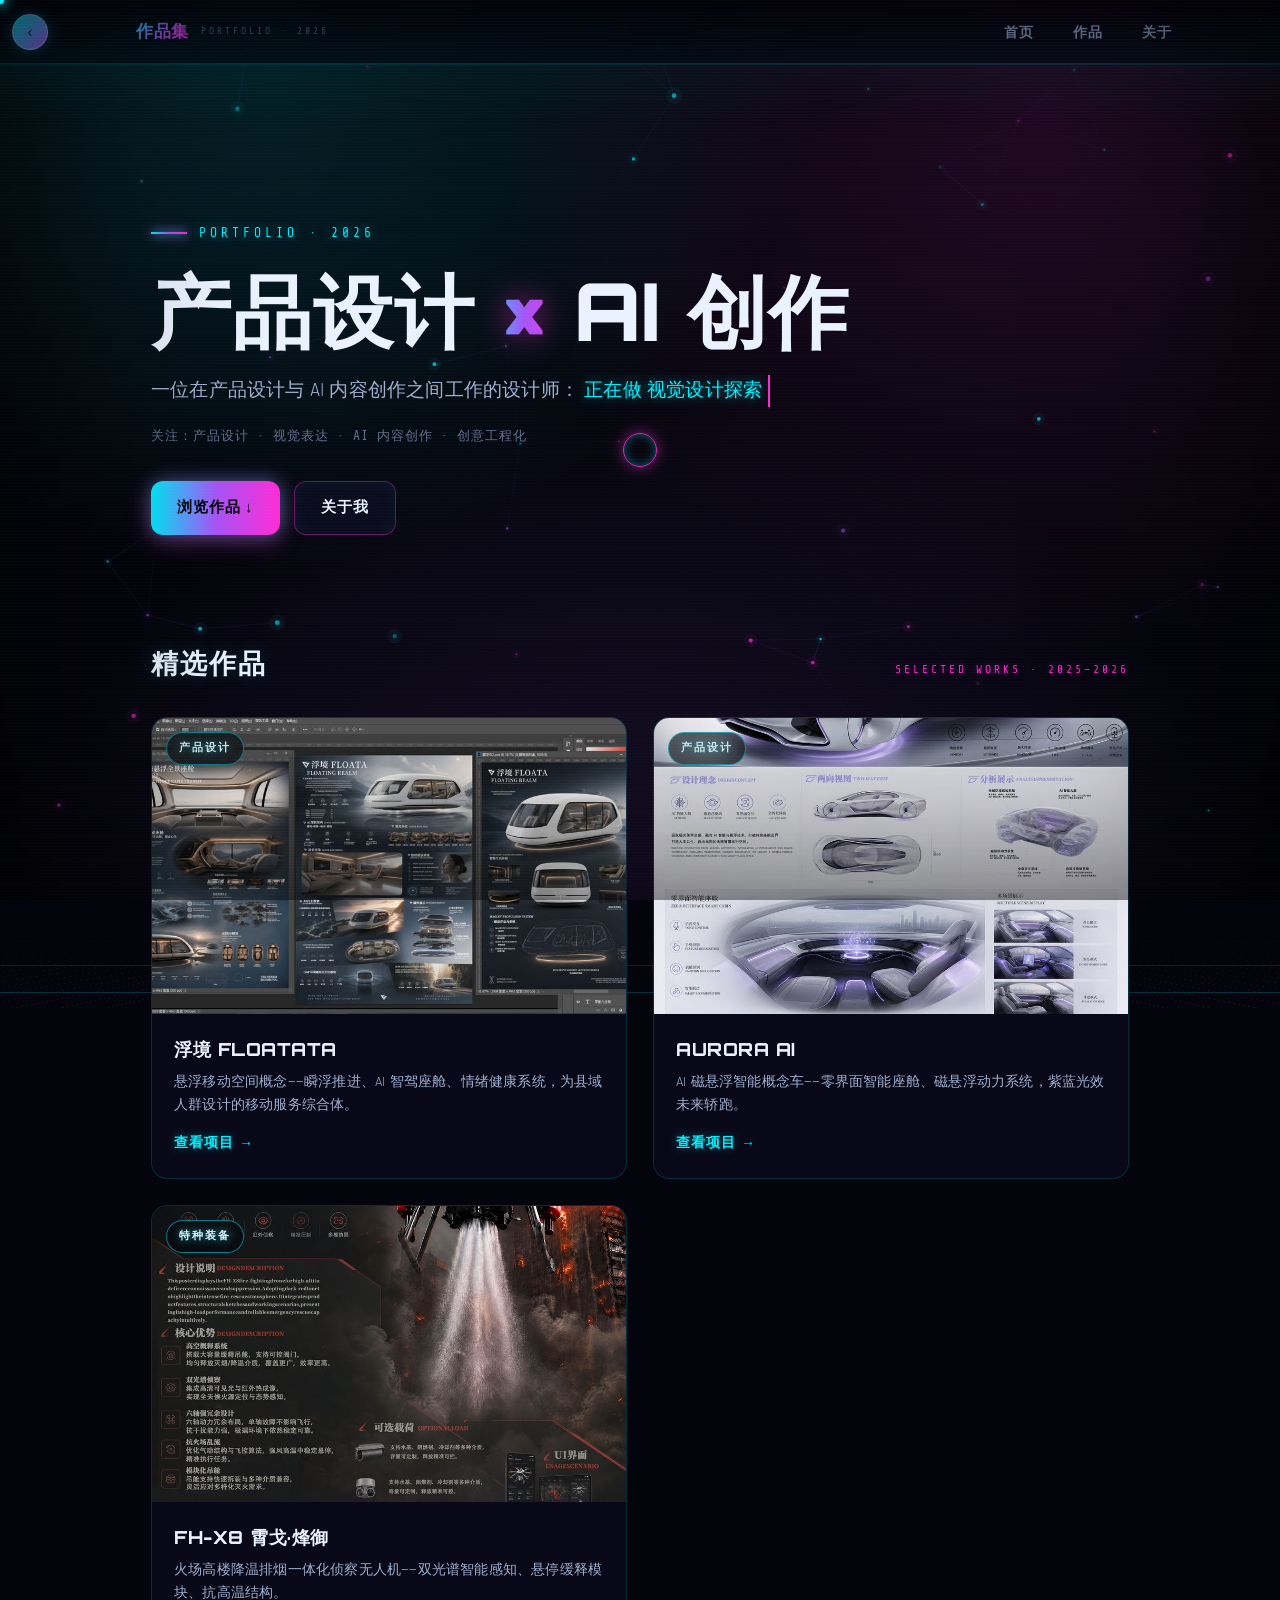
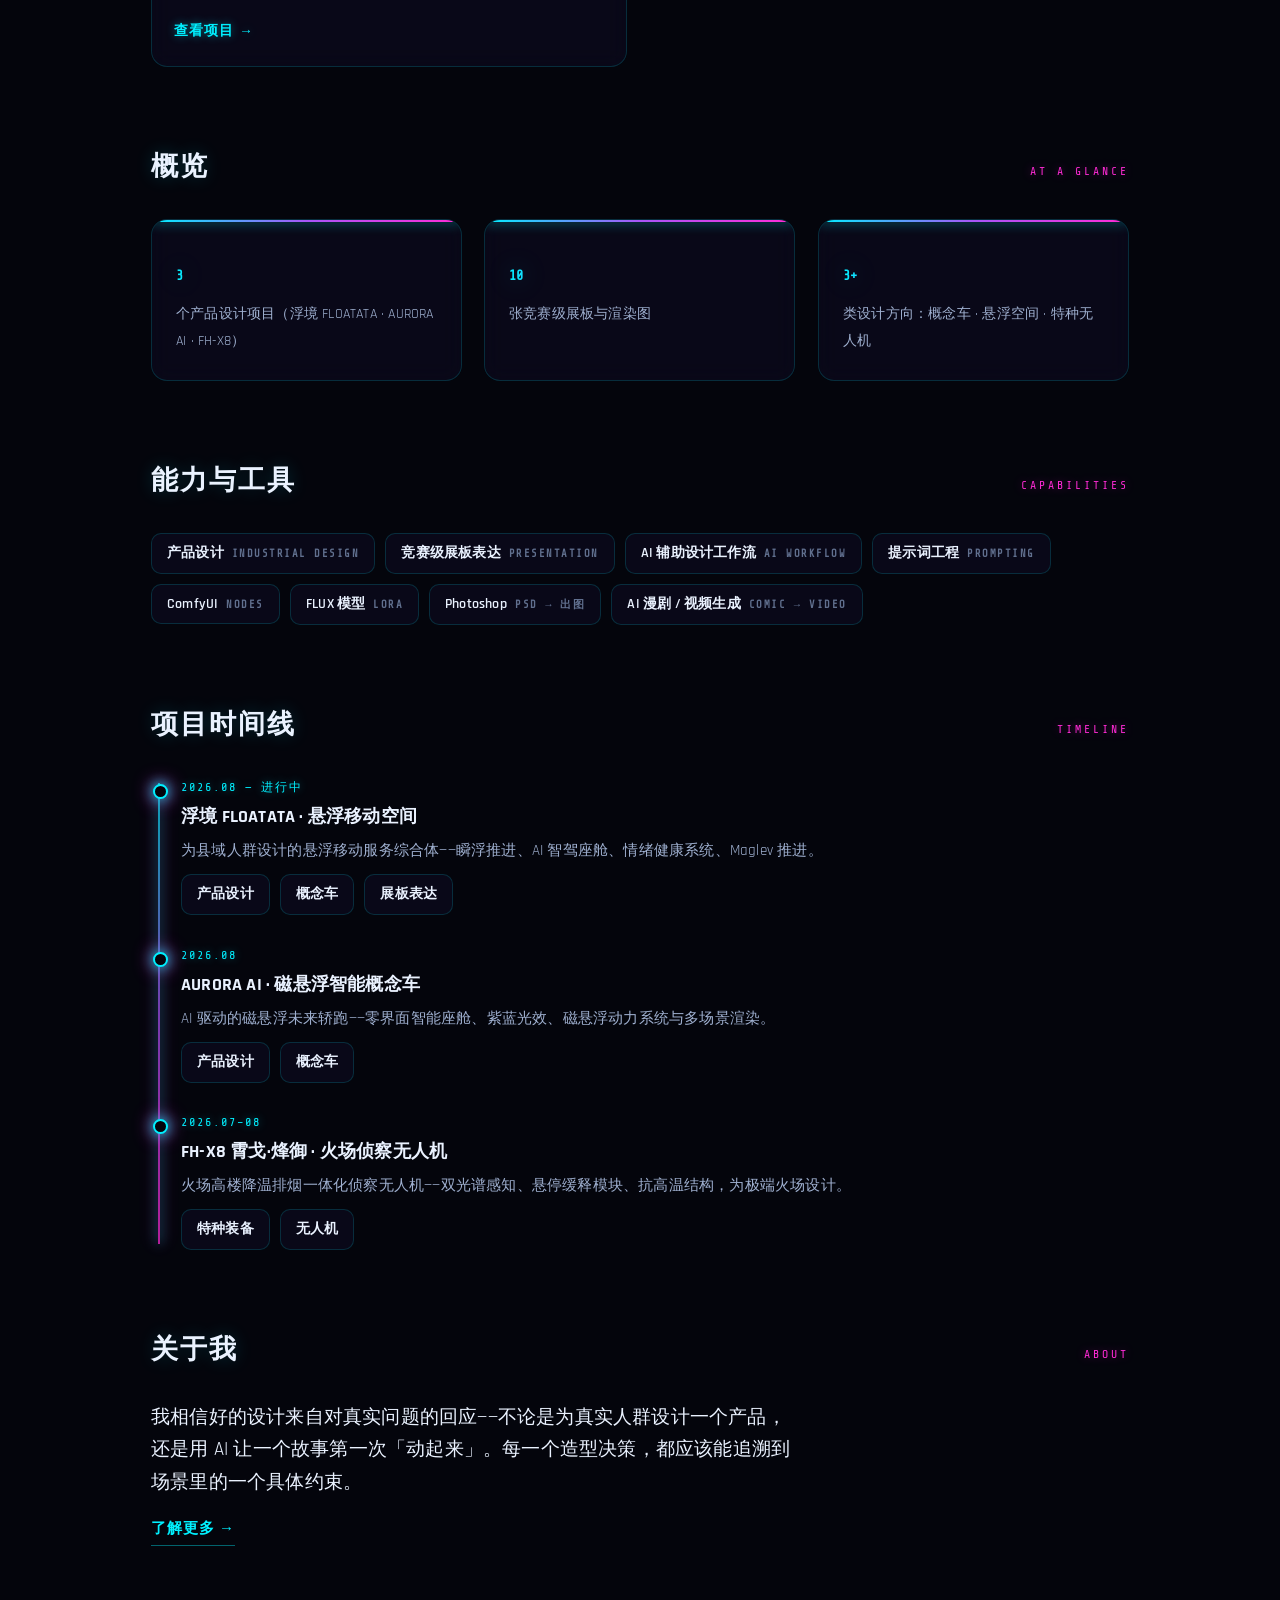
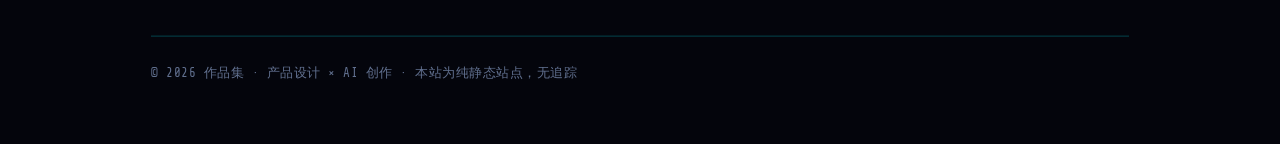
<file: index.html>
<!DOCTYPE html>
<html lang="zh-CN">
<head>
  <meta charset="UTF-8">
  <meta name="viewport" content="width=device-width, initial-scale=1.0">
  <meta name="description" content="产品设计与 AI 创作作品集 · 未来科技赛博风格 · 交互型动态网站。">
  <meta property="og:title" content="作品集 · 产品设计与 AI 创作">
  <meta property="og:description" content="交互型动态作品集网站 · 赛博朋克视觉，霓虹合成波、故障字与全息交互。">
  <meta property="og:type" content="website">
  <title>作品集 · 产品设计与 AI 创作</title>
  <link rel="icon" href="data:image/svg+xml,%3Csvg xmlns='http://www.w3.org/2000/svg' viewBox='0 0 100 100'%3E%3Cdefs%3E%3ClinearGradient id='g' x1='0' y1='0' x2='1' y2='1'%3E%3Cstop offset='0' stop-color='%2300f0ff'/%3E%3Cstop offset='1' stop-color='%23ff2bd6'/%3E%3C/linearGradient%3E%3C/defs%3E%3Crect width='100' height='100' rx='22' fill='url(%23g)'/%3E%3Ctext x='50' y='68' font-size='52' font-weight='800' fill='%2304050c' text-anchor='middle' font-family='Arial'%3E%E4%BD%9C%3C/text%3E%3C/svg%3E">
  <link rel="preconnect" href="https://fonts.googleapis.com">
  <link rel="preconnect" href="https://fonts.gstatic.com" crossorigin>
  <link href="https://fonts.googleapis.com/css2?family=Orbitron:wght@500;700;900&family=Rajdhani:wght@500;600;700&family=Share+Tech+Mono&display=swap" rel="stylesheet">
  <link rel="stylesheet" href="/site.css">
  <script src="/nav.js" defer></script>
  <script src="/fx.js" defer></script>
</head>
<body>
  <main class="site">

    <!-- ① Hero -->
    <section class="hero">
      <p class="kicker" data-parallax="8">PORTFOLIO · 2026</p>
      <h1 class="hero-title glitch" data-text="产品设计 × AI 创作" data-parallax="-16">产品设计<span class="hl"> × </span>AI 创作</h1>
      <p class="hero-sub" data-parallax="12">
        一位在产品设计与 AI 内容创作之间工作的设计师：
        <span class="typewriter" data-type-base="正在做 " data-type-words='["视觉设计探索","AI 内容创作","产品概念打磨","下一组作品"]'></span>
      </p>
      <p class="hero-note" data-parallax="18">关注：产品设计 · 视觉表达 · AI 内容创作 · 创意工程化</p>
      <div class="contact-row" data-parallax="22">
        <a class="contact-btn contact-btn--dark" href="#work">浏览作品 ↓</a>
        <a class="contact-btn contact-btn--light" href="/about/index.html">关于我</a>
      </div>
    </section>

    <!-- ② 精选作品 -->
    <section class="sect" id="work">
      <div class="sect-head reveal">
        <h2>精选作品</h2>
        <span class="no">SELECTED WORKS · 2025–2026</span>
      </div>
      <div class="work-grid">

        <!-- 浮境 FLOATATA -->
        <a class="work-card tilt reveal" href="/work/floata/index.html" data-cat="产品设计">
          <div class="wc-media">
            <span class="wc-tag">产品设计</span>
            <img src="/assets/work/floating-space.jpg"
                 srcset="/assets/work/floating-space.jpg 900w, /assets/work/floating-space-lg.jpg 1600w"
                 sizes="(max-width:760px) 100vw, 50vw"
                 alt="浮境 FLOATATA 悬浮移动空间概念展板" loading="lazy">
          </div>
          <div class="wc-info">
            <h3 class="wc-title">浮境 FLOATATA</h3>
            <p class="wc-desc">悬浮移动空间概念——瞬浮推进、AI 智驾座舱、情绪健康系统，为县域人群设计的移动服务综合体。</p>
            <span class="wc-go">查看项目 →</span>
          </div>
        </a>

        <!-- AURORA AI -->
        <a class="work-card tilt reveal" data-delay="90" href="/work/aurora/index.html" data-cat="产品设计">
          <div class="wc-media">
            <span class="wc-tag">产品设计</span>
            <img src="/assets/work/tech-sedan.jpg"
                 srcset="/assets/work/tech-sedan.jpg 900w, /assets/work/tech-sedan-lg.jpg 1600w"
                 sizes="(max-width:760px) 100vw, 50vw"
                 alt="AURORA AI 磁悬浮智能概念车展板" loading="lazy">
          </div>
          <div class="wc-info">
            <h3 class="wc-title">AURORA AI</h3>
            <p class="wc-desc">AI 磁悬浮智能概念车——零界面智能座舱、磁悬浮动力系统，紫蓝光效未来轿跑。</p>
            <span class="wc-go">查看项目 →</span>
          </div>
        </a>

        <!-- FH-X8 霄戈·烽御 -->
        <a class="work-card tilt reveal" href="/work/fh-x8/index.html" data-cat="特种装备">
          <div class="wc-media">
            <span class="wc-tag">特种装备</span>
            <img src="/assets/work/product.jpg"
                 srcset="/assets/work/product.jpg 900w, /assets/work/product-lg.jpg 1600w"
                 sizes="(max-width:760px) 100vw, 50vw"
                 alt="FH-X8 霄戈·烽御 火场侦察无人机展板" loading="lazy">
          </div>
          <div class="wc-info">
            <h3 class="wc-title">FH-X8 霄戈·烽御</h3>
            <p class="wc-desc">火场高楼降温排烟一体化侦察无人机——双光谱智能感知、悬停缓释模块、抗高温结构。</p>
            <span class="wc-go">查看项目 →</span>
          </div>
        </a>

      </div>
    </section>

    <!-- ③ 数据概览 -->
    <section class="sect">
      <div class="sect-head reveal">
        <h2>概览</h2>
        <span class="no">AT A GLANCE</span>
      </div>
      <div class="stats">
        <div class="stat reveal"><b><span class="countup" data-count="3">0</span></b><span>个产品设计项目（浮境 FLOATATA · AURORA AI · FH-X8）</span></div>
        <div class="stat reveal" data-delay="90"><b><span class="countup" data-count="11">0</span></b><span>张竞赛级展板与渲染图</span></div>
        <div class="stat reveal" data-delay="180"><b><span class="countup" data-count="3" data-suffix="+">0</span></b><span>类设计方向：概念车 · 悬浮空间 · 特种无人机</span></div>
      </div>
    </section>

    <!-- ④ 能力与工具 -->
    <section class="sect">
      <div class="sect-head reveal">
        <h2>能力与工具</h2>
        <span class="no">CAPABILITIES</span>
      </div>
      <div class="chips reveal">
        <span class="chip">产品设计 <em>INDUSTRIAL DESIGN</em></span>
        <span class="chip">竞赛级展板表达 <em>PRESENTATION</em></span>
        <span class="chip">AI 辅助设计工作流 <em>AI WORKFLOW</em></span>
        <span class="chip">提示词工程 <em>PROMPTING</em></span>
        <span class="chip">ComfyUI <em>NODES</em></span>
        <span class="chip">FLUX 模型 <em>LORA</em></span>
        <span class="chip">Photoshop <em>PSD → 出图</em></span>
        <span class="chip">AI 漫剧 / 视频生成 <em>COMIC → VIDEO</em></span>
      </div>
    </section>

    <!-- ⑤ 比赛与创作时间线 -->
    <section class="sect">
      <div class="sect-head reveal">
        <h2>项目时间线</h2>
        <span class="no">TIMELINE</span>
      </div>
      <div class="timeline">
        <div class="tl-item reveal">
          <div class="tl-date">2026.08 — 进行中</div>
          <h3>浮境 FLOATATA · 悬浮移动空间</h3>
          <p>为县域人群设计的悬浮移动服务综合体——瞬浮推进、AI 智驾座舱、情绪健康系统、Maglev 推进。</p>
          <div class="chips tl-tags"><span class="chip">产品设计</span><span class="chip">概念车</span><span class="chip">展板表达</span></div>
        </div>
        <div class="tl-item reveal">
          <div class="tl-date">2026.08</div>
          <h3>AURORA AI · 磁悬浮智能概念车</h3>
          <p>AI 驱动的磁悬浮未来轿跑——零界面智能座舱、紫蓝光效、磁悬浮动力系统与多场景渲染。</p>
          <div class="chips tl-tags"><span class="chip">产品设计</span><span class="chip">概念车</span></div>
        </div>
        <div class="tl-item reveal">
          <div class="tl-date">2026.07–08</div>
          <h3>FH-X8 霄戈·烽御 · 火场侦察无人机</h3>
          <p>火场高楼降温排烟一体化侦察无人机——双光谱感知、悬停缓释模块、抗高温结构，为极端火场设计。</p>
          <div class="chips tl-tags"><span class="chip">特种装备</span><span class="chip">无人机</span></div>
        </div>
      </div>
    </section>

    <!-- ⑥ 关于 teaser -->
    <section class="sect">
      <div class="sect-head reveal">
        <h2>关于我</h2>
        <span class="no">ABOUT</span>
      </div>
      <p class="reveal" style="font-size:19px; max-width:640px;">我相信好的设计来自对真实问题的回应——不论是为真实人群设计一个产品，还是用 AI 让一个故事第一次「动起来」。每一个造型决策，都应该能追溯到场景里的一个具体约束。</p>
      <a class="more-link reveal" href="/about/index.html">了解更多 →</a>
    </section>

    <!-- ⑤ 页脚 -->
    <footer class="site-footer reveal">
      <p class="small">© <span id="year">2026</span> 作品集 · 产品设计 × AI 创作 · 本站为纯静态站点，无追踪</p>
    </footer>

  </main>
  <script>document.getElementById('year').textContent = new Date().getFullYear();</script>
</body>
</html>
</file>
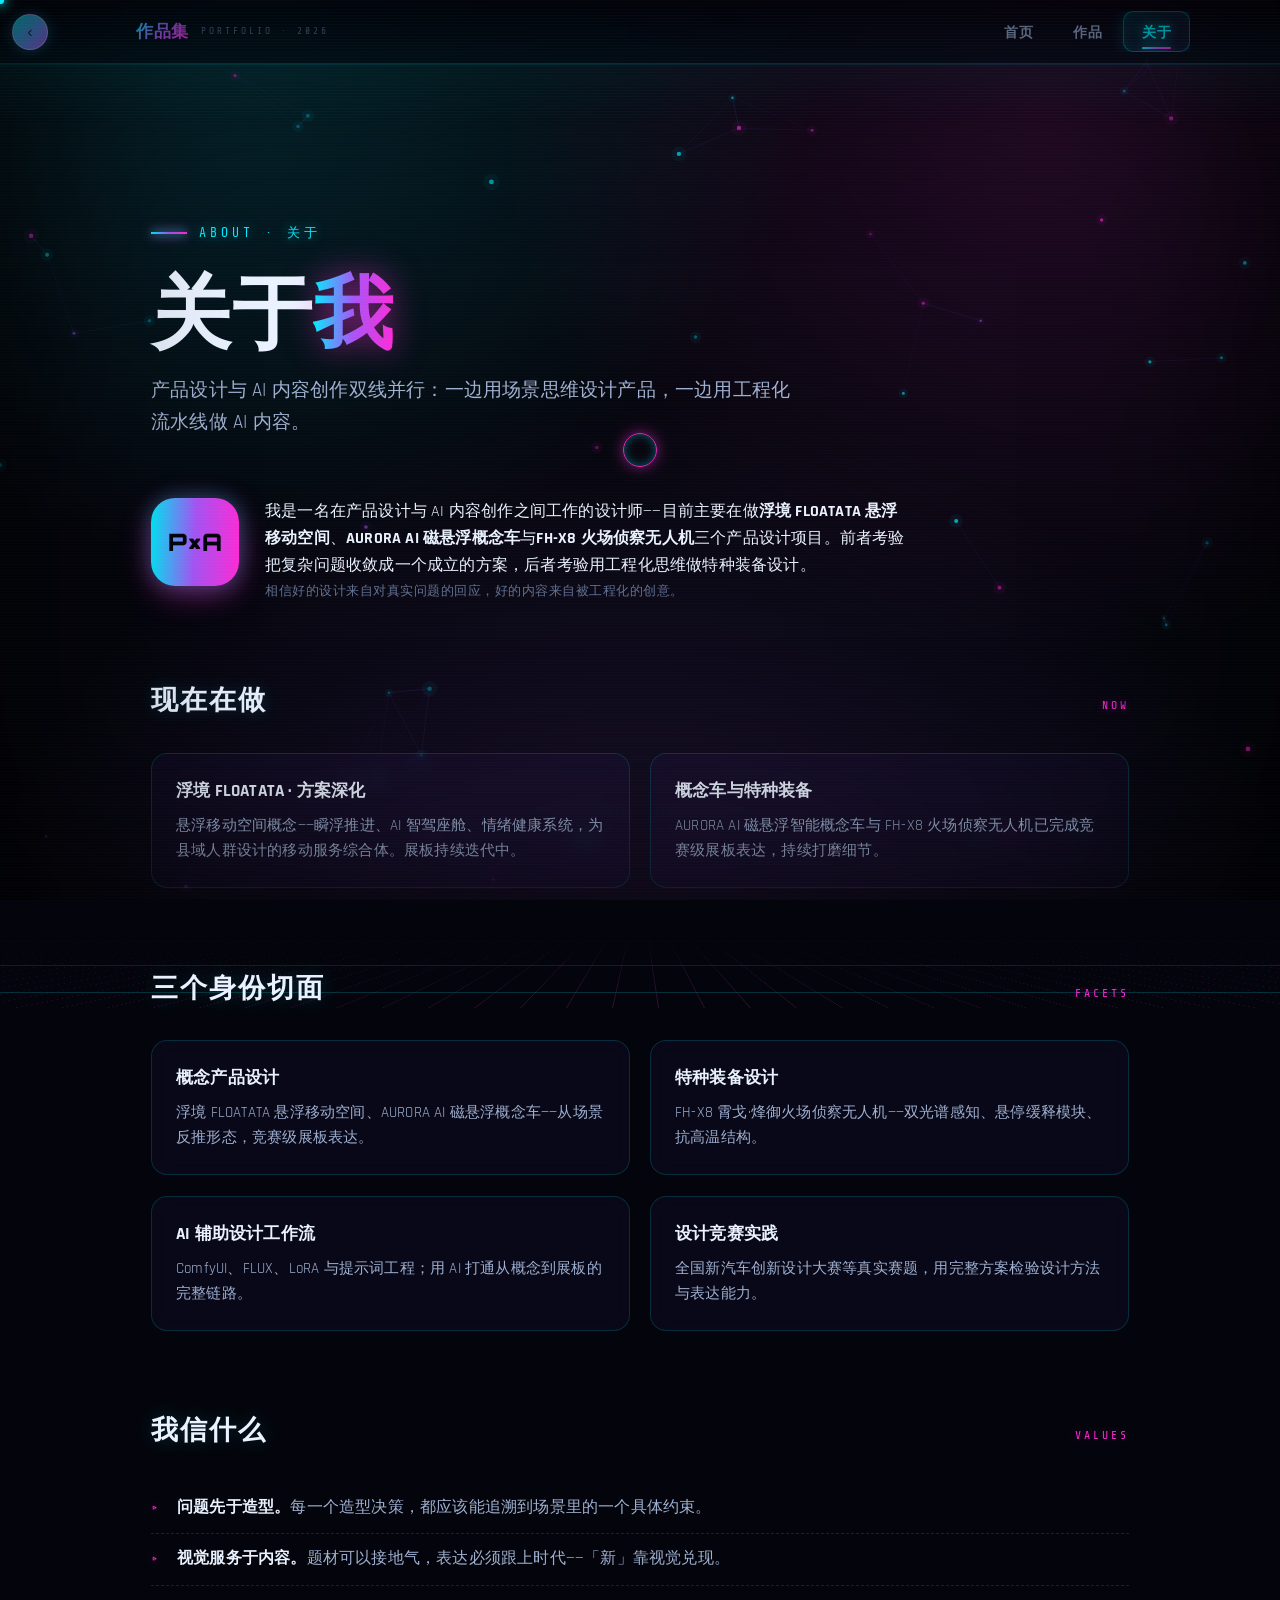
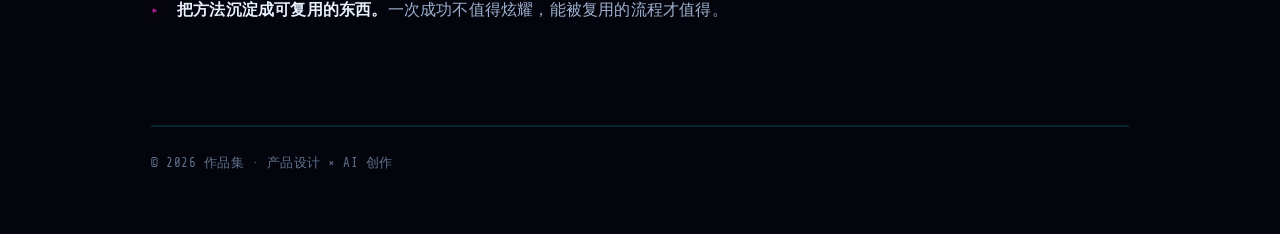
<file: about/index.html>
<!DOCTYPE html>
<html lang="zh-CN">
<head>
  <meta charset="UTF-8">
  <meta name="viewport" content="width=device-width, initial-scale=1.0">
  <meta name="description" content="关于我：产品设计与 AI 创作方向，正在做的事、关注的方向与价值观。">
  <title>关于 · 产品设计 × AI 创作</title>
  <link rel="icon" href="data:image/svg+xml,%3Csvg xmlns='http://www.w3.org/2000/svg' viewBox='0 0 100 100'%3E%3Cdefs%3E%3ClinearGradient id='g' x1='0' y1='0' x2='1' y2='1'%3E%3Cstop offset='0' stop-color='%2322d3ee'/%3E%3Cstop offset='1' stop-color='%238b5cf6'/%3E%3C/linearGradient%3E%3C/defs%3E%3Crect width='100' height='100' rx='22' fill='url(%23g)'/%3E%3Ctext x='50' y='68' font-size='52' font-weight='800' fill='%2306111f' text-anchor='middle' font-family='Arial'%3E%E4%BD%9C%3C/text%3E%3C/svg%3E">
  <link rel="preconnect" href="https://fonts.googleapis.com">
  <link rel="preconnect" href="https://fonts.gstatic.com" crossorigin>
  <link href="https://fonts.googleapis.com/css2?family=Orbitron:wght@500;700;900&family=Rajdhani:wght@500;600;700&family=Share+Tech+Mono&display=swap" rel="stylesheet">
  <link rel="stylesheet" href="/site.css">
  <script src="/nav.js" defer></script>
  <script src="/fx.js" defer></script>
</head>
<body>
  <main class="site">

    <section class="hero">
      <p class="kicker reveal">ABOUT · 关于</p>
      <h1 class="hero-title reveal" data-delay="80">关于<span class="hl">我</span></h1>
      <p class="hero-sub reveal" data-delay="160">产品设计与 AI 内容创作双线并行：一边用场景思维设计产品，一边用工程化流水线做 AI 内容。</p>
    </section>

    <section class="about-head reveal" data-delay="120" style="margin: 10px 0 40px;">
      <div class="about-avatar">P×A</div>
      <div style="max-width:640px;">
        <p style="margin-top:0;">我是一名在产品设计与 AI 内容创作之间工作的设计师——目前主要在做<strong>浮境 FLOATATA 悬浮移动空间</strong>、<strong>AURORA AI 磁悬浮概念车</strong>与<strong>FH-X8 火场侦察无人机</strong>三个产品设计项目。前者考验把复杂问题收敛成一个成立的方案，后者考验用工程化思维做特种装备设计。</p>
        <p class="meta">相信好的设计来自对真实问题的回应，好的内容来自被工程化的创意。</p>
      </div>
    </section>

    <section class="sect">
      <div class="sect-head reveal">
        <h2>现在在做</h2>
        <span class="no">NOW</span>
      </div>
      <div class="grid-2">
        <div class="blk reveal">
          <h3>浮境 FLOATATA · 方案深化</h3>
          <p>悬浮移动空间概念——瞬浮推进、AI 智驾座舱、情绪健康系统，为县域人群设计的移动服务综合体。展板持续迭代中。</p>
        </div>
        <div class="blk reveal" data-delay="90">
          <h3>概念车与特种装备</h3>
          <p>AURORA AI 磁悬浮智能概念车与 FH-X8 火场侦察无人机已完成竞赛级展板表达，持续打磨细节。</p>
        </div>
      </div>
    </section>

    <section class="sect">
      <div class="sect-head reveal">
        <h2>三个身份切面</h2>
        <span class="no">FACETS</span>
      </div>
      <div class="grid-2">
        <div class="blk reveal">
          <h3>概念产品设计</h3>
          <p>浮境 FLOATATA 悬浮移动空间、AURORA AI 磁悬浮概念车——从场景反推形态，竞赛级展板表达。</p>
        </div>
        <div class="blk reveal" data-delay="70">
          <h3>特种装备设计</h3>
          <p>FH-X8 霄戈·烽御火场侦察无人机——双光谱感知、悬停缓释模块、抗高温结构。</p>
        </div>
        <div class="blk reveal">
          <h3>AI 辅助设计工作流</h3>
          <p>ComfyUI、FLUX、LoRA 与提示词工程；用 AI 打通从概念到展板的完整链路。</p>
        </div>
        <div class="blk reveal" data-delay="70">
          <h3>设计竞赛实践</h3>
          <p>全国新汽车创新设计大赛等真实赛题，用完整方案检验设计方法与表达能力。</p>
        </div>
      </div>
    </section>

    <section class="sect">
      <div class="sect-head reveal">
        <h2>我信什么</h2>
        <span class="no">VALUES</span>
      </div>
      <ul class="values reveal" style="list-style:none; margin-left:0;">
        <li><strong>问题先于造型。</strong>每一个造型决策，都应该能追溯到场景里的一个具体约束。</li>
        <li><strong>视觉服务于内容。</strong>题材可以接地气，表达必须跟上时代——「新」靠视觉兑现。</li>
        <li><strong>把方法沉淀成可复用的东西。</strong>一次成功不值得炫耀，能被复用的流程才值得。</li>
      </ul>
    </section>

    <footer class="site-footer reveal">
      <p class="small">© <span id="year">2026</span> 作品集 · 产品设计 × AI 创作</p>
    </footer>

  </main>
  <script>document.getElementById('year').textContent = new Date().getFullYear();</script>
</body>
</html>
</file>
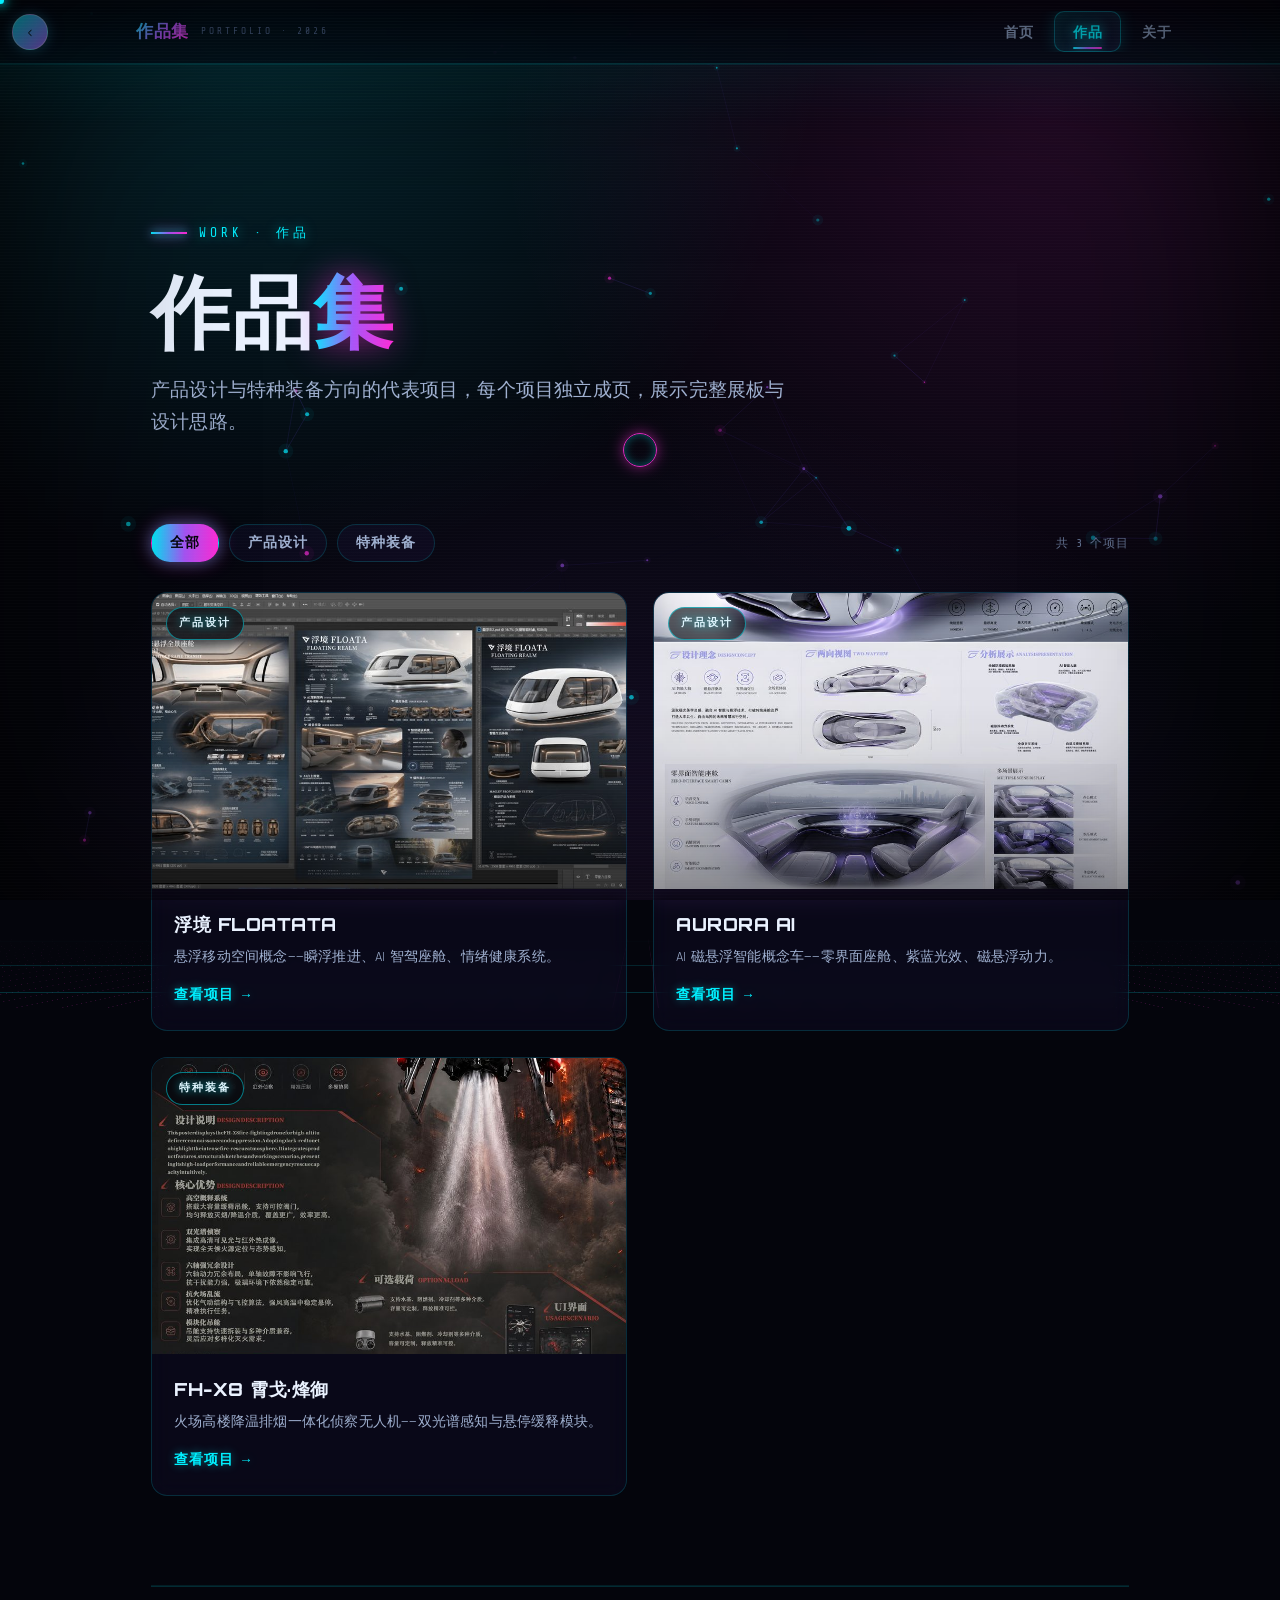
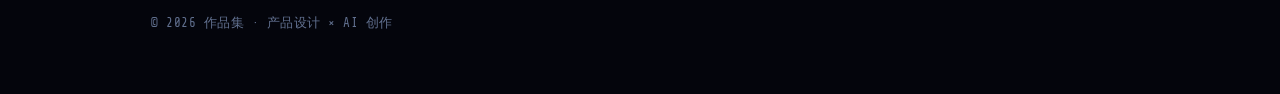
<file: work/index.html>
<!DOCTYPE html>
<html lang="zh-CN">
<head>
  <meta charset="UTF-8">
  <meta name="viewport" content="width=device-width, initial-scale=1.0">
  <meta name="description" content="全部作品：浮境 FLOATATA 悬浮移动空间、AURORA AI 磁悬浮概念车、FH-X8 火场侦察无人机。">
  <title>作品 · 产品设计 × AI 创作</title>
  <link rel="icon" href="data:image/svg+xml,%3Csvg xmlns='http://www.w3.org/2000/svg' viewBox='0 0 100 100'%3E%3Cdefs%3E%3ClinearGradient id='g' x1='0' y1='0' x2='1' y2='1'%3E%3Cstop offset='0' stop-color='%2322d3ee'/%3E%3Cstop offset='1' stop-color='%238b5cf6'/%3E%3C/linearGradient%3E%3C/defs%3E%3Crect width='100' height='100' rx='22' fill='url(%23g)'/%3E%3Ctext x='50' y='68' font-size='52' font-weight='800' fill='%2306111f' text-anchor='middle' font-family='Arial'%3E%E4%BD%9C%3C/text%3E%3C/svg%3E">
  <link rel="preconnect" href="https://fonts.googleapis.com">
  <link rel="preconnect" href="https://fonts.gstatic.com" crossorigin>
  <link href="https://fonts.googleapis.com/css2?family=Orbitron:wght@500;700;900&family=Rajdhani:wght@500;600;700&family=Share+Tech+Mono&display=swap" rel="stylesheet">
  <link rel="stylesheet" href="/site.css">
  <script src="/nav.js" defer></script>
  <script src="/fx.js" defer></script>
</head>
<body>
  <main class="site">

    <section class="hero">
      <p class="kicker" data-parallax="8">WORK · 作品</p>
      <h1 class="hero-title" data-parallax="-16">作品<span class="hl">集</span></h1>
      <p class="hero-sub" data-parallax="12">产品设计与特种装备方向的代表项目，每个项目独立成页，展示完整展板与设计思路。</p>
    </section>

    <section class="sect" style="margin-top:36px;">
      <div class="filters reveal">
        <button class="filter-btn on" data-filter="all" type="button">全部</button>
        <button class="filter-btn" data-filter="design" type="button">产品设计</button>
        <button class="filter-btn" data-filter="special" type="button">特种装备</button>
        <span class="filter-count" style="margin-left:auto;font-family:var(--mono);font-size:12px;color:var(--dim);align-self:center;letter-spacing:1px;">共 3 个项目</span>
      </div>

      <div class="work-grid">

        <!-- 浮境 FLOATATA -->
        <a class="work-card tilt reveal" href="/work/floata/index.html" data-cat="design">
          <div class="wc-media">
            <span class="wc-tag">产品设计</span>
            <img src="/assets/work/floating-space.jpg"
                 srcset="/assets/work/floating-space.jpg 900w, /assets/work/floating-space-lg.jpg 1600w"
                 sizes="(max-width:760px) 100vw, 50vw"
                 alt="浮境 FLOATATA 展板" loading="lazy">
          </div>
          <div class="wc-info">
            <h3 class="wc-title">浮境 FLOATATA</h3>
            <p class="wc-desc">悬浮移动空间概念——瞬浮推进、AI 智驾座舱、情绪健康系统。</p>
            <span class="wc-go">查看项目 →</span>
          </div>
        </a>

        <!-- AURORA AI -->
        <a class="work-card tilt reveal" data-delay="90" href="/work/aurora/index.html" data-cat="design">
          <div class="wc-media">
            <span class="wc-tag">产品设计</span>
            <img src="/assets/work/tech-sedan.jpg"
                 srcset="/assets/work/tech-sedan.jpg 900w, /assets/work/tech-sedan-lg.jpg 1600w"
                 sizes="(max-width:760px) 100vw, 50vw"
                 alt="AURORA AI 概念车展板" loading="lazy">
          </div>
          <div class="wc-info">
            <h3 class="wc-title">AURORA AI</h3>
            <p class="wc-desc">AI 磁悬浮智能概念车——零界面座舱、紫蓝光效、磁悬浮动力。</p>
            <span class="wc-go">查看项目 →</span>
          </div>
        </a>

        <!-- FH-X8 -->
        <a class="work-card tilt reveal" href="/work/fh-x8/index.html" data-cat="special">
          <div class="wc-media">
            <span class="wc-tag">特种装备</span>
            <img src="/assets/work/product.jpg"
                 srcset="/assets/work/product.jpg 900w, /assets/work/product-lg.jpg 1600w"
                 sizes="(max-width:760px) 100vw, 50vw"
                 alt="FH-X8 霄戈·烽御 无人机展板" loading="lazy">
          </div>
          <div class="wc-info">
            <h3 class="wc-title">FH-X8 霄戈·烽御</h3>
            <p class="wc-desc">火场高楼降温排烟一体化侦察无人机——双光谱感知与悬停缓释模块。</p>
            <span class="wc-go">查看项目 →</span>
          </div>
        </a>

      </div>
    </section>

    <footer class="site-footer reveal">
      <p class="small">© <span id="year">2026</span> 作品集 · 产品设计 × AI 创作</p>
    </footer>

  </main>
  <script>document.getElementById('year').textContent = new Date().getFullYear();</script>
</body>
</html>
</file>
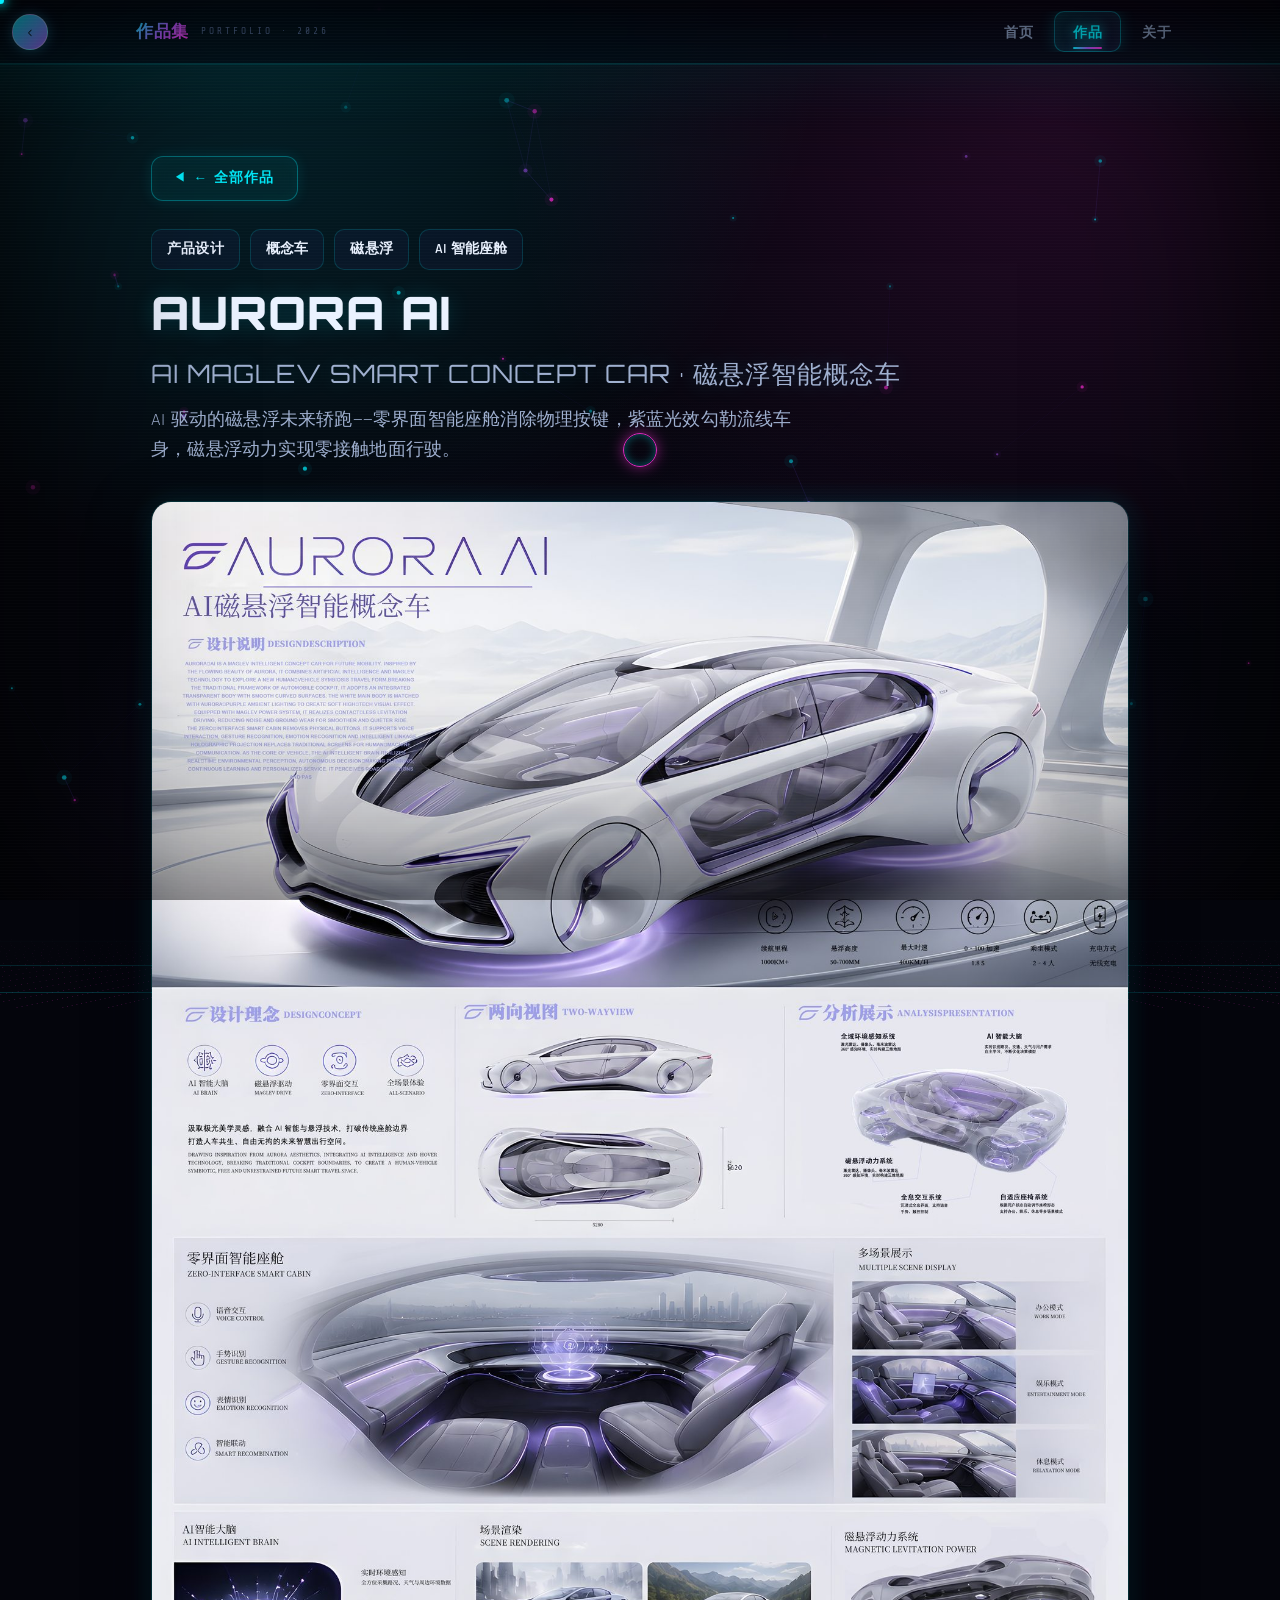
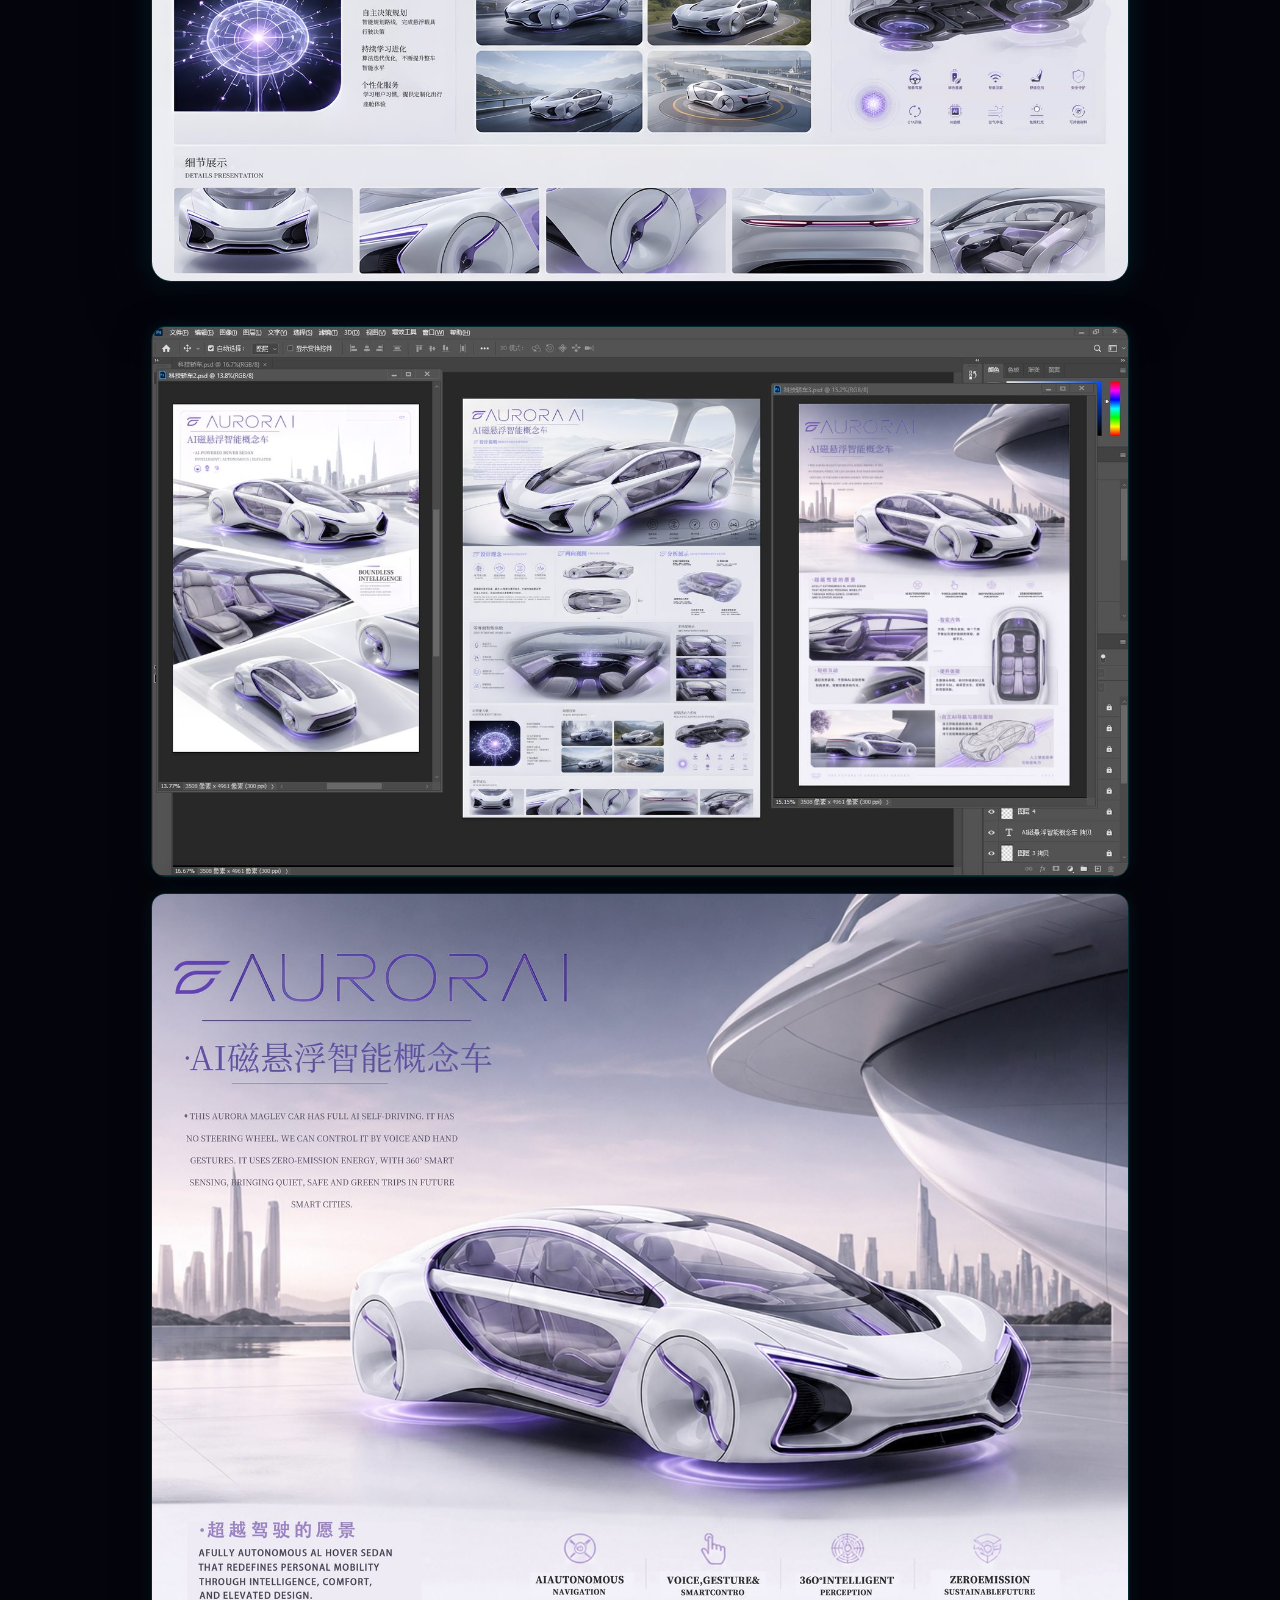
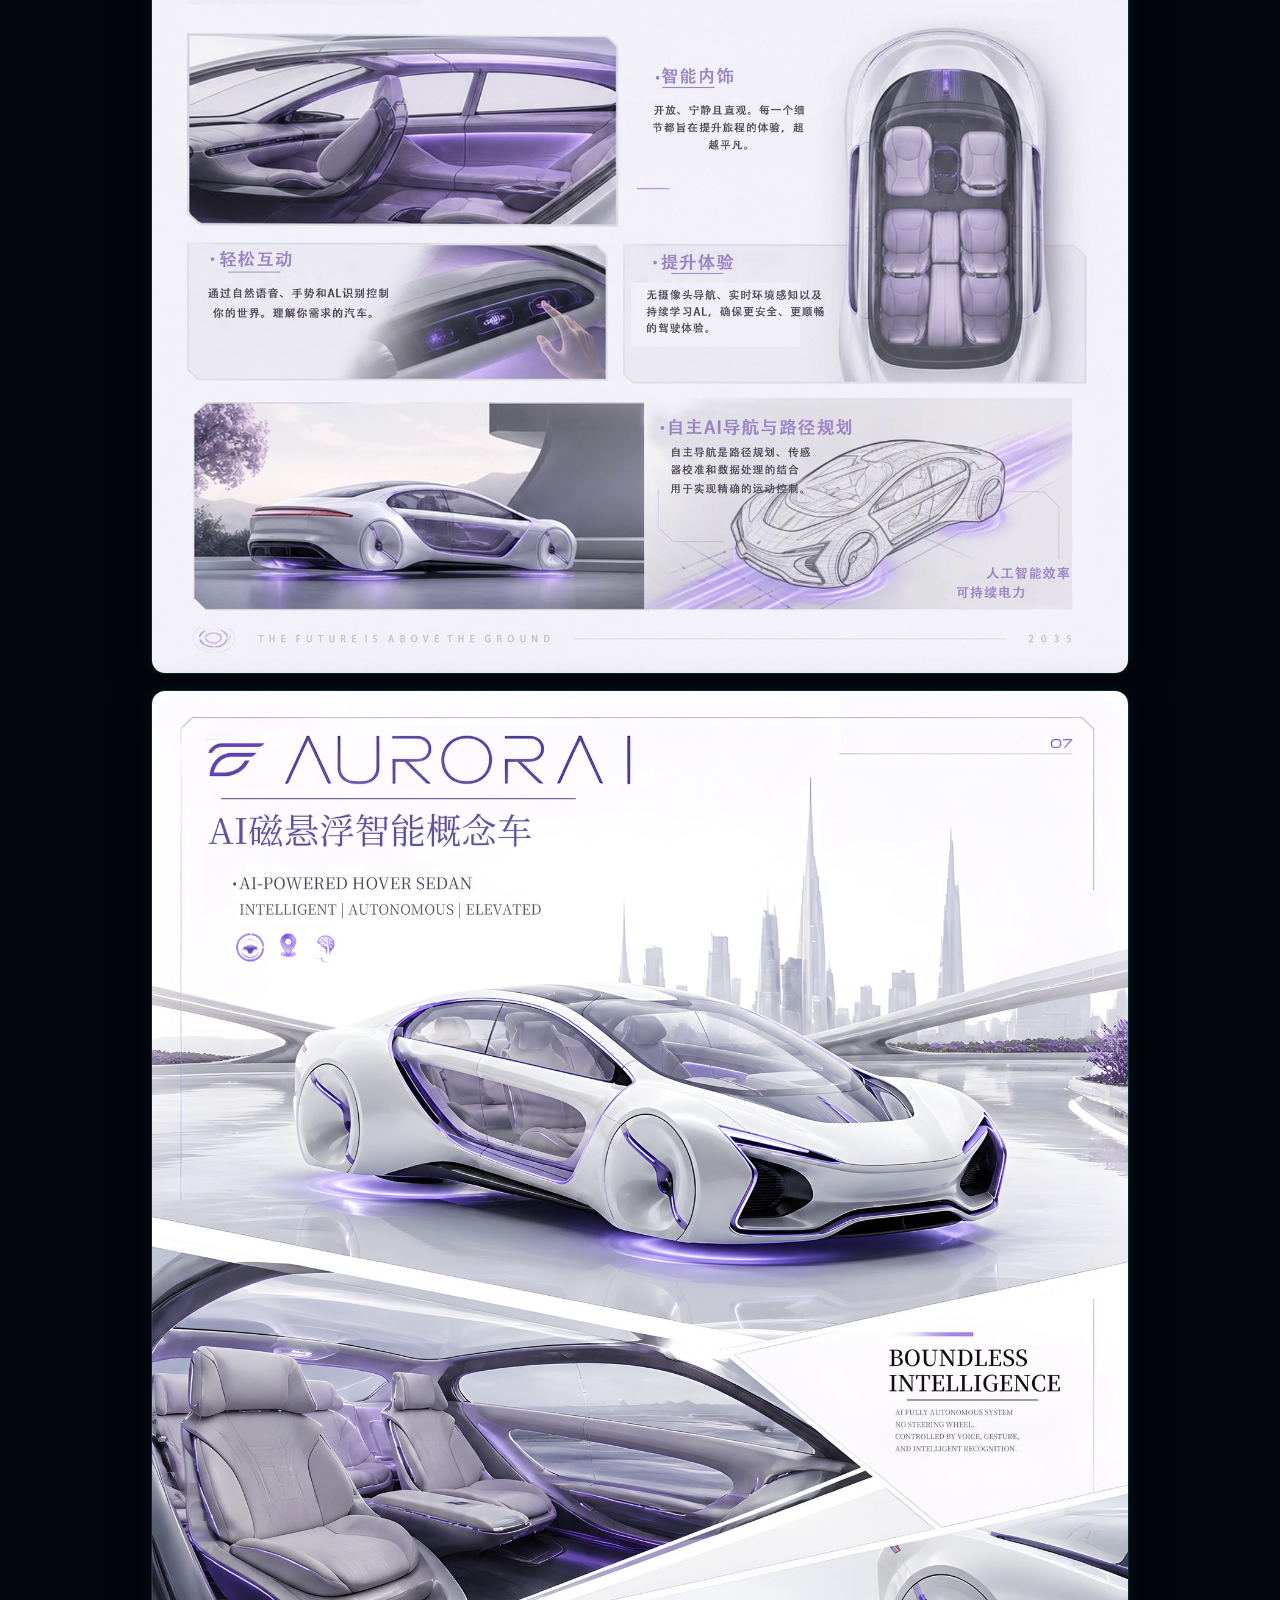
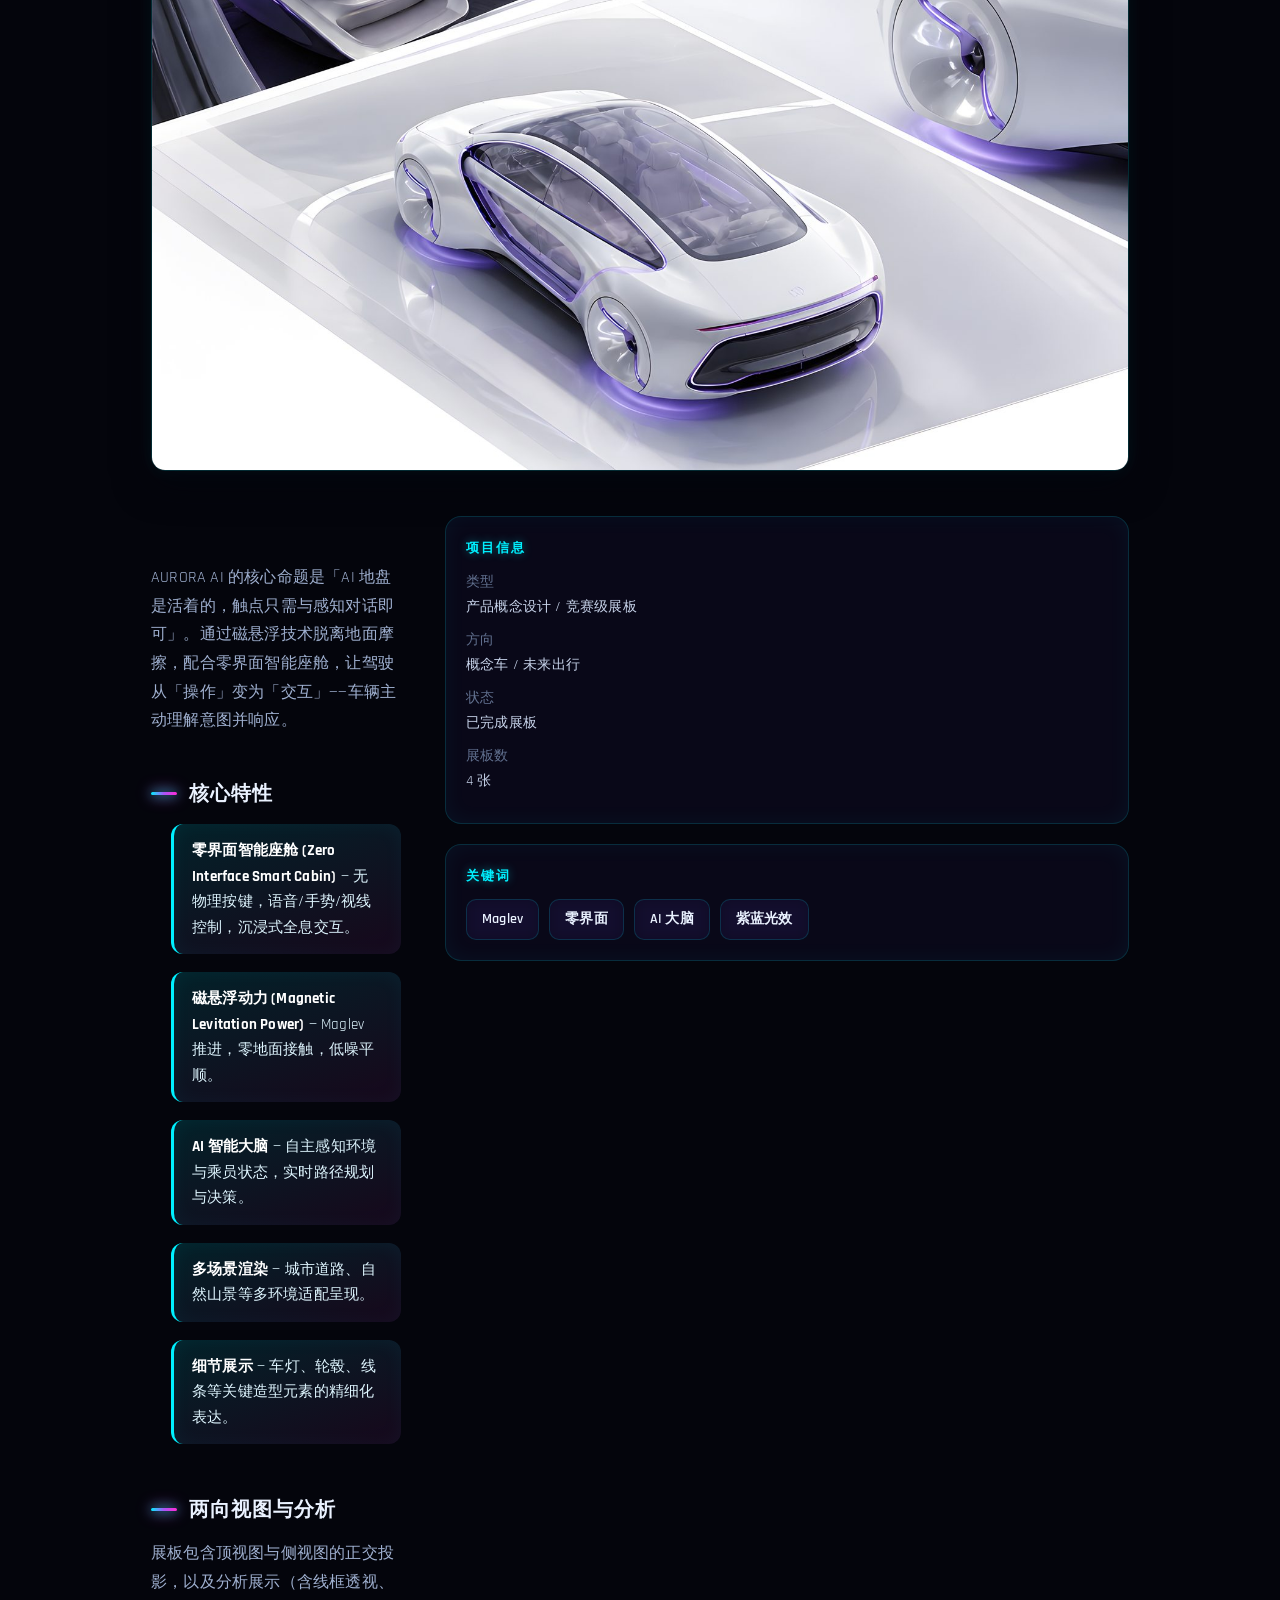
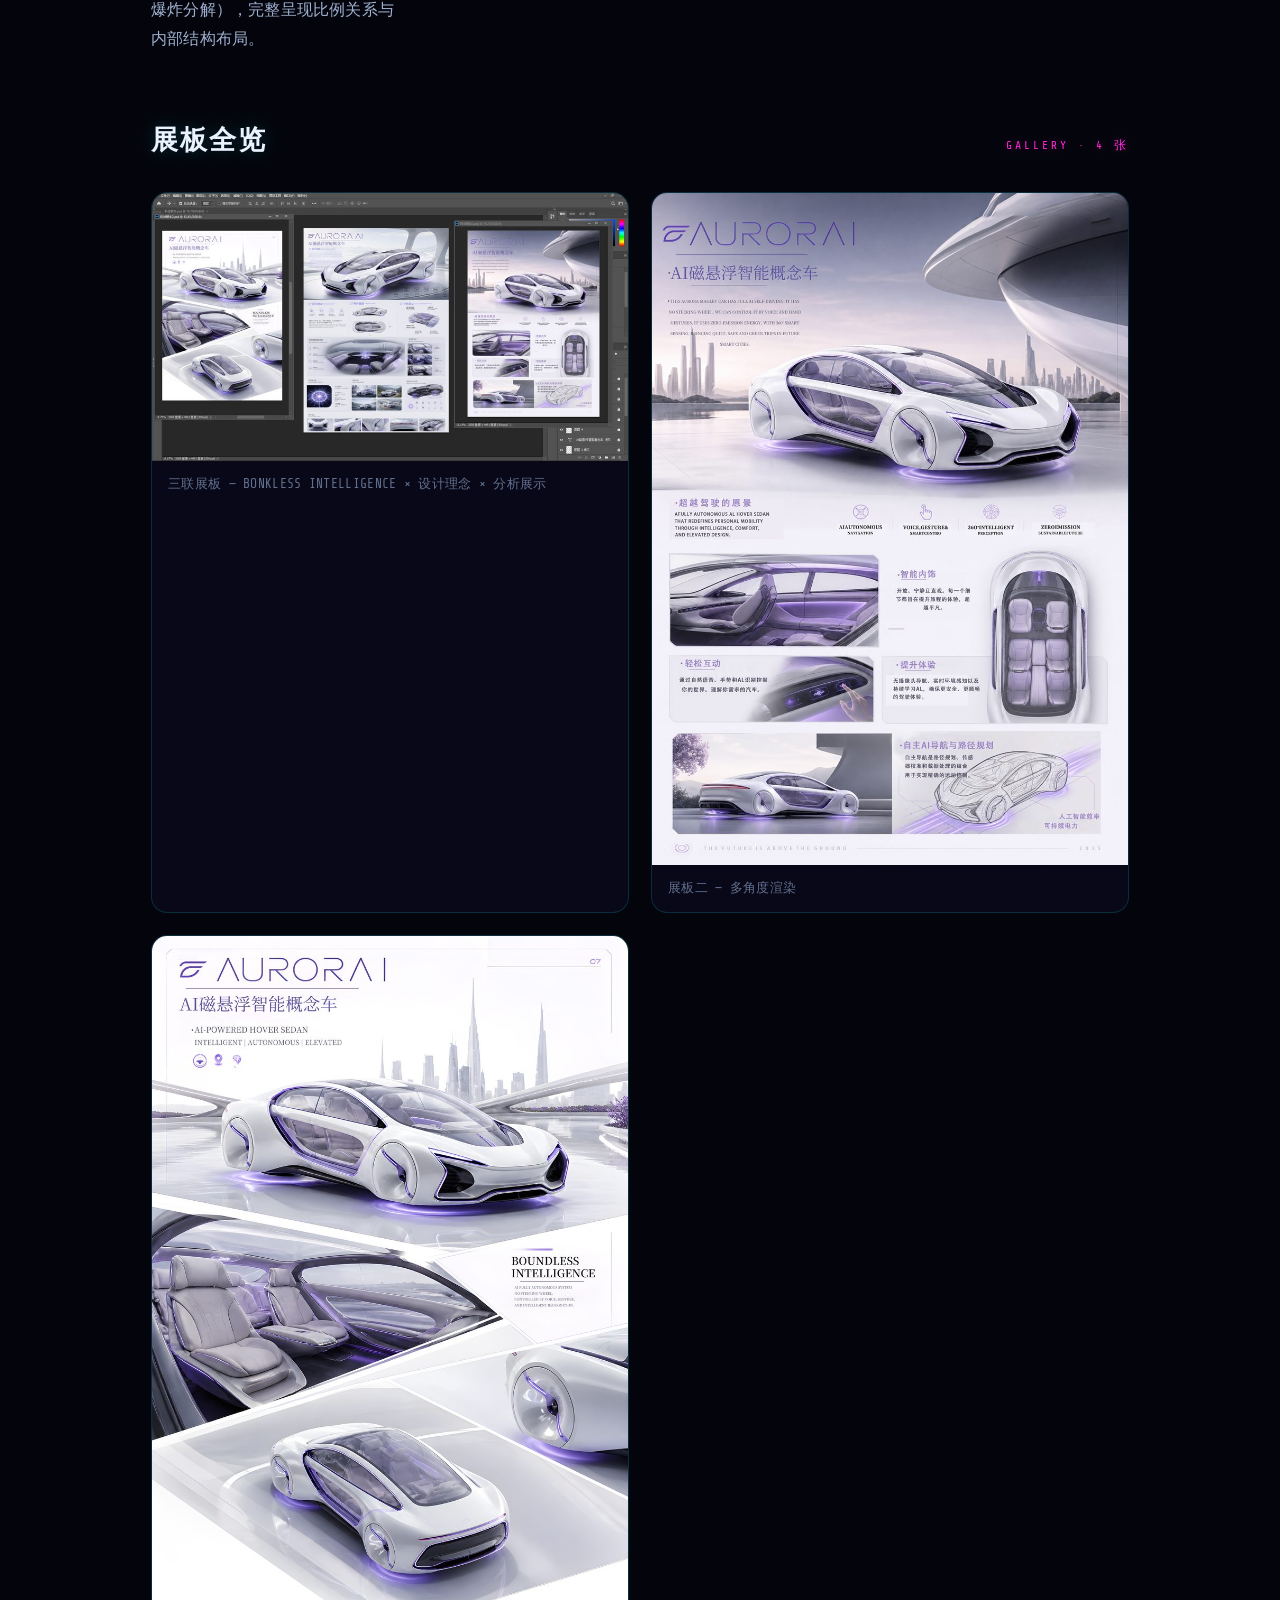
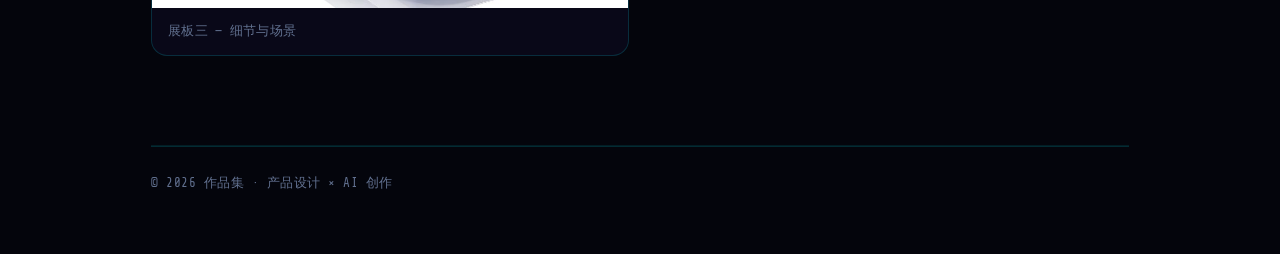
<file: work/aurora/index.html>
<!DOCTYPE html>
<html lang="zh-CN">
<head>
  <meta charset="UTF-8">
  <meta name="viewport" content="width=device-width, initial-scale=1.0">
  <meta name="description" content="AURORA AI：AI 磁悬浮智能概念车——零界面智能座舱、紫蓝光效、磁悬浮动力系统。竞赛级展板全览。">
  <title>AURORA AI · 磁悬浮智能概念车</title>
  <link rel="icon" href="data:image/svg+xml,%3Csvg xmlns='http://www.w3.org/2000/svg' viewBox='0 0 100 100'%3E%3Cdefs%3E%3ClinearGradient id='g' x1='0' y1='0' x2='1' y2='1'%3E%3Cstop offset='0' stop-color='%2322d3ee'/%3E%3Cstop offset='1' stop-color='%238b5cf6'/%3E%3C/linearGradient%3E%3C/defs%3E%3Crect width='100' height='100' rx='22' fill='url(%23g)'/%3E%3Ctext x='50' y='68' font-size='52' font-weight='800' fill='%2306111f' text-anchor='middle' font-family='Arial'%3EA%3C/text%3E%3C/svg%3E">
  <link rel="preconnect" href="https://fonts.googleapis.com">
  <link rel="preconnect" href="https://fonts.gstatic.com" crossorigin>
  <link href="https://fonts.googleapis.com/css2?family=Orbitron:wght@500;700;900&family=Rajdhani:wght@500;600;700&family=Share+Tech+Mono&display=swap" rel="stylesheet">
  <link rel="stylesheet" href="/site.css">
  <script src="/nav.js" defer></script>
  <script src="/fx.js" defer></script>
</head>
<body>
  <main class="site">

    <a class="back-link reveal" href="/work/index.html">← 全部作品</a>

    <div class="proj-tags reveal">
      <span class="chip">产品设计</span>
      <span class="chip">概念车</span>
      <span class="chip">磁悬浮</span>
      <span class="chip">AI 智能座舱</span>
    </div>

    <h1 class="proj-title reveal" data-delay="60">AURORA AI<br><span style="font-size:.55em;font-weight:400;color:var(--muted);letter-spacing:1px;">AI MAGLEV SMART CONCEPT CAR · 磁悬浮智能概念车</span></h1>
    <p class="proj-lead reveal" data-delay="120">AI 驱动的磁悬浮未来轿跑——零界面智能座舱消除物理按键，紫蓝光效勾勒流线车身，磁悬浮动力实现零接触地面行驶。</p>

    <!-- 展板大图 -->
    <div class="proj-hero reveal" data-delay="180">
      <img src="/assets/work/tech-sedan-lg.jpg"
           srcset="/assets/work/tech-sedan.jpg 900w, /assets/work/tech-sedan-lg.jpg 1600w"
           sizes="100vw"
           alt="AURORA AI 主展板：整车渲染、设计理念、两向视图、分析展示、零界面座舱"
           loading="eager">
    </div>

    <!-- 合集图片（直接展示） -->
    <div class="proj-strip reveal" data-delay="200">
      <img src="/assets/work/sedan-lg.jpg"
           srcset="/assets/work/sedan.jpg 900w, /assets/work/sedan-lg.jpg 1600w"
           sizes="100vw"
           alt="AURORA AI 三联展板：BONKLESS INTELLIGENCE / 设计理念 / 分析展示"
           data-lightbox="/assets/work/sedan-lg.jpg" data-caption="AURORA AI 三联展板"
           loading="lazy">
      <img src="/assets/work/tech-sedan-2-lg.jpg"
           srcset="/assets/work/tech-sedan-2.jpg 900w, /assets/work/tech-sedan-2-lg.jpg 1600w"
           sizes="100vw"
           alt="AURORA AI 展板二：多角度渲染"
           data-lightbox="/assets/work/tech-sedan-2-lg.jpg" data-caption="AURORA AI 展板二"
           loading="lazy">
      <img src="/assets/work/tech-sedan-3-lg.jpg"
           srcset="/assets/work/tech-sedan-3.jpg 900w, /assets/work/tech-sedan-3-lg.jpg 1600w"
           sizes="100vw"
           alt="AURORA AI 展板三：细节与场景"
           data-lightbox="/assets/work/tech-sedan-3-lg.jpg" data-caption="AURORA AI 展板三"
           loading="lazy">
    </div>

    <div class="proj-layout">

      <div class="proj-body">

        <h2 class="reveal">设计理念</h2>
        <p class="reveal">AURORA AI 的核心命题是「AI 地盘是活着的，触点只需与感知对话即可」。通过磁悬浮技术脱离地面摩擦，配合零界面智能座舱，让驾驶从「操作」变为「交互」——车辆主动理解意图并响应。</p>

        <h2 class="reveal">核心特性</h2>
        <ul class="feature-list reveal">
          <li><strong>零界面智能座舱 (Zero Interface Smart Cabin)</strong> — 无物理按键，语音/手势/视线控制，沉浸式全息交互。</li>
          <li><strong>磁悬浮动力 (Magnetic Levitation Power)</strong> — Maglev 推进，零地面接触，低噪平顺。</li>
          <li><strong>AI 智能大脑</strong> — 自主感知环境与乘员状态，实时路径规划与决策。</li>
          <li><strong>多场景渲染</strong> — 城市道路、自然山景等多环境适配呈现。</li>
          <li><strong>细节展示</strong> — 车灯、轮毂、线条等关键造型元素的精细化表达。</li>
        </ul>

        <h2 class="reveal">两向视图与分析</h2>
        <p class="reveal">展板包含顶视图与侧视图的正交投影，以及分析展示（含线框透视、爆炸分解），完整呈现比例关系与内部结构布局。</p>

      </div>

      <aside class="proj-sidebar reveal" data-delay="90">
        <div class="sidebar-block">
          <h4>项目信息</h4>
          <dl>
            <dt>类型</dt><dd>产品概念设计 / 竞赛级展板</dd>
            <dt>方向</dt><dd>概念车 / 未来出行</dd>
            <dt>状态</dt><dd>已完成展板</dd>
            <dt>展板数</dt><dd>4 张</dd>
          </dl>
        </div>
        <div class="sidebar-block">
          <h4>关键词</h4>
          <div class="chips"><span class="chip">Maglev</span><span class="chip">零界面</span><span class="chip">AI 大脑</span><span class="chip">紫蓝光效</span></div>
        </div>
      </aside>

    </div>

    <!-- 更多展板图 -->
    <section class="sect" style="margin-top:48px;">
      <div class="sect-head reveal">
        <h2>展板全览</h2>
        <span class="no">GALLERY · 4 张</span>
      </div>
      <div class="gallery-grid">
        <figure class="gallery-item reveal">
          <img src="/assets/work/sedan-lg.jpg"
               srcset="/assets/work/sedan.jpg 900w, /assets/work/sedan-lg.jpg 1600w"
               sizes="(max-width:760px) 100vw, 50vw"
               alt="AURORA AI 三联展板：BONKLESS INTELLIGENCE / 设计理念 / 分析展示" data-lightbox="/assets/work/tech-sedan-lg.jpg" data-caption="AURORA AI 三联展板：BONKLESS INTELLIGENCE / 设计理念 / 分析展示" loading="lazy">
          <figcaption>三联展板 — BONKLESS INTELLIGENCE × 设计理念 × 分析展示</figcaption>
        </figure>
        <figure class="gallery-item reveal" data-delay="90">
          <img src="/assets/work/tech-sedan-2-lg.jpg"
               srcset="/assets/work/tech-sedan-2.jpg 900w, /assets/work/tech-sedan-2-lg.jpg 1600w"
               sizes="(max-width:760px) 100vw, 50vw"
               alt="AURORA AI 展板二" data-lightbox="/assets/work/tech-sedan-2-lg.jpg" data-caption="AURORA AI 展板二" loading="lazy">
          <figcaption>展板二 — 多角度渲染</figcaption>
        </figure>
        <figure class="gallery-item reveal">
          <img src="/assets/work/tech-sedan-3-lg.jpg"
               srcset="/assets/work/tech-sedan-3.jpg 900w, /assets/work/tech-sedan-3-lg.jpg 1600w"
               sizes="(max-width:760px) 100vw, 50vw"
               alt="AURORA AI 展板三" data-lightbox="/assets/work/tech-sedan-3-lg.jpg" data-caption="AURORA AI 展板三" loading="lazy">
          <figcaption>展板三 — 细节与场景</figcaption>
        </figure>
      </div>
    </section>

    <footer class="site-footer reveal">
      <p class="small">© <span id="year">2026</span> 作品集 · 产品设计 × AI 创作</p>
    </footer>

  </main>
  <script>document.getElementById('year').textContent = new Date().getFullYear();</script>
</body>
</html>
</file>
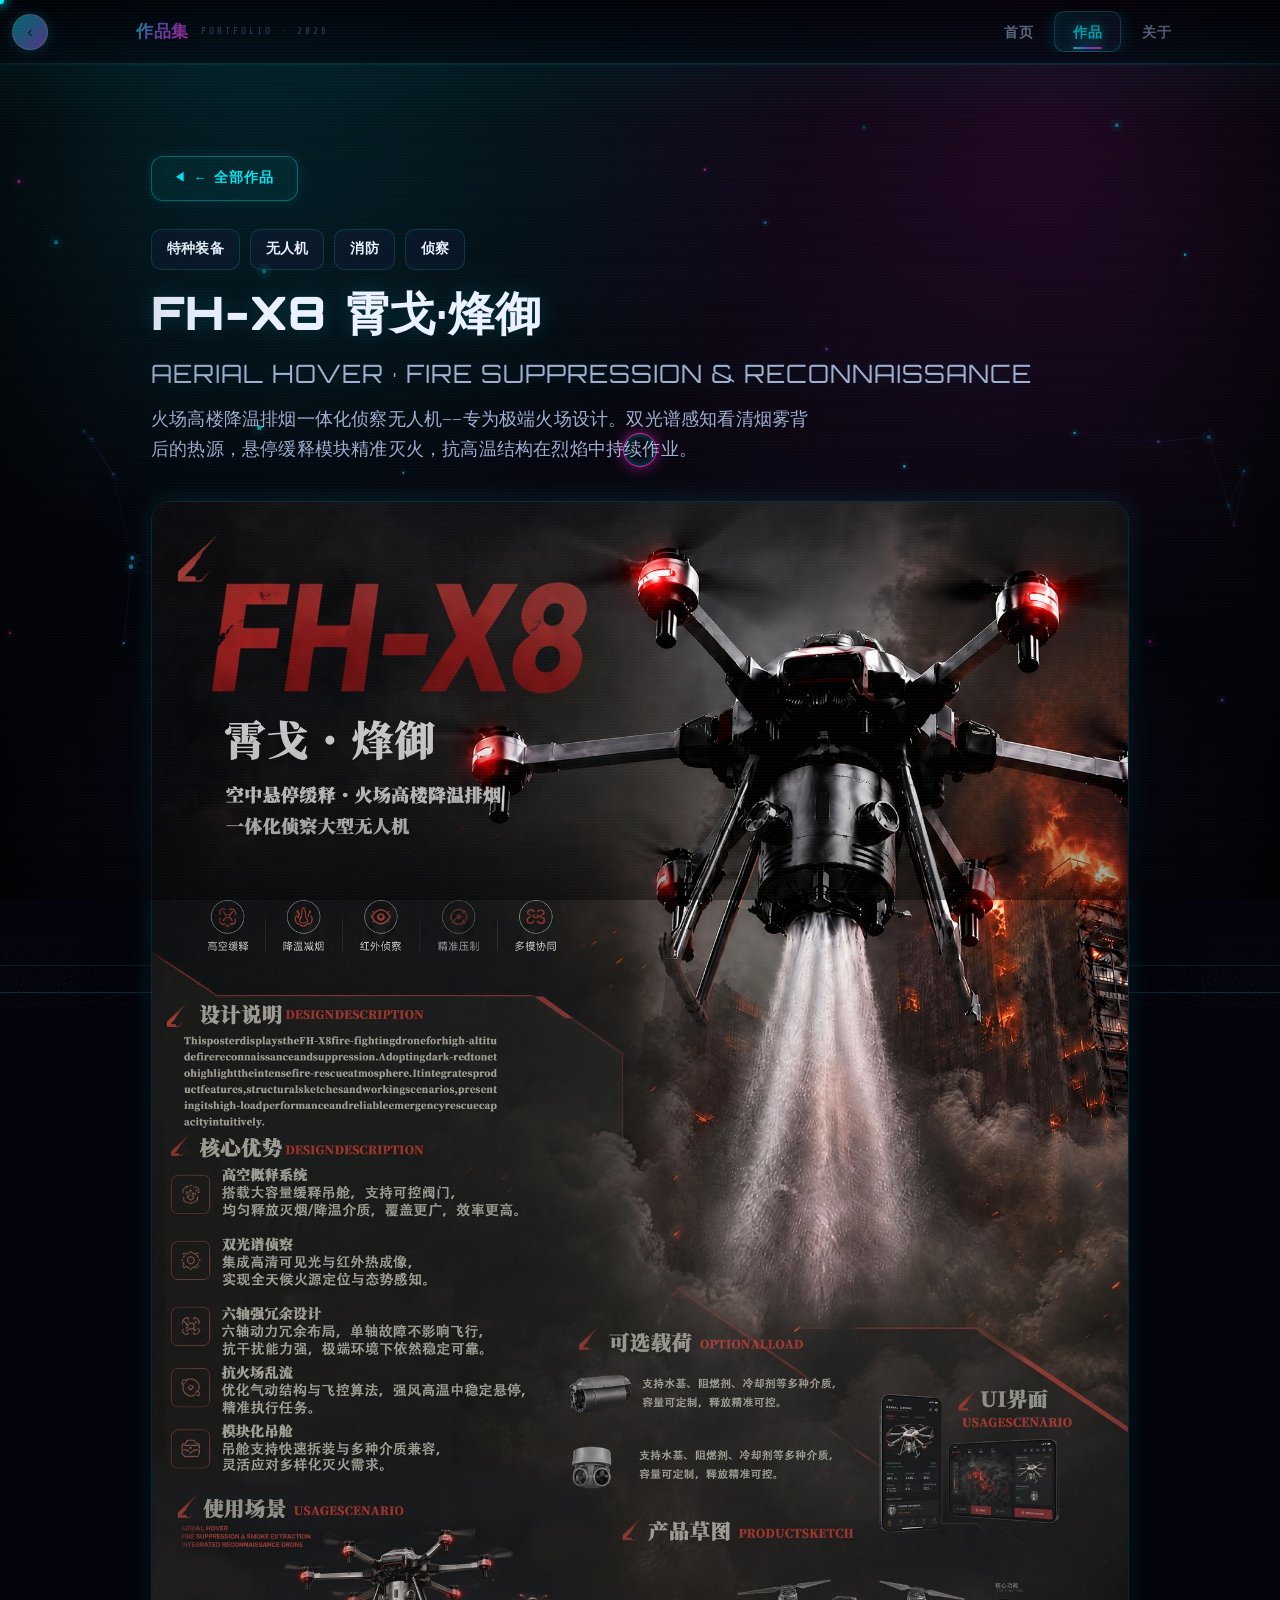
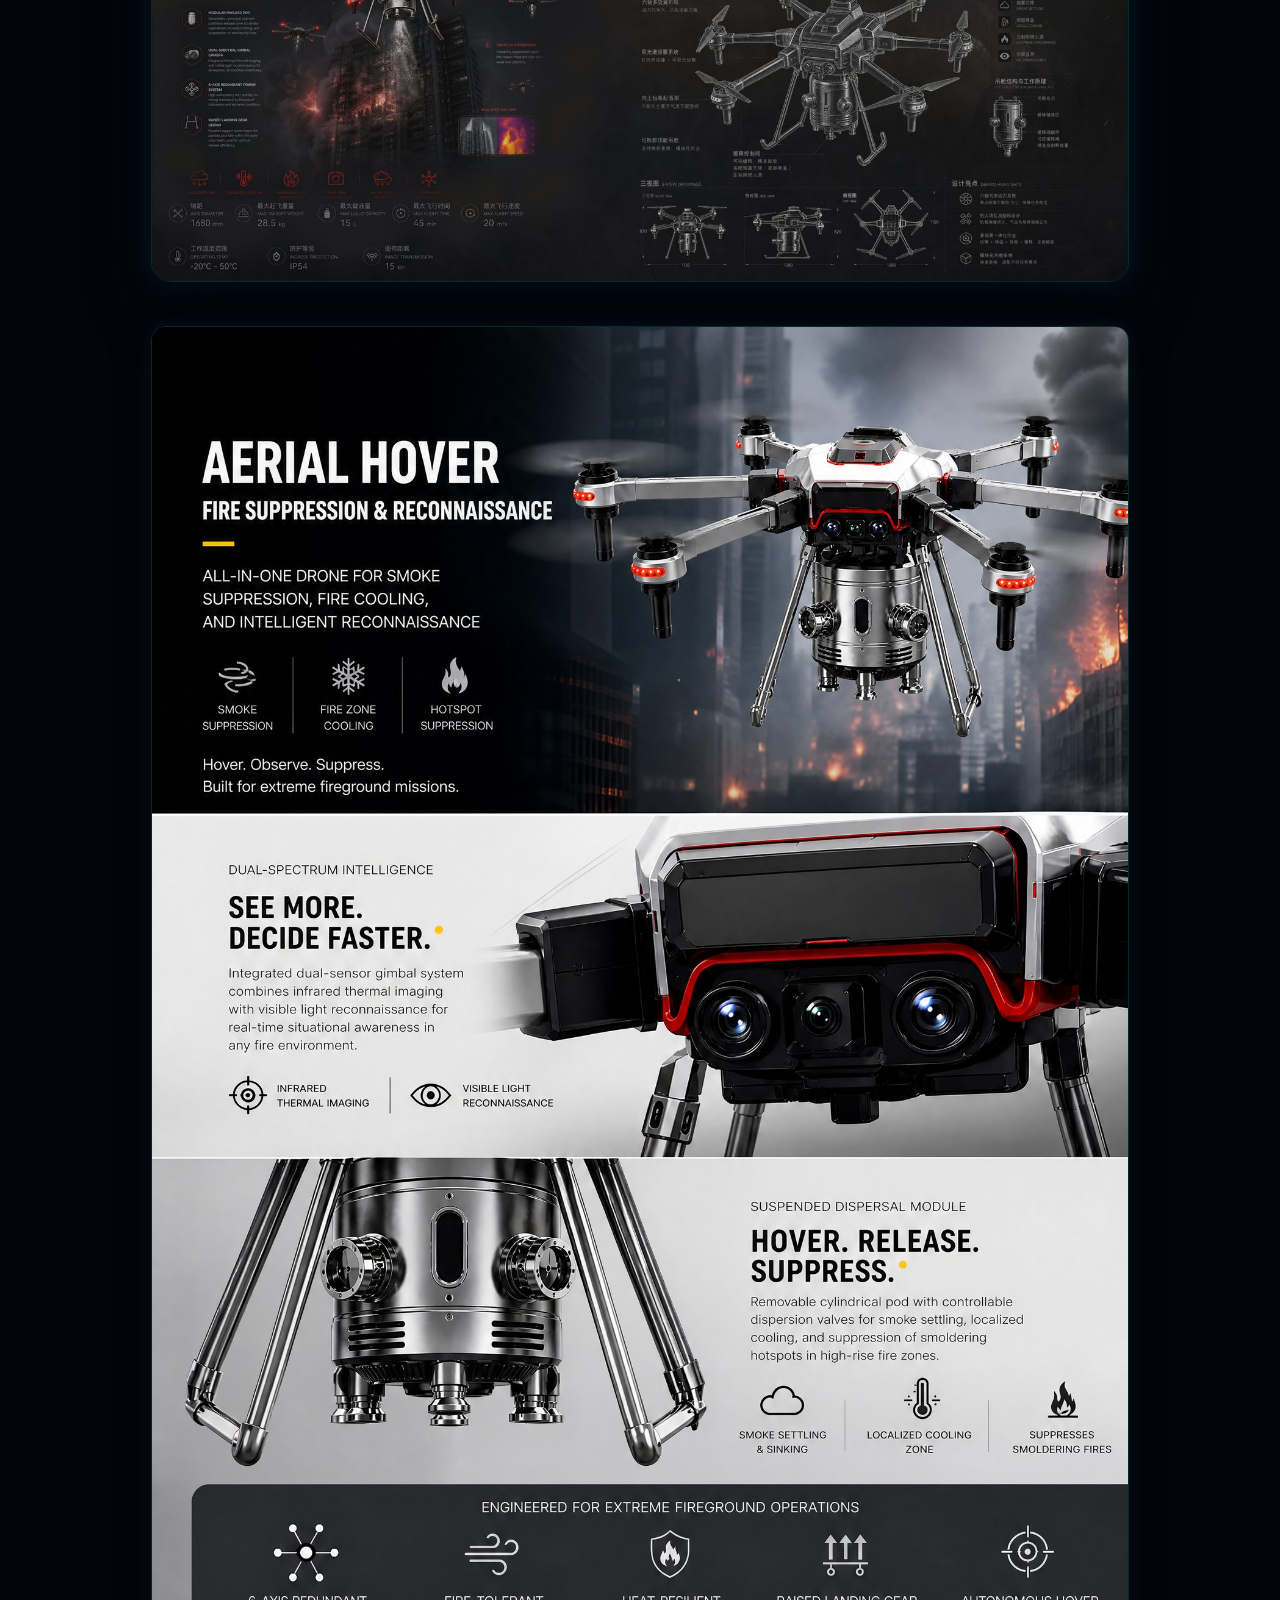
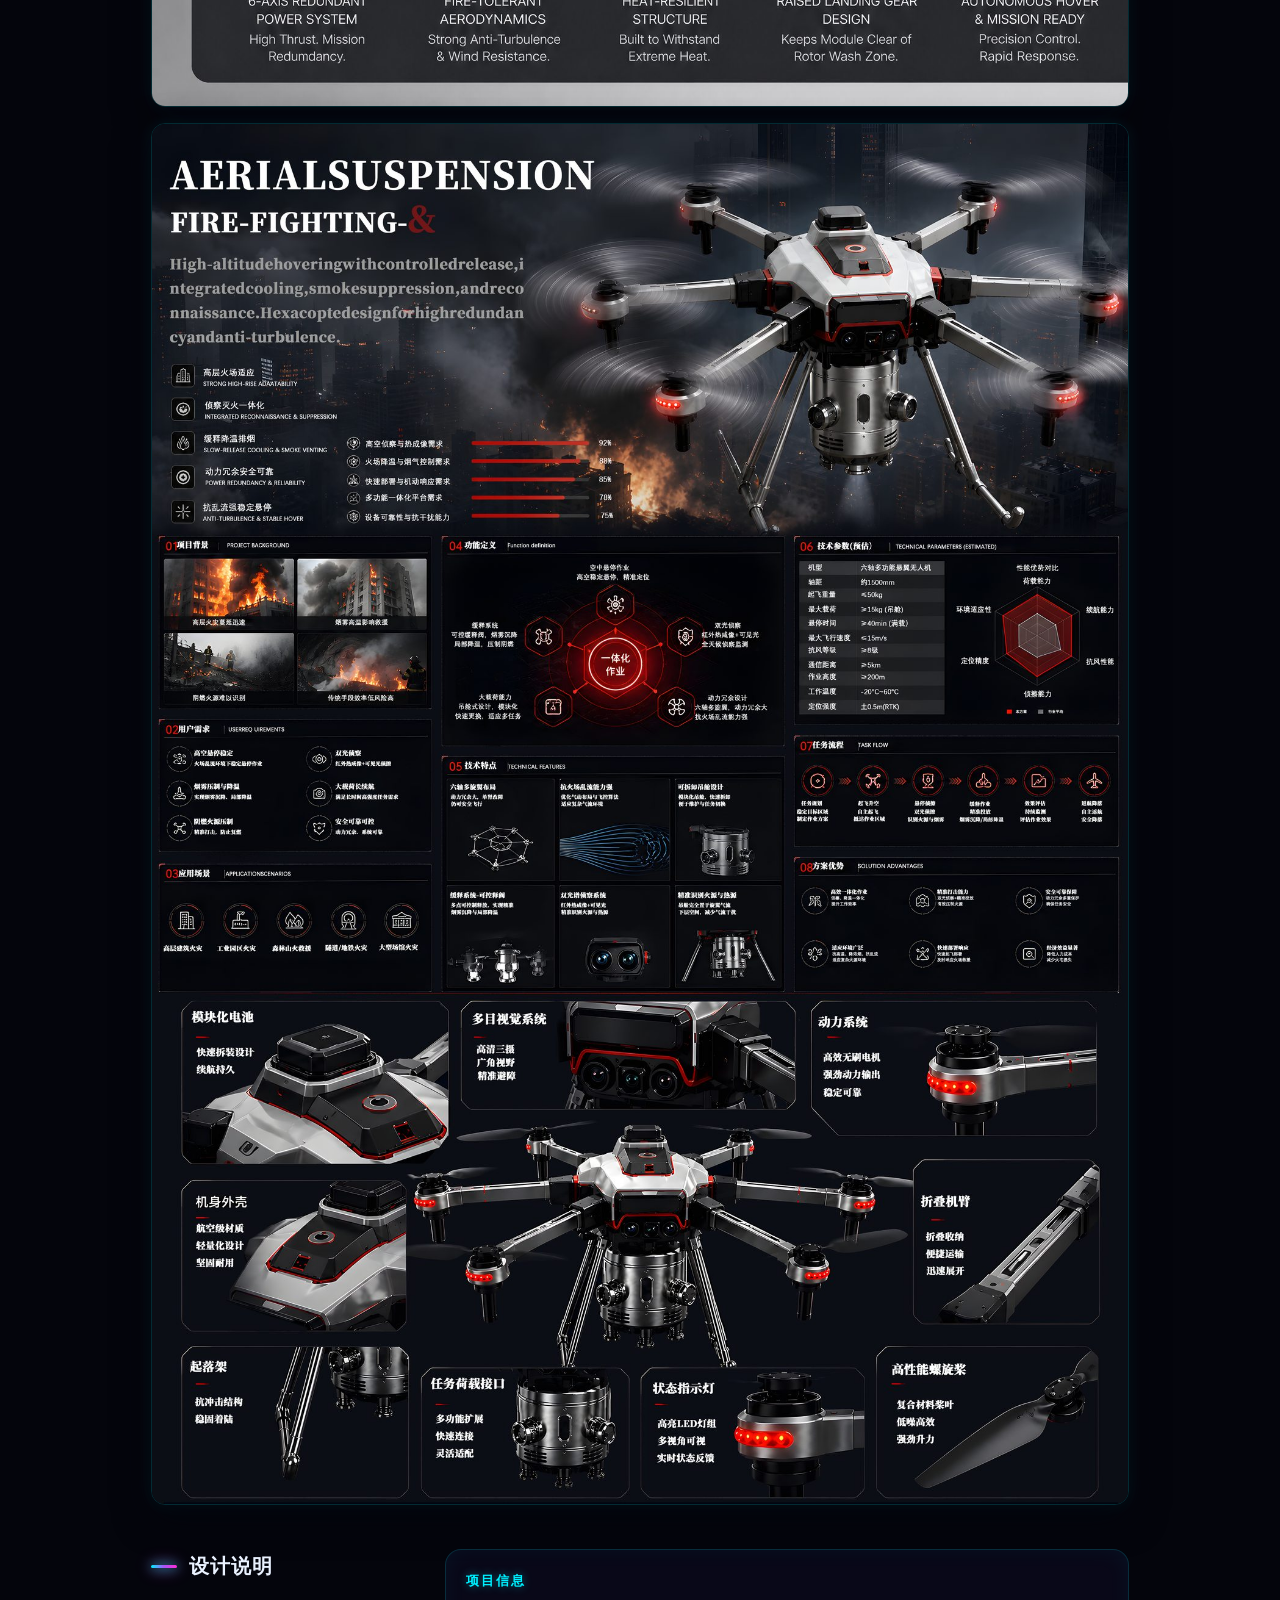
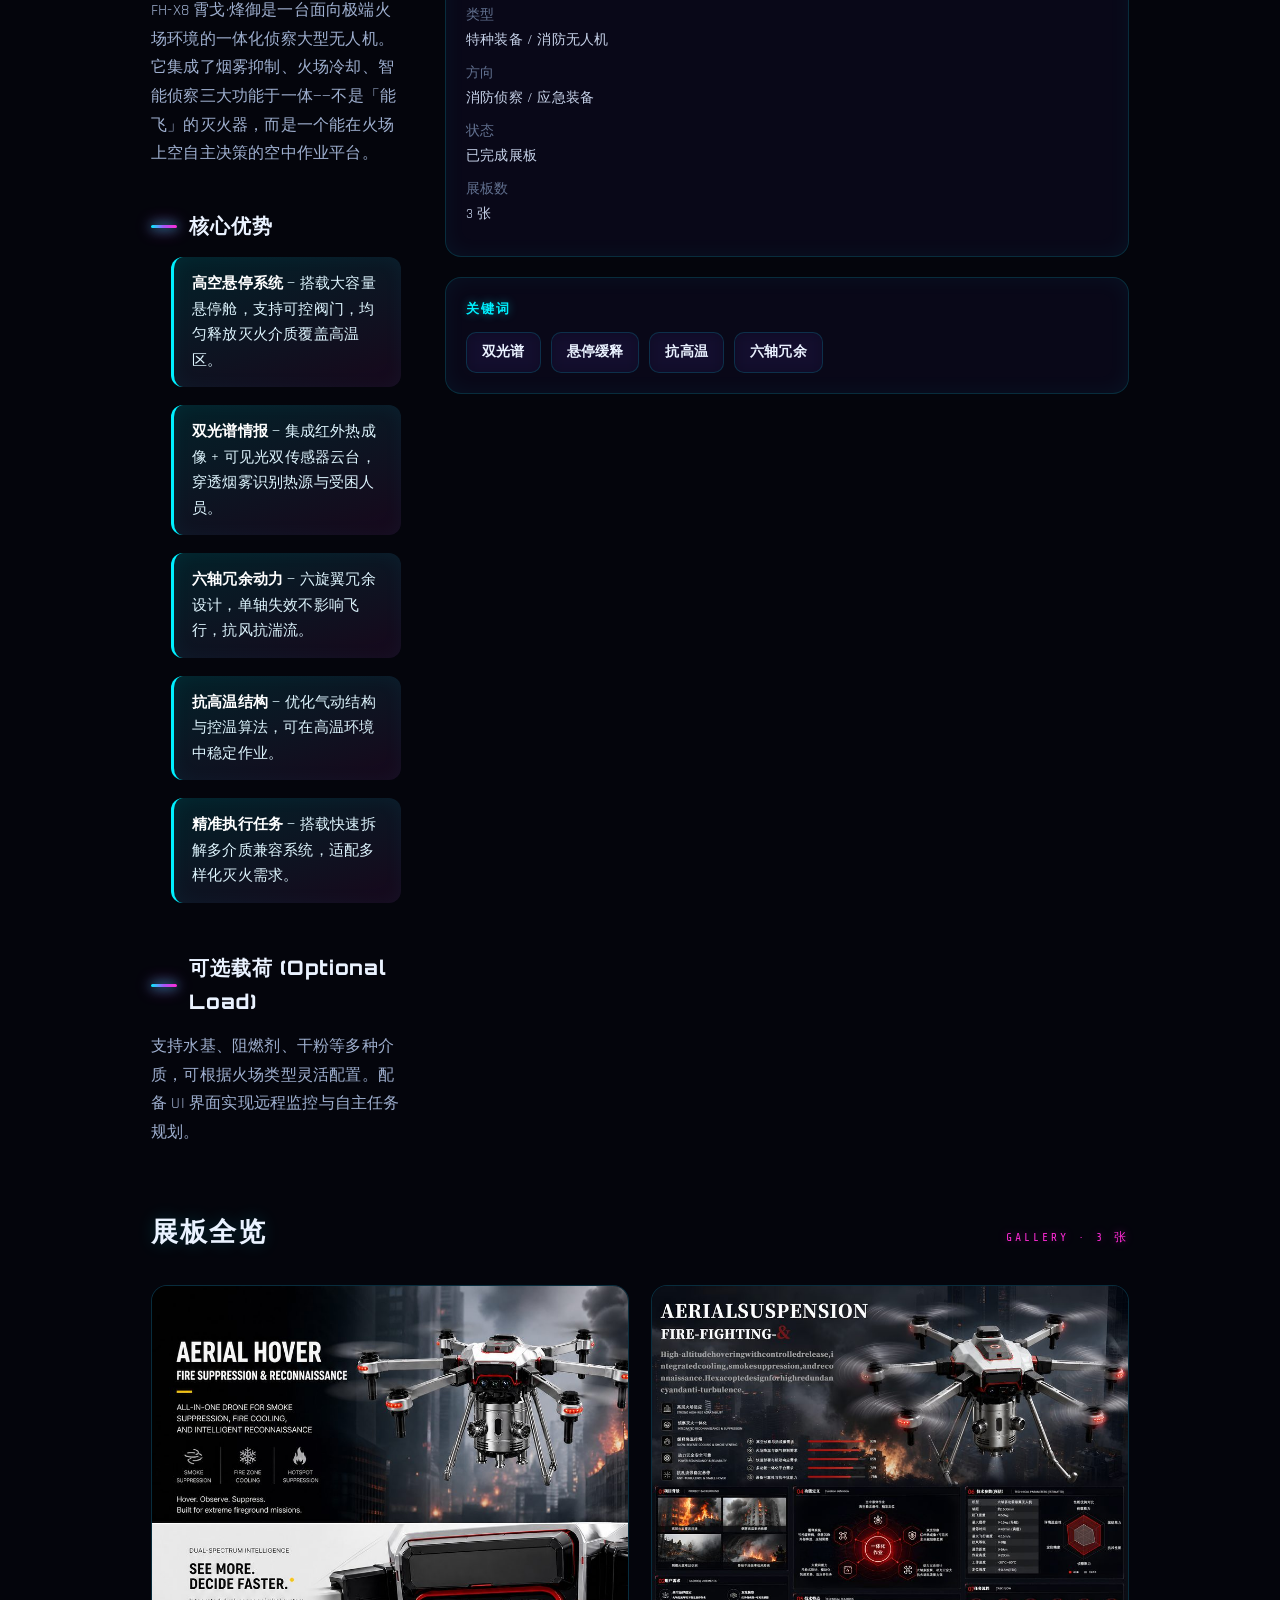
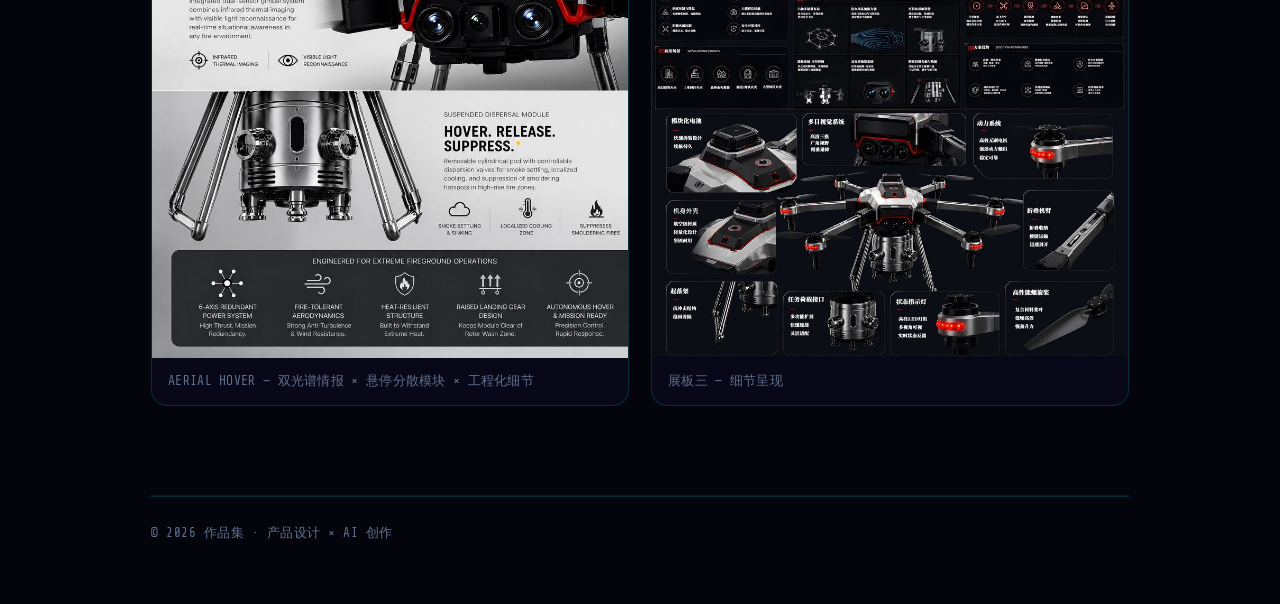
<file: work/fh-x8/index.html>
<!DOCTYPE html>
<html lang="zh-CN">
<head>
  <meta charset="UTF-8">
  <meta name="viewport" content="width=device-width, initial-scale=1.0">
  <meta name="description" content="FH-X8 霄戈·烽御：火场高楼降温排烟一体化侦察无人机——双光谱智能感知、悬停缓释模块、抗高温结构。">
  <title>FH-X8 霄戈·烽御 · 火场侦察无人机</title>
  <link rel="icon" href="data:image/svg+xml,%3Csvg xmlns='http://www.w3.org/2000/svg' viewBox='0 0 100 100'%3E%3Cdefs%3E%3ClinearGradient id='g' x1='0' y1='0' x2='1' y2='1'%3E%3Cstop offset='0' stop-color='%2322d3ee'/%3E%3Cstop offset='1' stop-color='%238b5cf6'/%3E%3C/linearGradient%3E%3C/defs%3E%3Crect width='100' height='100' rx='22' fill='url(%23g)'/%3E%3Ctext x='50' y='68' font-size='52' font-weight='800' fill='%2306111f' text-anchor='middle' font-family='Arial'%3EX%3C/text%3E%3C/svg%3E">
  <link rel="preconnect" href="https://fonts.googleapis.com">
  <link rel="preconnect" href="https://fonts.gstatic.com" crossorigin>
  <link href="https://fonts.googleapis.com/css2?family=Orbitron:wght@500;700;900&family=Rajdhani:wght@500;600;700&family=Share+Tech+Mono&display=swap" rel="stylesheet">
  <link rel="stylesheet" href="/site.css">
  <script src="/nav.js" defer></script>
  <script src="/fx.js" defer></script>
</head>
<body>
  <main class="site">

    <a class="back-link reveal" href="/work/index.html">← 全部作品</a>

    <div class="proj-tags reveal">
      <span class="chip">特种装备</span>
      <span class="chip">无人机</span>
      <span class="chip">消防</span>
      <span class="chip">侦察</span>
    </div>

    <h1 class="proj-title reveal" data-delay="60">FH-X8 霄戈·烽御<br><span style="font-size:.55em;font-weight:400;color:var(--muted);letter-spacing:1px;">AERIAL HOVER · FIRE SUPPRESSION &amp; RECONNAISSANCE</span></h1>
    <p class="proj-lead reveal" data-delay="120">火场高楼降温排烟一体化侦察无人机——专为极端火场设计。双光谱感知看清烟雾背后的热源，悬停缓释模块精准灭火，抗高温结构在烈焰中持续作业。</p>

    <!-- 展板大图 -->
    <div class="proj-hero reveal" data-delay="180">
      <img src="/assets/work/product-lg.jpg"
           srcset="/assets/work/product.jpg 900w, /assets/work/product-lg.jpg 1600w"
           sizes="100vw"
           alt="FH-X8 霄戈·烽御 成品展板：整机渲染、设计说明、核心优势、可选载荷、UI界面、产品草图"
           loading="eager">
    </div>

    <!-- 合集图片（直接展示） -->
    <div class="proj-strip reveal" data-delay="200">
      <img src="/assets/work/drone-2-lg.jpg"
           srcset="/assets/work/drone-2.jpg 900w, /assets/work/drone-2-lg.jpg 1600w"
           sizes="100vw"
           alt="FH-X8 AERIAL HOVER 展板：双光谱情报、悬停分散模块、工程化细节"
           data-lightbox="/assets/work/drone-2-lg.jpg" data-caption="FH-X8 AERIAL HOVER 展板"
           loading="lazy">
      <img src="/assets/work/drone-3-lg.jpg"
           srcset="/assets/work/drone-3.jpg 900w, /assets/work/drone-3-lg.jpg 1600w"
           sizes="100vw"
           alt="FH-X8 展板三：细节呈现"
           data-lightbox="/assets/work/drone-3-lg.jpg" data-caption="FH-X8 展板三"
           loading="lazy">
    </div>

    <div class="proj-layout">

      <div class="proj-body">

        <h2 class="reveal">设计说明</h2>
        <p class="reveal">FH-X8 霄戈·烽御是一台面向极端火场环境的一体化侦察大型无人机。它集成了烟雾抑制、火场冷却、智能侦察三大功能于一体——不是「能飞」的灭火器，而是一个能在火场上空自主决策的空中作业平台。</p>

        <h2 class="reveal">核心优势</h2>
        <ul class="feature-list reveal">
          <li><strong>高空悬停系统</strong> — 搭载大容量悬停舱，支持可控阀门，均匀释放灭火介质覆盖高温区。</li>
          <li><strong>双光谱情报</strong> — 集成红外热成像 + 可见光双传感器云台，穿透烟雾识别热源与受困人员。</li>
          <li><strong>六轴冗余动力</strong> — 六旋翼冗余设计，单轴失效不影响飞行，抗风抗湍流。</li>
          <li><strong>抗高温结构</strong> — 优化气动结构与控温算法，可在高温环境中稳定作业。</li>
          <li><strong>精准执行任务</strong> — 搭载快速拆解多介质兼容系统，适配多样化灭火需求。</li>
        </ul>

        <h2 class="reveal">可选载荷 (Optional Load)</h2>
        <p class="reveal">支持水基、阻燃剂、干粉等多种介质，可根据火场类型灵活配置。配备 UI 界面实现远程监控与自主任务规划。</p>

      </div>

      <aside class="proj-sidebar reveal" data-delay="90">
        <div class="sidebar-block">
          <h4>项目信息</h4>
          <dl>
            <dt>类型</dt><dd>特种装备 / 消防无人机</dd>
            <dt>方向</dt><dd>消防侦察 / 应急装备</dd>
            <dt>状态</dt><dd>已完成展板</dd>
            <dt>展板数</dt><dd>3 张</dd>
          </dl>
        </div>
        <div class="sidebar-block">
          <h4>关键词</h4>
          <div class="chips"><span class="chip">双光谱</span><span class="chip">悬停缓释</span><span class="chip">抗高温</span><span class="chip">六轴冗余</span></div>
        </div>
      </aside>

    </div>

    <!-- 更多展板图 -->
    <section class="sect" style="margin-top:48px;">
      <div class="sect-head reveal">
        <h2>展板全览</h2>
        <span class="no">GALLERY · 3 张</span>
      </div>
      <div class="gallery-grid">
        <figure class="gallery-item reveal">
          <img src="/assets/work/drone-2-lg.jpg"
               srcset="/assets/work/drone-2.jpg 900w, /assets/work/drone-2-lg.jpg 1600w"
               sizes="(max-width:760px) 100vw, 50vw"
               alt="FH-X8 AERIAL HOVER 展板：双光谱情报、悬停分散模块、工程化细节" data-lightbox="/assets/work/product-lg.jpg" data-caption="FH-X8 AERIAL HOVER 展板：双光谱情报、悬停分散模块、工程化细节" loading="lazy">
          <figcaption>AERIAL HOVER — 双光谱情报 × 悬停分散模块 × 工程化细节</figcaption>
        </figure>
        <figure class="gallery-item reveal" data-delay="90">
          <img src="/assets/work/drone-3-lg.jpg"
               srcset="/assets/work/drone-3.jpg 900w, /assets/work/drone-3-lg.jpg 1600w"
               sizes="(max-width:760px) 100vw, 50vw"
               alt="FH-X8 展板三" data-lightbox="/assets/work/drone-3-lg.jpg" data-caption="FH-X8 展板三" loading="lazy">
          <figcaption>展板三 — 细节呈现</figcaption>
        </figure>
      </div>
    </section>

    <footer class="site-footer reveal">
      <p class="small">© <span id="year">2026</span> 作品集 · 产品设计 × AI 创作</p>
    </footer>

  </main>
  <script>document.getElementById('year').textContent = new Date().getFullYear();</script>
</body>
</html>
</file>
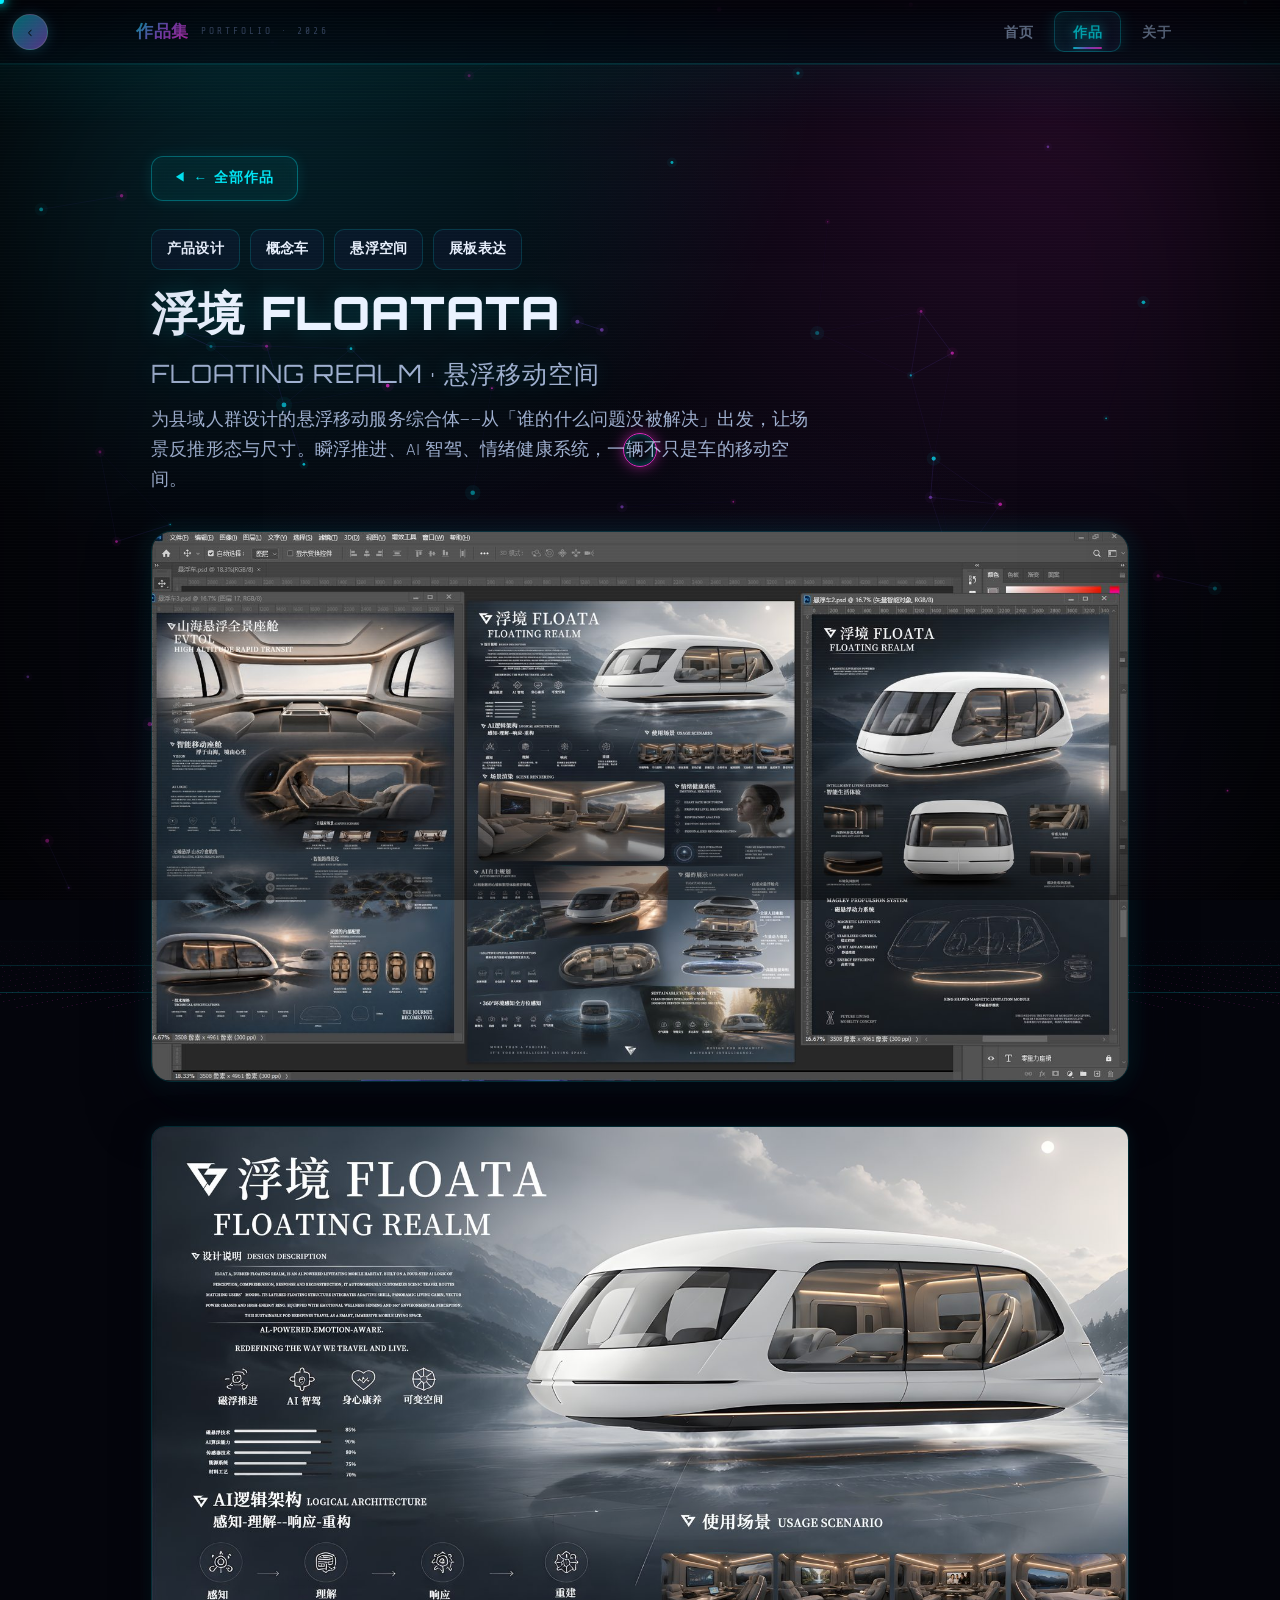
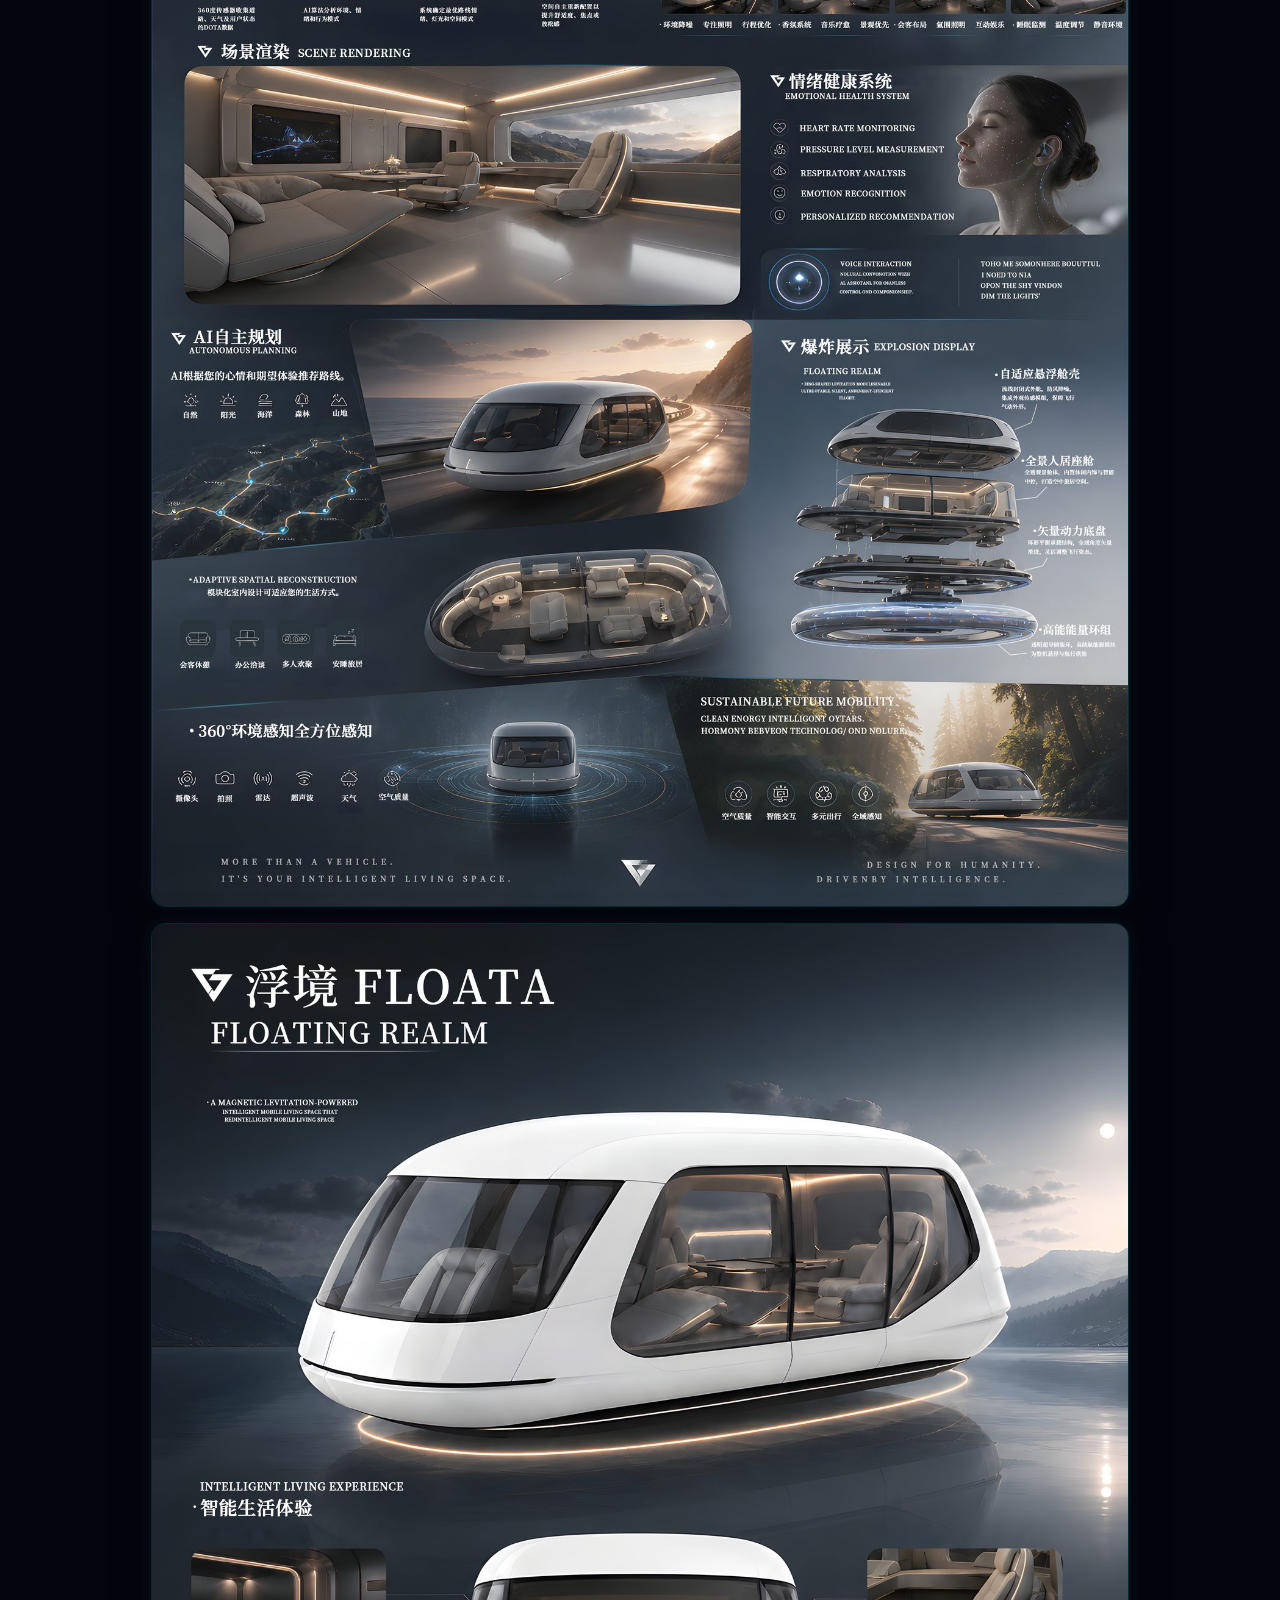
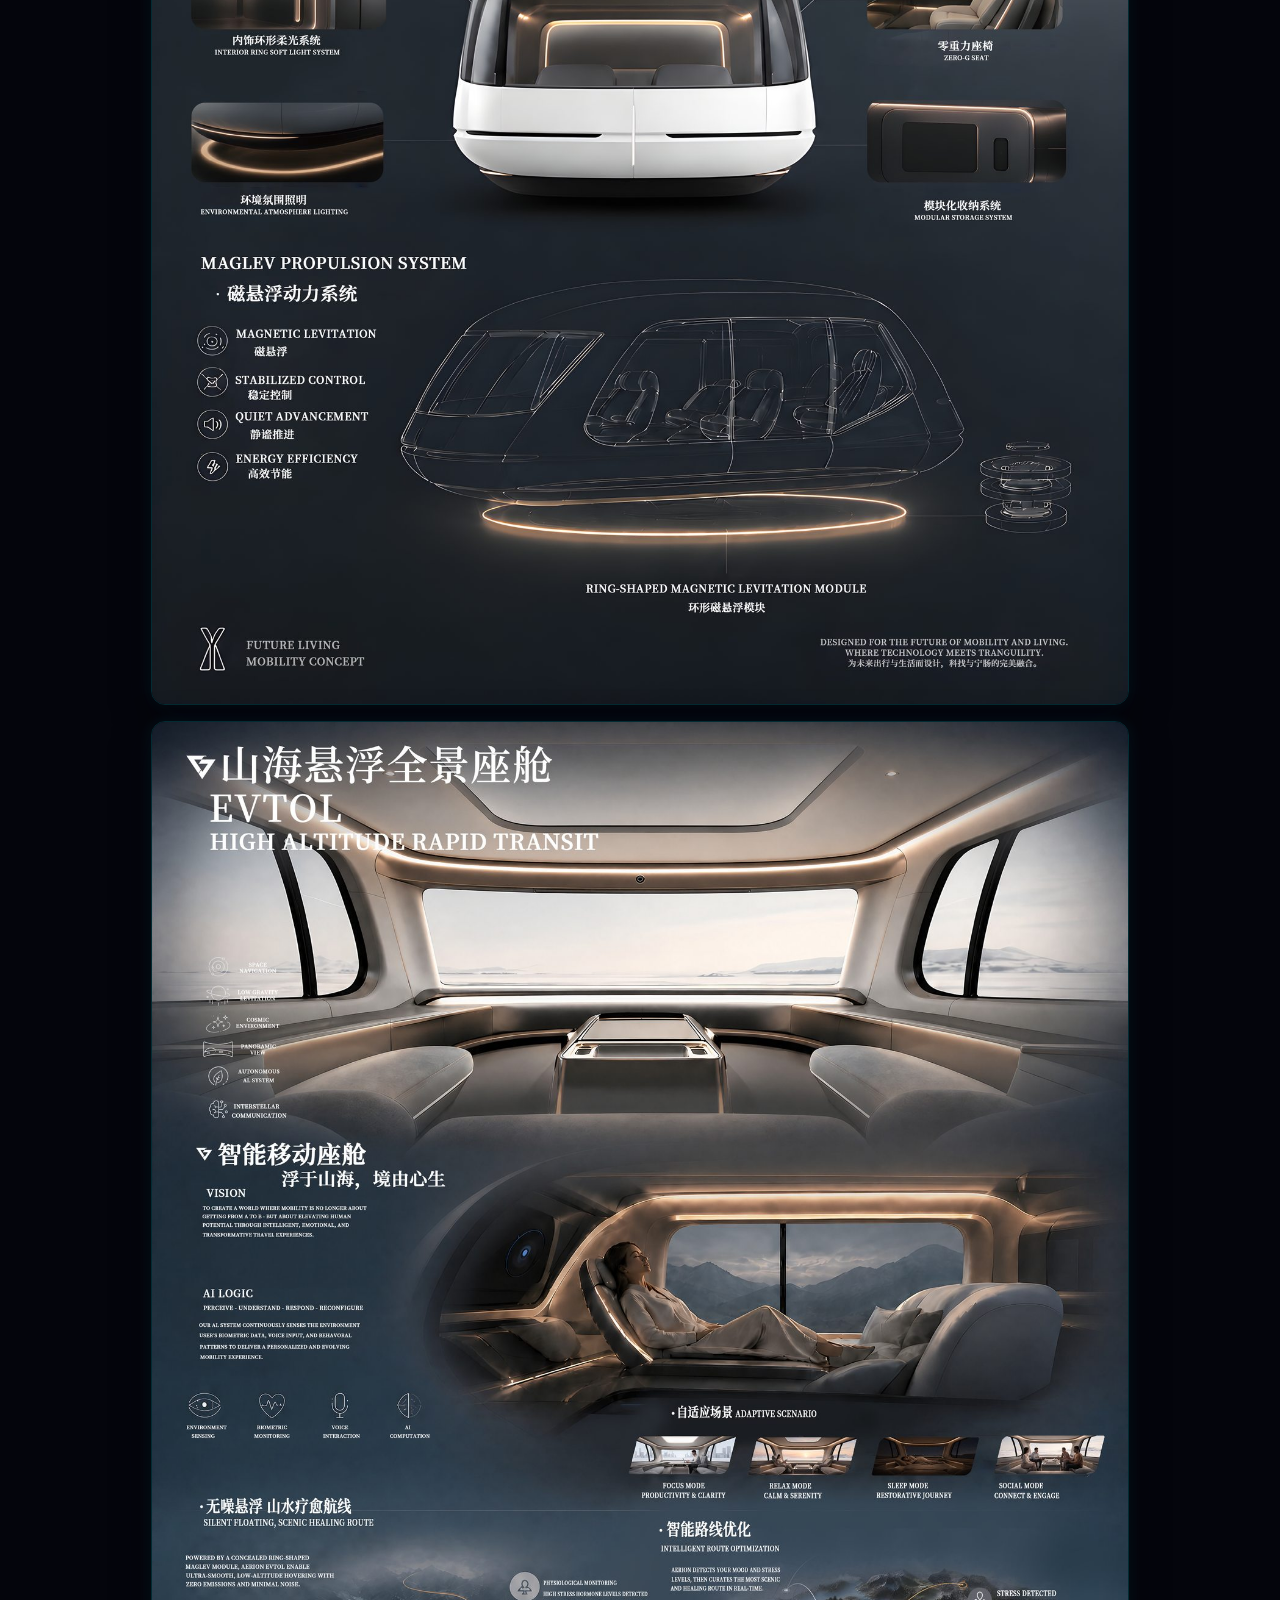
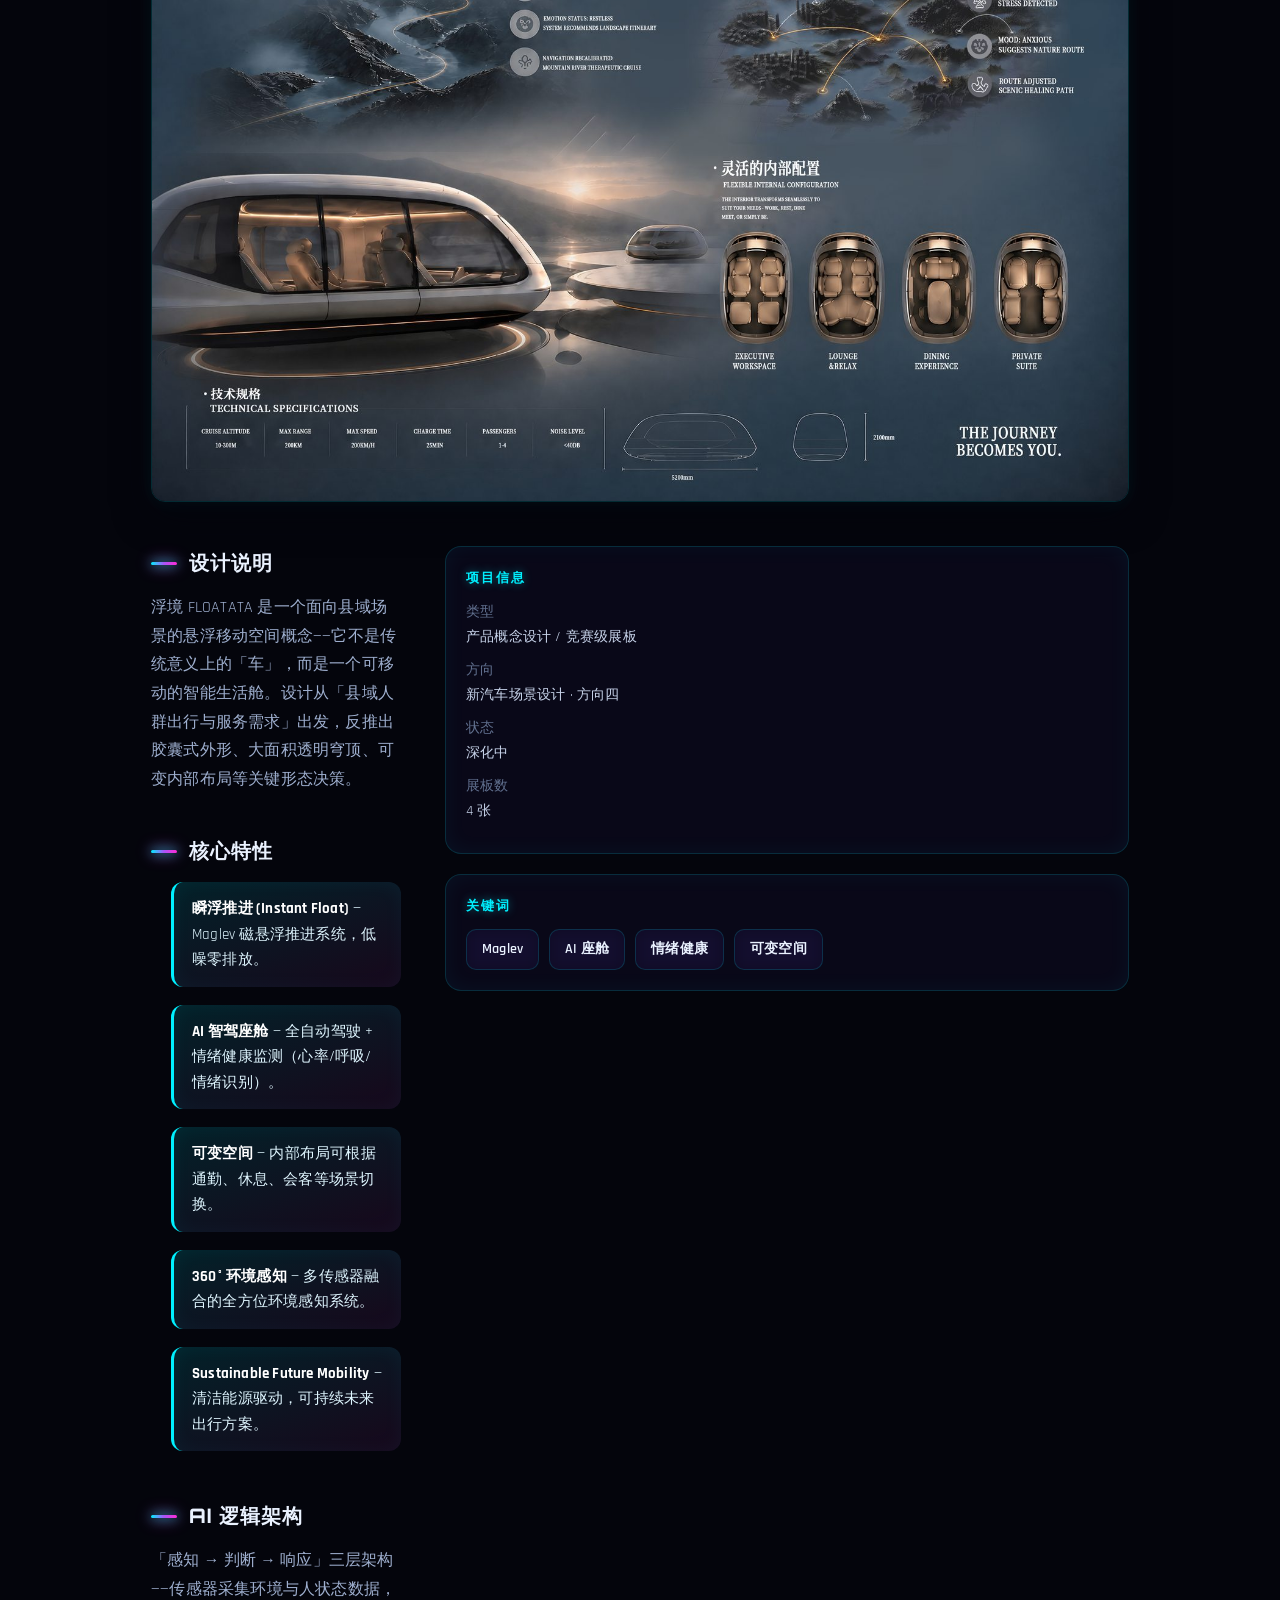
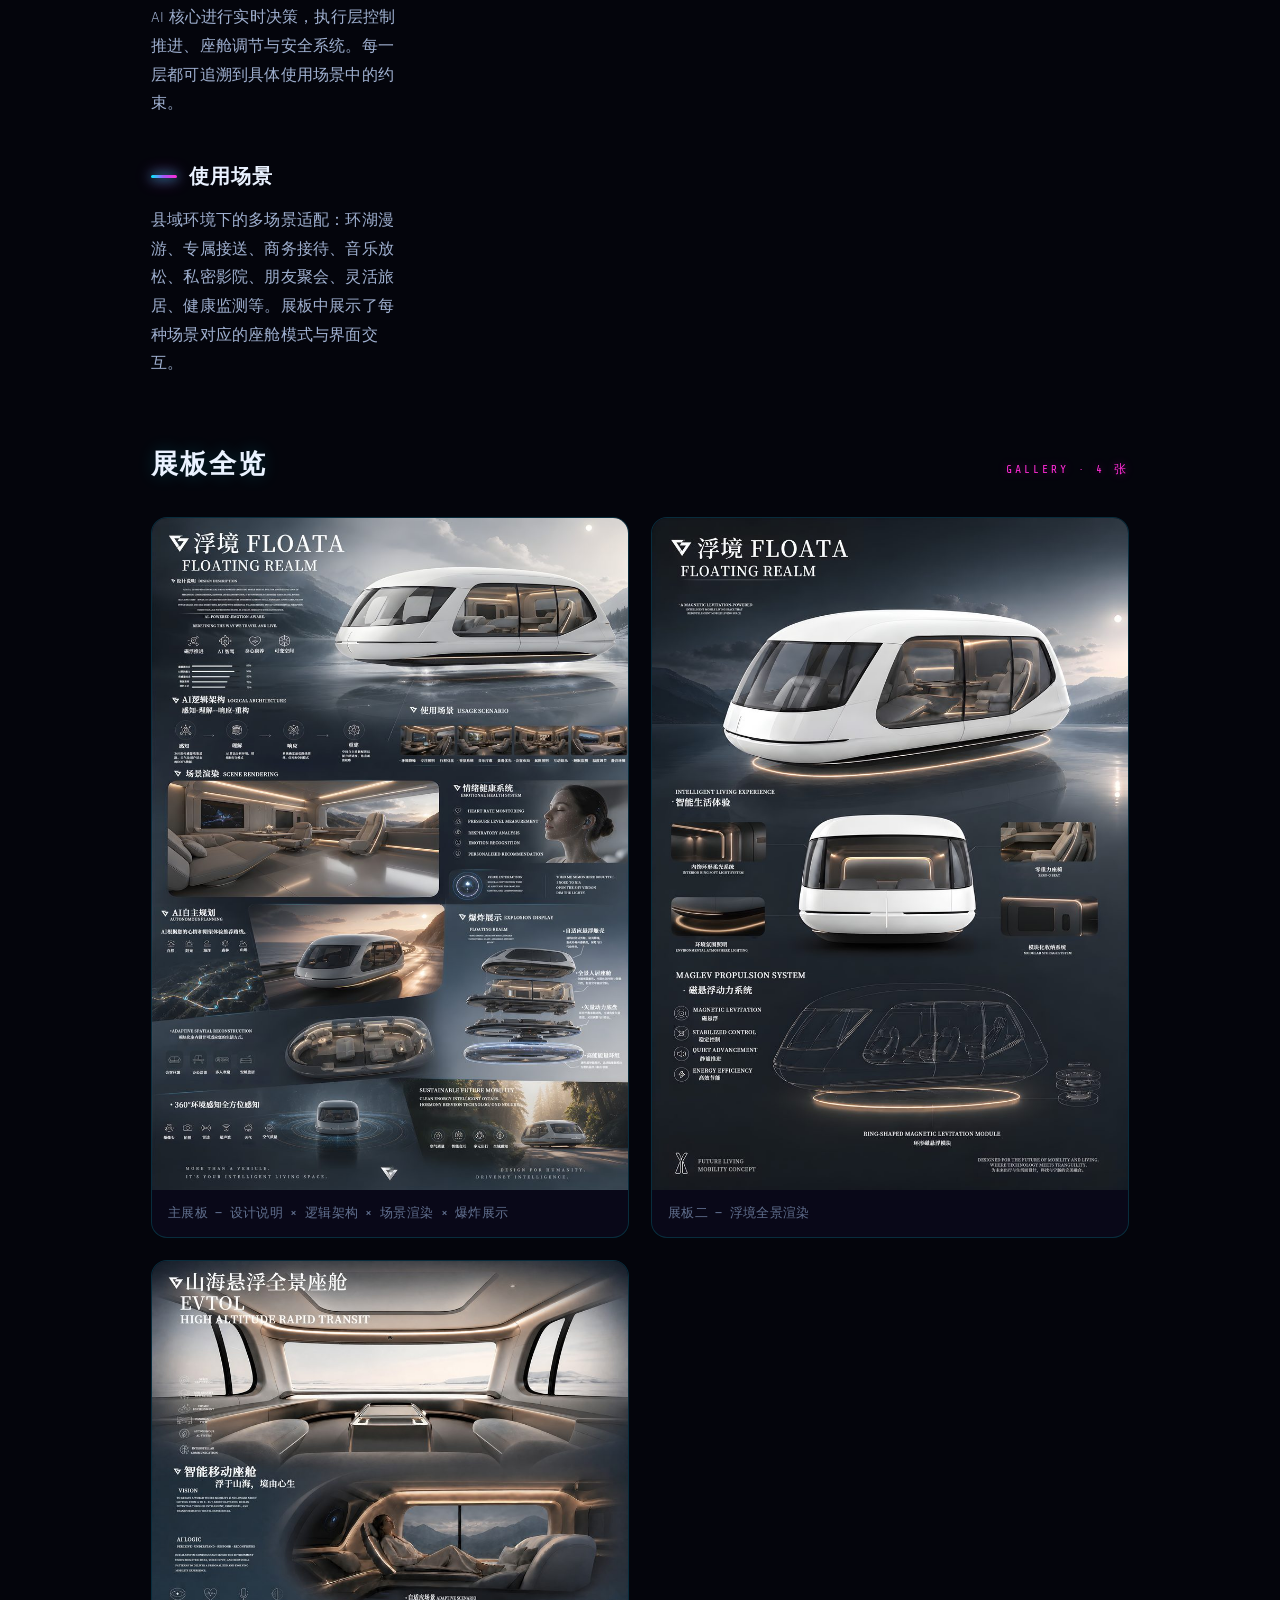
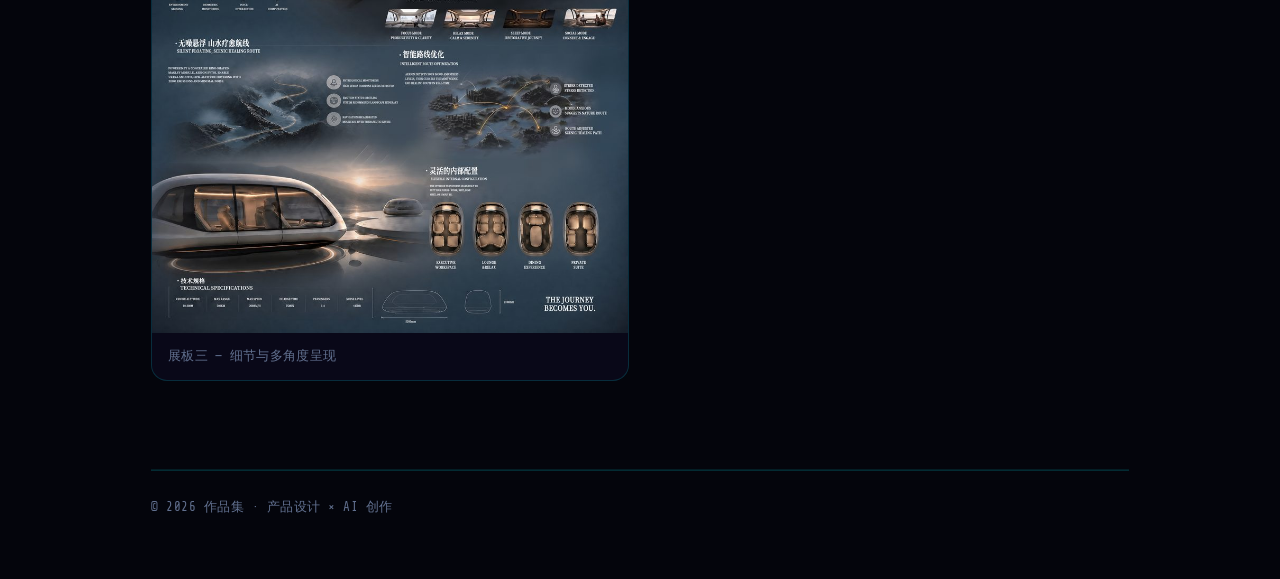
<file: work/floata/index.html>
<!DOCTYPE html>
<html lang="zh-CN">
<head>
  <meta charset="UTF-8">
  <meta name="viewport" content="width=device-width, initial-scale=1.0">
  <meta name="description" content="浮境 FLOATATA：悬浮移动空间概念设计——瞬浮推进、AI 智驾座舱、情绪健康系统、Maglev 推进。竞赛级展板全览。">
  <title>浮境 FLOATATA · 悬浮移动空间</title>
  <link rel="icon" href="data:image/svg+xml,%3Csvg xmlns='http://www.w3.org/2000/svg' viewBox='0 0 100 100'%3E%3Cdefs%3E%3ClinearGradient id='g' x1='0' y1='0' x2='1' y2='1'%3E%3Cstop offset='0' stop-color='%2322d3ee'/%3E%3Cstop offset='1' stop-color='%238b5cf6'/%3E%3C/linearGradient%3E%3C/defs%3E%3Crect width='100' height='100' rx='22' fill='url(%23g)'/%3E%3Ctext x='50' y='68' font-size='52' font-weight='800' fill='%2306111f' text-anchor='middle' font-family='Arial'%3EF%3C/text%3E%3C/svg%3E">
  <link rel="preconnect" href="https://fonts.googleapis.com">
  <link rel="preconnect" href="https://fonts.gstatic.com" crossorigin>
  <link href="https://fonts.googleapis.com/css2?family=Orbitron:wght@500;700;900&family=Rajdhani:wght@500;600;700&family=Share+Tech+Mono&display=swap" rel="stylesheet">
  <link rel="stylesheet" href="/site.css">
  <script src="/nav.js" defer></script>
  <script src="/fx.js" defer></script>
</head>
<body>
  <main class="site">

    <a class="back-link reveal" href="/work/index.html">← 全部作品</a>

    <div class="proj-tags reveal">
      <span class="chip">产品设计</span>
      <span class="chip">概念车</span>
      <span class="chip">悬浮空间</span>
      <span class="chip">展板表达</span>
    </div>

    <h1 class="proj-title reveal" data-delay="60">浮境 FLOATATA<br><span style="font-size:.55em;font-weight:400;color:var(--muted);letter-spacing:1px;">FLOATING REALM · 悬浮移动空间</span></h1>
    <p class="proj-lead reveal" data-delay="120">为县域人群设计的悬浮移动服务综合体——从「谁的什么问题没被解决」出发，让场景反推形态与尺寸。瞬浮推进、AI 智驾、情绪健康系统，一辆不只是车的移动空间。</p>

    <!-- 展板大图 -->
    <div class="proj-hero reveal" data-delay="180">
      <img src="/assets/work/floating-space-lg.jpg"
           srcset="/assets/work/floating-space.jpg 900w, /assets/work/floating-space-lg.jpg 1600w"
           sizes="100vw"
           alt="浮境 FLOATATA 全景展板（含川山境·浮净全景座舱 EVTON 与浮境主视觉）"
           loading="eager">
    </div>

    <!-- 合集图片（直接展示） -->
    <div class="proj-strip reveal" data-delay="200">
      <img src="/assets/work/hovercar-lg.jpg"
           srcset="/assets/work/hovercar.jpg 900w, /assets/work/hovercar-lg.jpg 1600w"
           sizes="100vw"
           alt="浮境 FLOATATA 主展板：设计说明、逻辑架构、场景渲染、爆炸展示"
           data-lightbox="/assets/work/hovercar-lg.jpg" data-caption="浮境 FLOATATA 主展板"
           loading="lazy">
      <img src="/assets/work/hovercar-2-lg.jpg"
           srcset="/assets/work/hovercar-2.jpg 900w, /assets/work/hovercar-2-lg.jpg 1600w"
           sizes="100vw"
           alt="浮境 FLOATATA 展板二：浮境全景渲染"
           data-lightbox="/assets/work/hovercar-2-lg.jpg" data-caption="浮境 FLOATATA 展板二"
           loading="lazy">
      <img src="/assets/work/hovercar-3-lg.jpg"
           srcset="/assets/work/hovercar-3.jpg 900w, /assets/work/hovercar-3-lg.jpg 1600w"
           sizes="100vw"
           alt="浮境 FLOATATA 展板三：细节与多角度呈现"
           data-lightbox="/assets/work/hovercar-3-lg.jpg" data-caption="浮境 FLOATATA 展板三"
           loading="lazy">
    </div>

    <div class="proj-layout">

      <!-- 左侧内容 -->
      <div class="proj-body">

        <!-- 设计说明 -->
        <h2 class="reveal">设计说明</h2>
        <p class="reveal">浮境 FLOATATA 是一个面向县域场景的悬浮移动空间概念——它不是传统意义上的「车」，而是一个可移动的智能生活舱。设计从「县域人群出行与服务需求」出发，反推出胶囊式外形、大面积透明穹顶、可变内部布局等关键形态决策。</p>

        <!-- 核心特性 -->
        <h2 class="reveal">核心特性</h2>
        <ul class="feature-list reveal">
          <li><strong>瞬浮推进 (Instant Float)</strong> — Maglev 磁悬浮推进系统，低噪零排放。</li>
          <li><strong>AI 智驾座舱</strong> — 全自动驾驶 + 情绪健康监测（心率/呼吸/情绪识别）。</li>
          <li><strong>可变空间</strong> — 内部布局可根据通勤、休息、会客等场景切换。</li>
          <li><strong>360° 环境感知</strong> — 多传感器融合的全方位环境感知系统。</li>
          <li><strong>Sustainable Future Mobility</strong> — 清洁能源驱动，可持续未来出行方案。</li>
        </ul>

        <!-- AI 逻辑架构 -->
        <h2 class="reveal">AI 逻辑架构</h2>
        <p class="reveal">「感知 → 判断 → 响应」三层架构——传感器采集环境与人状态数据，AI 核心进行实时决策，执行层控制推进、座舱调节与安全系统。每一层都可追溯到具体使用场景中的约束。</p>

        <!-- 使用场景 -->
        <h2 class="reveal">使用场景</h2>
        <p class="reveal">县域环境下的多场景适配：环湖漫游、专属接送、商务接待、音乐放松、私密影院、朋友聚会、灵活旅居、健康监测等。展板中展示了每种场景对应的座舱模式与界面交互。</p>

      </div>

      <!-- 右侧信息栏 -->
      <aside class="proj-sidebar reveal" data-delay="90">
        <div class="sidebar-block">
          <h4>项目信息</h4>
          <dl>
            <dt>类型</dt><dd>产品概念设计 / 竞赛级展板</dd>
            <dt>方向</dt><dd>新汽车场景设计 · 方向四</dd>
            <dt>状态</dt><dd>深化中</dd>
            <dt>展板数</dt><dd>4 张</dd>
          </dl>
        </div>
        <div class="sidebar-block">
          <h4>关键词</h4>
          <div class="chips"><span class="chip">Maglev</span><span class="chip">AI 座舱</span><span class="chip">情绪健康</span><span class="chip">可变空间</span></div>
        </div>
      </aside>

    </div>

    <!-- 更多展板图 -->
    <section class="sect" style="margin-top:48px;">
      <div class="sect-head reveal">
        <h2>展板全览</h2>
        <span class="no">GALLERY · 4 张</span>
      </div>
      <div class="gallery-grid">
        <figure class="gallery-item reveal">
          <img src="/assets/work/hovercar-lg.jpg"
               srcset="/assets/work/hovercar.jpg 900w, /assets/work/hovercar-lg.jpg 1600w"
               sizes="(max-width:760px) 100vw, 50vw"
               alt="浮境 FLOATATA 主展板：设计说明、逻辑架构、场景渲染、爆炸展示" data-lightbox="/assets/work/floating-space-lg.jpg" data-caption="浮境 FLOATATA 主展板：设计说明、逻辑架构、场景渲染、爆炸展示" loading="lazy">
          <figcaption>主展板 — 设计说明 × 逻辑架构 × 场景渲染 × 爆炸展示</figcaption>
        </figure>
        <figure class="gallery-item reveal" data-delay="90">
          <img src="/assets/work/hovercar-2-lg.jpg"
               srcset="/assets/work/hovercar-2.jpg 900w, /assets/work/hovercar-2-lg.jpg 1600w"
               sizes="(max-width:760px) 100vw, 50vw"
               alt="浮境 FLOATATA 展板二" data-lightbox="/assets/work/hovercar-2-lg.jpg" data-caption="浮境 FLOATATA 展板二" loading="lazy">
          <figcaption>展板二 — 浮境全景渲染</figcaption>
        </figure>
        <figure class="gallery-item reveal">
          <img src="/assets/work/hovercar-3-lg.jpg"
               srcset="/assets/work/hovercar-3.jpg 900w, /assets/work/hovercar-3-lg.jpg 1600w"
               sizes="(max-width:760px) 100vw, 50vw"
               alt="浮境 FLOATATA 展板三" data-lightbox="/assets/work/hovercar-3-lg.jpg" data-caption="浮境 FLOATATA 展板三" loading="lazy">
          <figcaption>展板三 — 细节与多角度呈现</figcaption>
        </figure>
      </div>
    </section>

    <footer class="site-footer reveal">
      <p class="small">© <span id="year">2026</span> 作品集 · 产品设计 × AI 创作</p>
    </footer>

  </main>
  <script>document.getElementById('year').textContent = new Date().getFullYear();</script>
</body>
</html>
</file>
<file: site.css>
/* ============================================================
   Portfolio · 未来科技 · 赛博朋克主题 (CYBERPUNK / SYNTHWAVE)
   配色：近黑底 + 霓虹青(#00f0ff) + 品红(#ff2bd6) + 电紫(#a855f7)
   元素：合成波网格地面 · CRT 扫描线 · 故障字 · 全息旋转描边 · 光束扫过
   ============================================================ */

:root {
  --bg: #04050c;
  --bg-2: #0a0c1a;
  --panel: rgba(120, 90, 255, .05);
  --panel-2: rgba(140, 120, 255, .08);
  --line: rgba(0, 240, 255, .16);
  --line-strong: rgba(255, 43, 214, .38);
  --text: #eaf2ff;
  --muted: #9fb0d0;
  --dim: #61708f;
  --c1: #00f0ff;   /* 霓虹青 */
  --c2: #ff2bd6;   /* 品红 */
  --c3: #a855f7;   /* 电紫 */
  --grad: linear-gradient(92deg, #00f0ff 0%, #a855f7 50%, #ff2bd6 100%);
  --grad-soft: linear-gradient(160deg, rgba(0, 240, 255, .12), rgba(255, 43, 214, .08));
  --glow: 0 0 22px rgba(0, 240, 255, .4);
  --radius: 16px;
  --mono: "Share Tech Mono", ui-monospace, "SF Mono", "Cascadia Code", Consolas, monospace;
  --display: "Orbitron", "Rajdhani", ui-sans-serif, system-ui, sans-serif;
  --sans: "Rajdhani", ui-sans-serif, -apple-system, BlinkMacSystemFont, "PingFang SC", "Microsoft YaHei", sans-serif;
}

* { margin: 0; padding: 0; box-sizing: border-box; }

html { scroll-behavior: smooth; }

body {
  background: var(--bg);
  color: var(--text);
  font-family: var(--sans);
  font-size: 16px;
  line-height: 1.7;
  -webkit-font-smoothing: antialiased;
  overflow-x: hidden;
  letter-spacing: .2px;
}

/* ---- 背景：霓虹网格纹理（全站固定） ---- */
body::before {
  content: "";
  position: fixed;
  inset: 0;
  z-index: -4;
  background:
    radial-gradient(circle at 20% 0%, rgba(0, 240, 255, .14), transparent 42%),
    radial-gradient(circle at 82% 12%, rgba(255, 43, 214, .12), transparent 42%),
    radial-gradient(circle at 50% 120%, rgba(168, 85, 247, .16), transparent 55%),
    var(--bg);
  pointer-events: none;
}

/* ---- 顶部霓虹光晕装饰 ---- */
body::after {
  content: "";
  position: fixed;
  top: -260px; left: 50%;
  transform: translateX(-50%);
  width: 130vw; height: 620px;
  z-index: -5;
  background:
    radial-gradient(ellipse 42% 55% at 28% 42%, rgba(0, 240, 255, .16), transparent 65%),
    radial-gradient(ellipse 40% 52% at 72% 38%, rgba(255, 43, 214, .14), transparent 65%);
  pointer-events: none;
}

/* ---- 合成波滚动网格地面（fx.js 注入 .fx-grid） ---- */
.fx-grid {
  position: fixed;
  left: -60%; right: -60%; bottom: -12%;
  height: 62vh;
  z-index: -3;
  background-image:
    linear-gradient(rgba(0, 240, 255, .55) 1px, transparent 1px),
    linear-gradient(90deg, rgba(255, 43, 214, .35) 1px, transparent 1px);
  background-size: 46px 46px;
  transform: perspective(340px) rotateX(70deg);
  transform-origin: bottom center;
  -webkit-mask-image: linear-gradient(to top, #000 0%, rgba(0, 0, 0, .4) 45%, transparent 86%);
          mask-image: linear-gradient(to top, #000 0%, rgba(0, 0, 0, .4) 45%, transparent 86%);
  opacity: .55;
  animation: gridmove 5.5s linear infinite;
  pointer-events: none;
}
@keyframes gridmove { from { background-position-y: 0; } to { background-position-y: 46px; } }

/* 地平线霓虹光带 */
.fx-grid::after {
  content: "";
  position: absolute;
  left: 0; right: 0; top: 0;
  height: 2px;
  background: linear-gradient(90deg, transparent, var(--c1), var(--c2), transparent);
  box-shadow: 0 0 18px var(--c1), 0 0 30px var(--c2);
}

/* ---- CRT 扫描线 + 扫描光束（fx.js 注入 .fx-scan） ---- */
.fx-scan {
  position: fixed;
  inset: 0;
  z-index: 9998;
  pointer-events: none;
  background: repeating-linear-gradient(to bottom, rgba(255, 255, 255, .022) 0 1px, transparent 1px 3px);
  opacity: .7;
}
.fx-scan::after {
  content: "";
  position: absolute;
  left: 0; right: 0; height: 130px;
  background: linear-gradient(to bottom, transparent, rgba(0, 240, 255, .05), transparent);
  animation: scan 7s linear infinite;
}
@keyframes scan { from { top: -130px; } to { top: 100%; } }

/* ---- 暗角（fx.js 注入 .fx-vignette） ---- */
.fx-vignette {
  position: fixed;
  inset: 0;
  z-index: 9997;
  pointer-events: none;
  box-shadow: inset 0 0 220px rgba(0, 0, 0, .85);
}

/* ---- 粒子背景画布（fx.js 注入 .fx-bg） ---- */
.fx-bg {
  position: fixed;
  inset: 0;
  z-index: -2;
  pointer-events: none;
}

/* ---- 顶部阅读进度条 ---- */
.fx-progress {
  position: fixed;
  top: 0; left: 0;
  height: 3px;
  width: 0;
  z-index: 10001;
  background: var(--grad);
  box-shadow: 0 0 14px var(--c1), 0 0 22px var(--c2);
  transition: width .08s linear;
}

::selection { background: rgba(255, 43, 214, .34); color: #fff; }

::-webkit-scrollbar { width: 10px; }
::-webkit-scrollbar-track { background: var(--bg); }
::-webkit-scrollbar-thumb { background: #1b2540; border-radius: 8px; box-shadow: inset 0 0 6px rgba(0,240,255,.4); }
::-webkit-scrollbar-thumb:hover { background: #2a3a66; }

a { color: inherit; }
img { max-width: 100%; }

/* ================= 导航（nav.js 注入 .sk-nav） ================= */
.sk-nav {
  position: fixed;
  top: 0; left: 0; right: 0;
  z-index: 9990;
  height: 62px;
  display: flex;
  align-items: center;
  justify-content: space-between;
  gap: 16px;
  padding: 0 max(22px, calc((100vw - 1080px) / 2));
  background: rgba(4, 5, 12, .55);
  backdrop-filter: blur(16px);
  -webkit-backdrop-filter: blur(16px);
  border-bottom: 1px solid var(--line);
  box-shadow: 0 1px 0 rgba(0, 240, 255, .12);
  transition: border-color .25s ease, background .25s ease, transform .3s ease;
  font-family: var(--sans);
}
.sk-nav.scrolled {
  background: rgba(4, 5, 12, .85);
  border-bottom-color: var(--line-strong);
  box-shadow: 0 0 24px rgba(0, 240, 255, .12);
}
.sk-nav--hidden { transform: translateY(-100%); }
.sk-nav a { text-decoration: none; }

.sk-brand { display: flex; align-items: baseline; gap: 10px; min-width: 0; }
.sk-brand b {
  font-family: var(--display);
  font-size: 17px;
  font-weight: 900;
  letter-spacing: 2px;
  background: var(--grad);
  -webkit-background-clip: text;
  background-clip: text;
  -webkit-text-fill-color: transparent;
  white-space: nowrap;
  text-shadow: 0 0 18px rgba(0, 240, 255, .25);
}
.sk-brand span {
  font-size: 10px;
  letter-spacing: 3px;
  color: var(--dim);
  font-family: var(--mono);
  white-space: nowrap;
}

.sk-links { display: flex; align-items: center; gap: 2px; overflow-x: auto; scrollbar-width: none; }
.sk-links::-webkit-scrollbar { display: none; }
.sk-links a {
  padding: 7px 14px;
  border-radius: 10px;
  font-size: 14px;
  color: var(--muted);
  white-space: nowrap;
  font-weight: 600;
  letter-spacing: .5px;
  position: relative;
  transition: color .2s ease, background .2s ease, text-shadow .2s ease;
}
.sk-links a:hover { color: var(--text); background: var(--panel); text-shadow: 0 0 12px rgba(0, 240, 255, .6); }
.sk-links a.on { color: var(--c1); font-weight: 700; text-shadow: 0 0 12px rgba(0, 240, 255, .7); }
.sk-links a.on::after {
  content: "";
  position: absolute;
  left: 14px; right: 14px; bottom: 3px;
  height: 2px;
  border-radius: 2px;
  background: var(--grad);
  box-shadow: 0 0 10px var(--c1), 0 0 16px var(--c2);
}

/* ================= 布局容器 ================= */
.site {
  max-width: 1080px;
  margin: 0 auto;
  padding: 92px max(22px, 4vw) 60px;
}

/* ================= Hero ================= */
.hero { padding: 60px 0 30px; position: relative; }

.kicker {
  font-family: var(--mono);
  font-size: 13px;
  letter-spacing: 4px;
  color: var(--c1);
  margin-bottom: 24px;
  display: inline-flex;
  align-items: center;
  gap: 12px;
  text-shadow: 0 0 12px rgba(0, 240, 255, .5);
}
.kicker::before {
  content: "";
  width: 36px; height: 1.5px;
  background: var(--grad);
  box-shadow: 0 0 10px var(--c1), 0 0 14px var(--c2);
}

.hero-title {
  font-family: var(--display);
  font-size: clamp(42px, 7.5vw, 80px);
  font-weight: 900;
  line-height: 1.06;
  letter-spacing: 1px;
  margin-bottom: 22px;
  position: relative;
}
.hero-title .hl {
  background: var(--grad);
  -webkit-background-clip: text;
  background-clip: text;
  -webkit-text-fill-color: transparent;
  filter: drop-shadow(0 0 16px rgba(255, 43, 214, .55));
}

/* 故障字 glitch（周期爆发，平时显示渐变原字） */
.glitch::before, .glitch::after {
  content: attr(data-text);
  position: absolute;
  inset: 0;
  opacity: 0;
  pointer-events: none;
  font: inherit;
  letter-spacing: inherit;
}
.glitch::before { color: var(--c2); animation: glitchA 5s steps(2, end) infinite; }
.glitch::after { color: var(--c1); animation: glitchB 5s steps(2, end) infinite; }
@keyframes glitchA {
  0%, 91%, 100% { opacity: 0; transform: translate(0, 0); clip-path: inset(0 0 100% 0); }
  92% { opacity: .85; transform: translate(-4px, -2px); clip-path: inset(8% 0 62% 0); }
  95% { opacity: .85; transform: translate(4px, 2px); clip-path: inset(54% 0 18% 0); }
  98% { opacity: .85; transform: translate(-3px, 1px); clip-path: inset(30% 0 40% 0); }
}
@keyframes glitchB {
  0%, 91%, 100% { opacity: 0; transform: translate(0, 0); clip-path: inset(0 0 100% 0); }
  93% { opacity: .85; transform: translate(4px, 2px); clip-path: inset(14% 0 56% 0); }
  96% { opacity: .85; transform: translate(-4px, -2px); clip-path: inset(60% 0 12% 0); }
  99% { opacity: .85; transform: translate(3px, -1px); clip-path: inset(40% 0 34% 0); }
}

.typewriter {
  display: inline-block;
  border-right: 2.5px solid var(--c2);
  padding-right: 6px;
  color: var(--c1);
  text-shadow: 0 0 12px rgba(0, 240, 255, .55);
  animation: blink .85s step-end infinite;
}
@keyframes blink { 50% { border-color: transparent; } }

.hero-sub {
  font-size: 19px;
  color: var(--muted);
  max-width: 640px;
  margin-bottom: 18px;
}
.hero-note {
  font-family: var(--mono);
  font-size: 13px;
  color: var(--dim);
  letter-spacing: 1px;
  margin-bottom: 34px;
}

.contact-row { display: flex; gap: 14px; flex-wrap: wrap; }

.contact-btn {
  display: inline-flex;
  align-items: center;
  gap: 8px;
  padding: 13px 26px;
  border-radius: 12px;
  font-size: 15px;
  font-weight: 700;
  letter-spacing: 1px;
  text-decoration: none;
  text-transform: uppercase;
  transition: transform .2s ease, box-shadow .25s ease, background .25s ease, border-color .25s ease;
}
.contact-btn--dark {
  background: var(--grad);
  color: #04050c;
  box-shadow: 0 4px 24px rgba(255, 43, 214, .4), 0 0 18px rgba(0, 240, 255, .35);
}
.contact-btn--dark:hover {
  transform: translateY(-2px);
  box-shadow: 0 8px 34px rgba(255, 43, 214, .6), 0 0 28px rgba(0, 240, 255, .5);
}
.contact-btn--light {
  background: var(--panel);
  border: 1px solid var(--line-strong);
  color: var(--text);
  backdrop-filter: blur(8px);
  box-shadow: inset 0 0 18px rgba(0, 240, 255, .06);
}
.contact-btn--light:hover {
  transform: translateY(-2px);
  border-color: var(--c1);
  box-shadow: 0 0 22px rgba(0, 240, 255, .35), inset 0 0 22px rgba(255, 43, 214, .08);
  text-shadow: 0 0 12px rgba(0, 240, 255, .7);
}

/* ================= 区块 ================= */
.sect { margin: 76px 0; }

.sect-head {
  display: flex;
  align-items: baseline;
  justify-content: space-between;
  gap: 16px;
  margin-bottom: 30px;
}
.sect-head h2 {
  font-family: var(--display);
  font-size: 27px;
  font-weight: 800;
  letter-spacing: 2px;
  text-shadow: 0 0 18px rgba(0, 240, 255, .18);
}
.sect-head .no {
  font-family: var(--mono);
  font-size: 11.5px;
  letter-spacing: 3px;
  color: var(--c2);
  text-shadow: 0 0 10px rgba(255, 43, 214, .4);
  white-space: nowrap;
}

/* ================= 作品卡片 ================= */
.work-grid {
  display: grid;
  grid-template-columns: repeat(2, 1fr);
  gap: 26px;
  perspective: 1400px;
}
@media (max-width: 760px) { .work-grid { grid-template-columns: 1fr; } }

.work-card {
  display: block;
  text-decoration: none;
  border-radius: var(--radius);
  overflow: hidden;
  background: var(--panel);
  border: 1px solid var(--line);
  backdrop-filter: blur(10px);
  -webkit-backdrop-filter: blur(10px);
  transition: transform .25s ease, box-shadow .3s ease, border-color .3s ease;
}
.work-card:hover {
  border-color: var(--line-strong);
  box-shadow: 0 18px 50px rgba(2, 4, 12, .8), 0 0 26px rgba(0, 240, 255, .22), 0 0 40px rgba(255, 43, 214, .14);
}

/* 全息旋转霓虹描边（hover） */
.work-card::after {
  content: "";
  position: absolute;
  inset: 0;
  border-radius: var(--radius);
  padding: 1.5px;
  background: conic-gradient(from var(--ang, 0deg), transparent 0 64%, var(--c1) 78%, var(--c2) 90%, transparent 100%);
  -webkit-mask: linear-gradient(#000 0 0) content-box, linear-gradient(#000 0 0);
  -webkit-mask-composite: xor;
          mask-composite: exclude;
  opacity: 0;
  transition: opacity .3s ease;
  pointer-events: none;
}
.work-card:hover::after { opacity: 1; animation: spin 3s linear infinite; }
@property --ang { syntax: "<angle>"; inherits: false; initial-value: 0deg; }
@keyframes spin { to { --ang: 360deg; } }

/* 3D tilt（fx.js） */
.work-card.tilt { transform-style: preserve-3d; will-change: transform; transition: transform .12s ease-out; }
.work-card.tilt .wc-media, .work-card.tilt .wc-info { transform: translateZ(18px); }

.wc-media {
  position: relative;
  aspect-ratio: 16 / 10;
  overflow: hidden;
  background: var(--bg-2);
}
.wc-media img {
  width: 100%; height: 100%;
  object-fit: cover;
  display: block;
  transition: transform .5s ease, filter .5s ease;
}
.work-card:hover .wc-media img { transform: scale(1.06); filter: brightness(1.14) saturate(1.1); }

/* 悬停光束扫过 */
.wc-media::after {
  content: "";
  position: absolute;
  top: 0; left: -60%;
  width: 50%; height: 100%;
  background: linear-gradient(105deg, transparent, rgba(0, 240, 255, .22), rgba(255, 43, 214, .18), transparent);
  transform: skewX(-18deg);
  opacity: 0;
  transition: opacity .3s ease;
  pointer-events: none;
}
.work-card:hover .wc-media::after { opacity: 1; animation: sweep 1.1s ease-in-out; }
@keyframes sweep { from { left: -60%; } to { left: 120%; } }

.wc-tag {
  position: absolute;
  top: 14px; left: 14px;
  z-index: 2;
  font-size: 11px;
  font-weight: 700;
  letter-spacing: 2px;
  padding: 6px 12px;
  border-radius: 999px;
  color: #dff6ff;
  background: rgba(4, 5, 12, .62);
  border: 1px solid rgba(0, 240, 255, .5);
  backdrop-filter: blur(8px);
  font-family: var(--mono);
  text-shadow: 0 0 10px rgba(0, 240, 255, .6);
}

.wc-media--type { display: flex; align-items: flex-end; padding: 22px; }
.cover-a { background:
  radial-gradient(ellipse 90% 70% at 15% 0%, rgba(0,240,255,.35), transparent 60%),
  radial-gradient(ellipse 80% 70% at 90% 100%, rgba(255,43,214,.4), transparent 60%),
  linear-gradient(160deg, #0b1b3a, #0a1230 55%, #101a3d); }
.cover-b { background:
  radial-gradient(ellipse 90% 70% at 80% 10%, rgba(168,85,247,.4), transparent 60%),
  radial-gradient(ellipse 80% 70% at 10% 100%, rgba(0,240,255,.32), transparent 60%),
  linear-gradient(160deg, #170f33, #0d1030 55%, #0b1b3a); }
.cover-c { background:
  radial-gradient(ellipse 90% 70% at 85% 0%, rgba(255,43,214,.32), transparent 60%),
  radial-gradient(ellipse 80% 70% at 10% 100%, rgba(0,240,255,.3), transparent 60%),
  linear-gradient(160deg, #231538, #14102e 55%, #0b1b3a); }
.wc-media--type::before {
  content: "";
  position: absolute;
  inset: 0;
  background-image:
    linear-gradient(rgba(0, 240, 255, .14) 1px, transparent 1px),
    linear-gradient(90deg, rgba(255, 43, 214, .12) 1px, transparent 1px);
  background-size: 34px 34px;
  mask-image: radial-gradient(ellipse 80% 90% at 50% 100%, #000 20%, transparent 80%);
  -webkit-mask-image: radial-gradient(ellipse 80% 90% at 50% 100%, #000 20%, transparent 80%);
}
.cover-type { position: relative; z-index: 1; display: flex; align-items: flex-end; gap: 16px; width: 100%; }
.ct-no {
  font-family: var(--mono);
  font-size: 11px;
  letter-spacing: 2px;
  color: rgba(180, 220, 255, .75);
  writing-mode: vertical-rl;
  padding-bottom: 2px;
}
.ct-title {
  font-family: var(--display);
  font-size: clamp(24px, 3.4vw, 34px);
  font-weight: 900;
  line-height: 1.15;
  letter-spacing: .5px;
  color: #f2f7ff;
  text-shadow: 0 2px 24px rgba(4, 5, 12, .9), 0 0 20px rgba(0, 240, 255, .3);
}
.ct-sub {
  margin-top: 8px;
  font-family: var(--mono);
  font-size: 12px;
  letter-spacing: 1px;
  color: rgba(170, 205, 255, .85);
}

.wc-info { padding: 20px 22px 22px; }
.wc-title { font-family: var(--display); font-size: 18px; font-weight: 800; letter-spacing: .5px; margin-bottom: 6px; }
.wc-desc { font-size: 14px; color: var(--muted); line-height: 1.65; margin-bottom: 12px; }
.wc-go {
  font-size: 13.5px;
  font-weight: 700;
  color: var(--c1);
  font-family: var(--mono);
  letter-spacing: 1px;
  text-shadow: 0 0 10px rgba(0, 240, 255, .4);
}
.work-card:hover .wc-go { text-shadow: 0 0 16px rgba(0, 240, 255, .9); }

/* ================= 作品筛选 ================= */
.filters { display: flex; gap: 10px; flex-wrap: wrap; margin-bottom: 30px; }
.filter-btn {
  padding: 9px 18px;
  border-radius: 999px;
  border: 1px solid var(--line);
  background: var(--panel);
  color: var(--muted);
  font-size: 13.5px;
  font-weight: 600;
  letter-spacing: 1px;
  cursor: pointer;
  font-family: var(--sans);
  transition: all .2s ease;
}
.filter-btn:hover { color: var(--text); border-color: var(--c1); box-shadow: 0 0 14px rgba(0, 240, 255, .25); }
.filter-btn.on {
  background: var(--grad);
  color: #04050c;
  border-color: transparent;
  font-weight: 700;
  box-shadow: 0 0 20px rgba(255, 43, 214, .4), 0 0 14px rgba(0, 240, 255, .35);
}
.work-card.hide { display: none; }

/* ================= 数据概览 ================= */
.stats {
  display: grid;
  grid-template-columns: repeat(3, 1fr);
  gap: 22px;
}
@media (max-width: 760px) { .stats { grid-template-columns: 1fr; } }
.stat {
  background: var(--panel);
  border: 1px solid var(--line);
  border-radius: var(--radius);
  padding: 26px 24px;
  backdrop-filter: blur(10px);
  position: relative;
  overflow: hidden;
  transition: border-color .25s ease, transform .25s ease, box-shadow .25s ease;
}
.stat::before {
  content: "";
  position: absolute;
  top: 0; left: 0;
  width: 100%; height: 2px;
  background: var(--grad);
  box-shadow: 0 0 12px var(--c1);
}
.stat:hover {
  border-color: var(--line-strong);
  transform: translateY(-3px);
  box-shadow: 0 12px 34px rgba(2, 4, 12, .7), 0 0 20px rgba(255, 43, 214, .14);
}
.stat b {
  display: block;
  font-size: 40px;
  font-weight: 900;
  line-height: 1.1;
  margin-bottom: 10px;
  background: var(--grad);
  -webkit-background-clip: text;
  background-clip: text;
  -webkit-text-fill-color: transparent;
  font-family: var(--mono);
  filter: drop-shadow(0 0 12px rgba(0, 240, 255, .25));
}
.stat span { font-size: 13.5px; color: var(--muted); line-height: 1.6; }

/* ================= 标签 chips ================= */
.chips { display: flex; flex-wrap: wrap; gap: 10px; }
.chip {
  display: inline-flex;
  align-items: baseline;
  gap: 8px;
  padding: 8px 15px;
  border-radius: 10px;
  font-size: 13.5px;
  font-weight: 600;
  color: var(--text);
  background: var(--panel);
  border: 1px solid var(--line);
  backdrop-filter: blur(8px);
  transition: border-color .2s ease, box-shadow .2s ease, transform .2s ease;
}
.chip em {
  font-family: var(--mono);
  font-style: normal;
  font-size: 10.5px;
  letter-spacing: 1.5px;
  color: var(--dim);
}
.chip:hover {
  border-color: var(--c1);
  box-shadow: 0 0 16px rgba(0, 240, 255, .25);
  transform: translateY(-1px);
  text-shadow: 0 0 10px rgba(0, 240, 255, .4);
}

/* ================= 时间线 ================= */
.timeline {
  position: relative;
  padding-left: 30px;
  display: grid;
  gap: 30px;
}
.timeline::before {
  content: "";
  position: absolute;
  left: 7px; top: 6px; bottom: 6px;
  width: 2px;
  background: linear-gradient(180deg, var(--c1), var(--c3), var(--c2));
  opacity: .7;
  box-shadow: 0 0 12px var(--c1), 0 0 18px var(--c2);
}
.tl-item { position: relative; }
.tl-item::before {
  content: "";
  position: absolute;
  left: -28.5px; top: 7px;
  width: 11px; height: 11px;
  border-radius: 50%;
  background: var(--bg);
  border: 2.5px solid var(--c1);
  box-shadow: 0 0 14px var(--c1), 0 0 20px var(--c2);
}
.tl-date {
  font-family: var(--mono);
  font-size: 12px;
  letter-spacing: 2px;
  color: var(--c1);
  margin-bottom: 5px;
  text-shadow: 0 0 10px rgba(0, 240, 255, .4);
}
.tl-item h3 { font-size: 18px; font-weight: 750; margin-bottom: 6px; }
.tl-item p { font-size: 14.5px; color: var(--muted); max-width: 680px; margin-bottom: 10px; }
.tl-tags { margin-top: 2px; }

/* ================= 关于页 ================= */
.about-head { display: flex; gap: 26px; align-items: flex-start; }
@media (max-width: 640px) { .about-head { flex-direction: column; } }
.about-avatar {
  flex: none;
  width: 88px; height: 88px;
  border-radius: 24px;
  display: flex;
  align-items: center;
  justify-content: center;
  font-size: 24px;
  font-weight: 900;
  letter-spacing: 1px;
  color: #04050c;
  background: var(--grad);
  box-shadow: 0 8px 30px rgba(255, 43, 214, .4), 0 0 20px rgba(0, 240, 255, .3);
  font-family: var(--display);
}

.grid-2 { display: grid; grid-template-columns: repeat(2, 1fr); gap: 20px; }
@media (max-width: 760px) { .grid-2 { grid-template-columns: 1fr; } }

.blk {
  background: var(--panel);
  border: 1px solid var(--line);
  border-radius: var(--radius);
  padding: 24px;
  backdrop-filter: blur(10px);
  transition: border-color .25s ease, transform .25s ease, box-shadow .25s ease;
}
.blk:hover {
  border-color: var(--line-strong);
  transform: translateY(-2px);
  box-shadow: 0 10px 30px rgba(2, 4, 12, .6), 0 0 18px rgba(0, 240, 255, .12);
}
.blk.strong { border-color: var(--line-strong); background: var(--grad-soft); box-shadow: inset 0 0 24px rgba(255, 43, 214, .08); }
.blk h3 { font-size: 16.5px; font-weight: 750; margin-bottom: 8px; }
.blk p { font-size: 14.5px; color: var(--muted); line-height: 1.7; }
.blk strong { color: var(--text); }

.values li {
  position: relative;
  padding: 12px 0 12px 26px;
  font-size: 15.5px;
  color: var(--muted);
  border-bottom: 1px dashed var(--line);
}
.values li:last-child { border-bottom: none; }
.values li::before {
  content: "▹";
  position: absolute;
  left: 0;
  color: var(--c2);
  font-size: 14px;
  top: 14px;
  text-shadow: 0 0 10px rgba(255, 43, 214, .5);
}
.values strong { color: var(--text); }

.meta { font-family: var(--mono); font-size: 13px; color: var(--dim); letter-spacing: .5px; }
.more-link {
  display: inline-block;
  margin-top: 18px;
  font-size: 15px;
  font-weight: 700;
  letter-spacing: 1px;
  color: var(--c1);
  text-decoration: none;
  text-transform: uppercase;
  border-bottom: 1.5px solid rgba(0, 240, 255, .4);
  padding-bottom: 3px;
  transition: border-color .2s ease, text-shadow .2s ease;
}
.more-link:hover { border-color: var(--c1); text-shadow: 0 0 16px rgba(0, 240, 255, .8); }

/* ================= 项目详情页 ================= */
.back-link {
  display: inline-flex; align-items: center; gap: 8px;
  margin-bottom: 28px;
  padding: 10px 22px;
  font-family: var(--mono);
  font-size: 13.5px;
  font-weight: 700;
  letter-spacing: 1.2px;
  text-transform: uppercase;
  color: var(--c1);
  text-decoration: none;
  border: 1px solid rgba(0, 240, 255, .35);
  border-radius: 12px;
  background: rgba(0, 240, 255, .06);
  backdrop-filter: blur(8px); -webkit-backdrop-filter: blur(8px);
  box-shadow:
    0 0 14px rgba(0, 240, 255, .12),
    inset 0 0 16px rgba(0, 240, 255, .04);
  transition: all .28s ease;
  cursor: pointer;
}
.back-link::before {
  content: '◀';
  font-size: 11px;
  margin-right: 2px;
}
.back-link:hover {
  color: #fff;
  border-color: var(--c1);
  background: rgba(0, 240, 255, .15);
  box-shadow:
    0 0 26px rgba(0, 240, 255, .3),
    0 0 50px rgba(0, 240, 255, .1),
    inset 0 0 20px rgba(0, 240, 255, .08);
  transform: translateX(-3px);
  text-shadow: 0 0 12px rgba(0, 240, 255, .7);
}
.back-link:active { transform: translateX(-1px) scale(.97); }

.proj-tags { display: flex; gap: 10px; flex-wrap: wrap; margin-bottom: 16px; }

.proj-title {
  font-family: var(--display);
  font-size: clamp(30px, 4.6vw, 46px);
  font-weight: 900;
  letter-spacing: 1px;
  line-height: 1.15;
  margin-bottom: 14px;
  text-shadow: 0 0 22px rgba(0, 240, 255, .18);
}
.proj-lead { font-size: 17.5px; color: var(--muted); max-width: 660px; margin-bottom: 36px; }

.proj-hero {
  border-radius: 20px;
  overflow: hidden;
  margin-bottom: 44px;
  border: 1px solid var(--line);
  box-shadow: 0 22px 60px rgba(2, 4, 12, .8), 0 0 26px rgba(0, 240, 255, .14);
}
.proj-hero img { width: 100%; display: block; }

/* 合集图片直展（替代原 viewer3d） */
.proj-strip {
  display: flex;
  flex-direction: column;
  gap: 16px;
  margin-bottom: 44px;
}
.proj-strip img {
  width: 100%;
  display: block;
  border-radius: 14px;
  border: 1px solid var(--line);
  box-shadow: 0 12px 36px rgba(2,4,12,.65), 0 0 16px rgba(0,240,255,.08);
  transition: transform .3s ease, box-shadow .3s ease;
}
.proj-strip img:hover {
  transform: scale(1.01);
  box-shadow: 0 16px 48px rgba(2,4,12,.75), 0 0 24px rgba(0,240,255,.15);
}
.proj-hero--type { display: flex; flex-direction: column; justify-content: flex-end; min-height: 300px; padding: 30px; }
.proj-hero--type::before {
  content: "";
  position: absolute;
  inset: 0;
  background-image:
    linear-gradient(rgba(0, 240, 255, .1) 1px, transparent 1px),
    linear-gradient(90deg, rgba(255, 43, 214, .1) 1px, transparent 1px);
  background-size: 36px 36px;
  mask-image: radial-gradient(ellipse 70% 80% at 50% 100%, #000 10%, transparent 80%);
  -webkit-mask-image: radial-gradient(ellipse 70% 80% at 50% 100%, #000 10%, transparent 80%);
  pointer-events: none;
}
.ph-no { font-family: var(--mono); font-size: 11.5px; letter-spacing: 2px; color: rgba(180, 220, 255, .85); margin-bottom: 12px; position: relative; z-index: 1; }
.ph-title { font-family: var(--display); font-size: clamp(24px, 3.6vw, 34px); font-weight: 900; line-height: 1.2; letter-spacing: .5px; position: relative; z-index: 1; text-shadow: 0 2px 24px rgba(4, 5, 12, .9), 0 0 18px rgba(0, 240, 255, .25); }
.ph-sub { margin-top: 10px; font-family: var(--mono); font-size: 13px; line-height: 1.8; color: rgba(170, 205, 255, .9); position: relative; z-index: 1; }

.proj-layout { display: grid; grid-template-columns: 250px 1fr; gap: 44px; align-items: start; }
@media (max-width: 860px) { .proj-layout { grid-template-columns: 1fr; gap: 28px; } }

.proj-aside { position: sticky; top: 88px; }
@media (max-width: 860px) { .proj-aside { position: static; } }
.meta-list { list-style: none; }
.meta-list li {
  padding: 11px 0;
  border-bottom: 1px dashed var(--line);
  font-size: 14px;
  color: var(--text);
  line-height: 1.6;
}
.meta-list li:last-child { border-bottom: none; }
.meta-list li span {
  display: block;
  font-family: var(--mono);
  font-size: 10.5px;
  letter-spacing: 2px;
  color: var(--dim);
  margin-bottom: 3px;
}

.proj-body { min-width: 0; }
.proj-body h2 {
  font-family: var(--display);
  font-size: 20px;
  font-weight: 800;
  letter-spacing: 1px;
  margin: 40px 0 14px;
  display: flex;
  align-items: center;
  gap: 12px;
}
.proj-body h2::before {
  content: "";
  width: 26px; height: 3px;
  border-radius: 3px;
  background: var(--grad);
  box-shadow: 0 0 12px var(--c1), 0 0 16px var(--c2);
  flex: none;
}
.proj-body h2:first-child { margin-top: 0; }
.proj-body p { font-size: 15.5px; color: var(--muted); line-height: 1.85; margin-bottom: 14px; }
.proj-body ul { margin: 10px 0 16px 20px; }
.proj-body li { font-size: 15px; color: var(--muted); line-height: 1.85; margin-bottom: 8px; }
.proj-body .blk { margin-bottom: 14px; }

/* ================= 详情页：特性列表 ================= */
.feature-list {
  list-style: none;
  margin-left: 0;
  padding: 0;
  display: grid;
  gap: 10px;
}
.feature-list li {
  padding: 14px 18px;
  border-radius: 12px;
  border-left: 3px solid var(--c1);
  background: var(--grad-soft);
  font-size: 15px;
  line-height: 1.7;
  color: #dff6ff;
  box-shadow: inset 0 0 20px rgba(0, 240, 255, .05);
}
.feature-list li strong { color: #fff; }

/* ================= 详情页：侧边栏信息块 ================= */
.sidebar-block {
  background: var(--panel);
  border: 1px solid var(--line);
  border-radius: 16px;
  padding: 20px;
  margin-bottom: 20px;
  box-shadow: inset 0 0 22px rgba(0, 240, 255, .05);
}
.sidebar-block h4 {
  font-size: 13px;
  font-weight: 700;
  letter-spacing: 2px;
  text-transform: uppercase;
  color: var(--c1);
  margin: 0 0 12px;
  font-family: var(--mono);
  text-shadow: 0 0 10px rgba(0, 240, 255, .4);
}
.sidebar-block dl { margin: 0; font-size: 13.5px; }
.sidebar-block dt { color: var(--dim); margin-top: 8px; }
.sidebar-block dd { margin: 2px 0 10px; color: #c8d4eb; }

/* ================= 详情页：展板画廊 ================= */
.gallery-grid {
  display: grid;
  grid-template-columns: repeat(2, 1fr);
  gap: 22px;
}
@media (max-width: 760px) { .gallery-grid { grid-template-columns: 1fr; } }
.gallery-item {
  margin: 0;
  border-radius: 16px;
  overflow: hidden;
  border: 1px solid var(--line);
  background: var(--panel);
  position: relative;
}
.gallery-item img {
  width: 100%;
  display: block;
  border-radius: 0;
  transition: transform .5s ease, filter .5s ease;
}
.gallery-item:hover img { transform: scale(1.03); filter: brightness(1.12) saturate(1.1); }
.gallery-item figcaption {
  padding: 12px 16px;
  font-size: 13px;
  color: var(--dim);
  font-family: var(--mono);
  letter-spacing: .3px;
}

.quote {
  margin: 0 0 8px;
  padding: 18px 22px;
  border-radius: 14px;
  border-left: 3px solid var(--c1);
  background: var(--grad-soft);
  font-size: 16.5px;
  font-weight: 650;
  line-height: 1.7;
  color: #dff6ff;
  box-shadow: inset 0 0 30px rgba(0, 240, 255, .08);
}

/* ================= 空状态占位（壳模式） ================= */
.empty-state {
  text-align: center;
  padding: 64px 24px;
  border-radius: 20px;
  border: 1px dashed rgba(0, 240, 255, .3);
  background: linear-gradient(160deg, rgba(0, 240, 255, .05), rgba(255, 43, 214, .05));
  display: flex;
  flex-direction: column;
  align-items: center;
  gap: 12px;
}
.empty-icon {
  width: 64px;
  height: 64px;
  display: grid;
  place-items: center;
  border-radius: 16px;
  font-size: 30px;
  color: #aeb9d6;
  background: rgba(255, 255, 255, .04);
  border: 1px solid rgba(0, 240, 255, .2);
  box-shadow: 0 0 24px rgba(255, 43, 214, .18);
}
.empty-state h3 {
  margin: 4px 0 0;
  font-size: 21px;
  font-weight: 750;
  color: #e8eefb;
  letter-spacing: -.01em;
}
.empty-state p {
  margin: 0;
  max-width: 460px;
  color: var(--dim);
  font-size: 15px;
  line-height: 1.7;
}

/* ================= 页脚 ================= */
.site-footer {
  margin-top: 90px;
  padding-top: 26px;
  border-top: 1px solid var(--line);
  box-shadow: 0 -1px 0 rgba(0, 240, 255, .1);
}
.small { font-size: 12.5px; color: var(--dim); font-family: var(--mono); letter-spacing: .5px; }

/* ================= 光效光标（fx.js 注入） ================= */
.sk-cursor, .sk-cursor-ring {
  position: fixed; top: 0; left: 0;
  pointer-events: none;
  z-index: 10002;
  border-radius: 50%;
  mix-blend-mode: screen;
  will-change: transform;
}
.sk-cursor {
  width: 7px; height: 7px; margin: -3.5px 0 0 -3.5px;
  background: var(--c1);
  box-shadow: 0 0 10px var(--c1), 0 0 16px var(--c1);
}
.sk-cursor-ring {
  width: 34px; height: 34px; margin: -17px 0 0 -17px;
  border: 1.5px solid rgba(255, 43, 214, .85);
  box-shadow: 0 0 14px rgba(255, 43, 214, .5), inset 0 0 10px rgba(0, 240, 255, .35);
  transition: width .18s ease, height .18s ease, margin .18s ease, border-color .2s ease, background .2s ease;
}
.sk-cursor-ring.big {
  width: 60px; height: 60px; margin: -30px 0 0 -30px;
  border-color: var(--c1); background: rgba(0, 240, 255, .08);
  box-shadow: 0 0 22px rgba(0, 240, 255, .55), inset 0 0 14px rgba(255, 43, 214, .4);
}
.sk-cursor-ring.down { border-color: var(--c2); box-shadow: 0 0 18px rgba(255, 43, 214, .7); }
@media (hover: hover) and (pointer: fine) {
  body, a, button, .work-card, .tilt, .gallery-item, [data-lightbox], .viewer3d,
  .filter-btn, .chip, .stat, .blk, .lb-close, .lb-prev, .lb-next { cursor: none; }
}

/* ================= 鼠标视差（fx.js 写入 --px/--py） ================= */
[data-parallax] { transform: translate3d(var(--px, 0px), var(--py, 0px), 0); will-change: transform; }

/* ================= 灯箱画廊（fx.js 注入 .lightbox） ================= */
.lightbox {
  position: fixed; inset: 0; z-index: 10003;
  display: flex; align-items: center; justify-content: center;
  padding: 4vh 4vw;
  background: rgba(2, 3, 10, .93);
  backdrop-filter: blur(12px); -webkit-backdrop-filter: blur(12px);
  opacity: 0; visibility: hidden;
  transition: opacity .3s ease, visibility .3s ease;
  cursor: zoom-out;
  touch-action: none; -webkit-touch-action: none;
}
.lightbox.on { opacity: 1; visibility: visible; }
.lb-figure { margin: 0; max-width: 1120px; max-height: 84vh; display: flex; flex-direction: column; gap: 12px; align-items: center; }
.lb-figure.fullsize-mode { max-width: none; max-height: none; overflow: visible; }
.lightbox.fullsize-active { padding: 2vh 2vw; overflow: auto; }
.lightbox img {
  max-width: 100%; max-height: 78vh; object-fit: contain; display: block;
  border-radius: 12px; border: 1px solid var(--line);
  box-shadow: 0 0 50px rgba(0, 240, 255, .18), 0 0 60px rgba(255, 43, 214, .12);
  transform: scale(.94); transition: transform .35s cubic-bezier(.2, .7, .3, 1);
  touch-action: none; -webkit-touch-action: none;
}
.lightbox.on img { transform: scale(1); }
.lightbox img.fullsize {
  max-width: none; max-height: none;
  width: auto; height: auto;
  object-fit: contain;
}
.lightbox figcaption { text-align: center; font-family: var(--mono); font-size: 13px; color: var(--muted); letter-spacing: 1px; }
.lb-close, .lb-prev, .lb-next {
  position: fixed; z-index: 1; width: 50px; height: 50px;
  display: grid; place-items: center; border-radius: 50%;
  background: rgba(4, 5, 12, .6); border: 1px solid var(--line-strong);
  color: var(--text); font-size: 24px; line-height: 1; cursor: pointer;
  backdrop-filter: blur(8px); -webkit-backdrop-filter: blur(8px);
  box-shadow: 0 0 18px rgba(255, 43, 214, .3);
  transition: transform .2s ease, box-shadow .2s ease, background .2s ease, color .2s ease;
}
.lb-close { top: 20px; right: 20px; }
.lb-prev { left: 20px; top: 50%; transform: translateY(-50%); font-size: 34px; }
.lb-next { right: 20px; top: 50%; transform: translateY(-50%); font-size: 34px; }
/* hover 仅限鼠标设备，手机触摸不触发"粘滞高亮" */
@media (hover: hover) and (pointer: fine) {
  .lb-close:hover, .lb-prev:hover, .lb-next:hover {
    background: var(--grad); color: #04050c;
    box-shadow: 0 0 26px rgba(0, 240, 255, .55), 0 0 26px rgba(255, 43, 214, .45);
  }
  .lb-prev:hover, .lb-next:hover { transform: translateY(-50%) scale(1.1); }
}
/* 手机触摸：按下瞬间有反馈，松手立刻恢复（不粘滞） */
.lb-close:active, .lb-prev:active, .lb-next:active {
  background: var(--grad); color: #04050c;
  box-shadow: 0 0 26px rgba(0, 240, 255, .55), 0 0 26px rgba(255, 43, 214, .45);
  transform: scale(.92);
}
.lb-prev:active, .lb-next:active { transform: translateY(-50%) scale(.92); }
.lightbox img.zoomed { cursor: grab; }
.lightbox img.zoomed.dragging { cursor: grabbing; transition: none; -webkit-transition: none; }
.lb-hint {
  position: fixed; left: 50%; bottom: 18px; transform: translateX(-50%);
  z-index: 2; padding: 7px 16px; border-radius: 999px;
  font-family: var(--mono); font-size: 12px; letter-spacing: .5px; color: var(--muted);
  background: rgba(4, 5, 12, .55); border: 1px solid var(--line);
  backdrop-filter: blur(8px); -webkit-backdrop-filter: blur(8px);
  pointer-events: none; user-select: none;
}

/* ================= 作品切换查看器（点击/按钮/平滑过渡） ================= */
.viewer3d {
  position: relative; margin: 0 0 40px;
  border-radius: 18px; overflow: hidden;
  border: 1px solid var(--line);
  background:
    radial-gradient(ellipse 80% 70% at 50% 0%, rgba(0, 240, 255, .16), transparent 60%),
    radial-gradient(ellipse 80% 70% at 50% 100%, rgba(255, 43, 214, .16), transparent 60%),
    var(--bg-2);
  box-shadow: 0 20px 60px rgba(2, 4, 12, .8), 0 0 26px rgba(0, 240, 255, .12);
  aspect-ratio: 16 / 10;
  display: flex; align-items: center; justify-content: center;
  touch-action: pan-y; user-select: none; -webkit-user-select: none;
}

/* 图片舞台 */
.viewer3d-stage {
  position: absolute; inset: 0;
  overflow: hidden; cursor: pointer;
}
.viewer3d-img {
  position: absolute; inset: 0;
  width: 100%; height: 100%; object-fit: contain;
  opacity: 1;
  will-change: opacity, transform;
  backface-visibility: hidden;
}
.viewer3d-img--active { opacity: 1; z-index: 1; }
.viewer3d-img--next { opacity: 0; z-index: 2; }

/* 过渡中才启用动画（内联 transform 驱动滑动+淡入淡出；无模糊，手机不卡） */
.viewer3d-stage.v-transitioning .viewer3d-img {
  transition:
    opacity .42s cubic-bezier(.22, .61, .36, 1),
    transform .42s cubic-bezier(.22, .61, .36, 1);
}

/* 网格叠加层 */
.viewer3d::after {
  content: ""; position: absolute; inset: 0; z-index: 2; pointer-events: none;
  background-image:
    linear-gradient(rgba(0, 240, 255, .08) 1px, transparent 1px),
    linear-gradient(90deg, rgba(255, 43, 214, .08) 1px, transparent 1px);
  background-size: 32px 32px;
  -webkit-mask-image: radial-gradient(ellipse 70% 80% at 50% 50%, #000 10%, transparent 80%);
          mask-image: radial-gradient(ellipse 70% 80% at 50% 50%, #000 10%, transparent 80%);
}

/* 左右箭头按钮 */
.viewer3d-btn {
  position: absolute; top: 50%; transform: translateY(-50%);
  z-index: 5; width: 44px; height: 44px;
  display: flex; align-items: center; justify-content: center;
  border: 1px solid rgba(0, 240, 255, .35); border-radius: 50%;
  background: rgba(4, 6, 18, .72);
  backdrop-filter: blur(10px); -webkit-backdrop-filter: blur(10px);
  color: var(--c1); cursor: pointer;
  box-shadow: 0 0 14px rgba(0, 240, 255, .15), inset 0 0 12px rgba(0, 240, 255, .06);
  transition: all .28s ease; opacity: .78;
  -webkit-tap-highlight-color: transparent; touch-action: manipulation;
}
.viewer3d-btn svg { width: 20px; height: 20px; stroke-width: 2.2; }
@media (hover: hover) and (pointer: fine) {
  .viewer3d-btn:hover {
    opacity: 1; border-color: var(--c1);
    background: rgba(0, 240, 255, .12);
    box-shadow: 0 0 24px rgba(0, 240, 255, .32), inset 0 0 16px rgba(0, 240, 255, .1);
    transform: translateY(-50%) scale(1.1);
  }
}
.viewer3d-btn:active { transform: translateY(-50%) scale(.94); }
.viewer3d-btn--prev { left: 12px; }
.viewer3d-btn--next { right: 12px; }

/* 放大按钮（右下角，更醒目） */
.viewer3d-btn--zoom {
  top: auto; bottom: 14px; right: 14px;
  transform: none;
  width: 50px; height: 50px;
  border-color: rgba(255, 43, 214, .45);
  color: #ff2bd6;
  background: rgba(4, 6, 18, .78);
  box-shadow:
    0 0 18px rgba(255, 43, 214, .22),
    inset 0 0 14px rgba(255, 43, 214, .08);
  opacity: 1;
  animation: zoomPulse 2.8s ease-in-out infinite;
}
.viewer3d-btn--zoom svg { width: 24px; height: 24px; }
@media (hover: hover) and (pointer: fine) {
  .viewer3d-btn--zoom:hover {
    border-color: var(--c3); color: #fff;
    background: linear-gradient(135deg, rgba(255, 43, 214, .18), rgba(168, 85, 247, .18));
    box-shadow:
      0 0 30px rgba(255, 43, 214, .42),
      0 0 50px rgba(168, 85, 247, .2),
      inset 0 0 20px rgba(255, 43, 214, .12);
    transform: scale(1.1) !important;
  }
}
.viewer3d-btn--zoom:active { transform: scale(.94) !important; }
@keyframes zoomPulse {
  0%, 100% { box-shadow: 0 0 18px rgba(255, 43, 214, .22), inset 0 0 14px rgba(255, 43, 214, .08); }
  50% { box-shadow: 0 0 28px rgba(255, 43, 214, .38), inset 0 0 20px rgba(255, 43, 214, .14); }
}

/* 底部信息栏 */
.viewer3d-hint {
  position: absolute; left: 0; right: 0; bottom: 0; z-index: 4;
  display: flex; justify-content: space-between; align-items: center;
  padding: 12px 56px; font-family: var(--mono); font-size: 12px; letter-spacing: 1px;
  color: #cfe6ff; background: linear-gradient(to top, rgba(2, 3, 10, .85), transparent);
  pointer-events: auto;
}
.viewer3d-hint .viewer3d-idx { color: var(--c1); text-shadow: 0 0 10px rgba(0, 240, 255, .5); }

/* 圆点指示器 */
.viewer3d-dots { display: flex; gap: 7px; align-items: center; }
.viewer3d-dot {
  width: 7px; height: 7px; border-radius: 50%;
  background: rgba(120, 140, 180, .28);
  border: 1px solid rgba(0, 240, 255, .2);
  cursor: pointer; transition: all .3s ease;
  box-shadow: none;
}
.viewer3d-dot:hover { background: rgba(0, 240, 255, .36); border-color: rgba(0, 240, 255, .45); }
.viewer3d-dot.on {
  background: var(--c1);
  border-color: var(--c1);
  box-shadow: 0 0 10px rgba(0, 240, 255, .55), 0 0 22px rgba(0, 240, 255, .25);
  transform: scale(1.25);
}

/* ================= 开场 Loading ================= */
.sk-loader {
  position: fixed; inset: 0; z-index: 10005;
  display: flex; align-items: center; justify-content: center;
  background: var(--bg);
  background-image:
    radial-gradient(circle at 50% 40%, rgba(0, 240, 255, .12), transparent 52%),
    radial-gradient(circle at 50% 62%, rgba(255, 43, 214, .12), transparent 52%);
  transition: opacity .6s ease, visibility .6s ease;
}
.sk-loader.done { opacity: 0; visibility: hidden; }
.sk-loader-core { width: min(320px, 72vw); text-align: center; }
.sk-loader-logo {
  font-family: var(--display); font-weight: 900; font-size: 30px; letter-spacing: 4px; margin-bottom: 22px;
  background: var(--grad); -webkit-background-clip: text; background-clip: text; -webkit-text-fill-color: transparent;
  filter: drop-shadow(0 0 18px rgba(0, 240, 255, .4));
}
.sk-loader-logo span { animation: blink .85s step-end infinite; }
.sk-loader-bar {
  height: 4px; border-radius: 4px; overflow: hidden;
  background: rgba(255, 255, 255, .08); box-shadow: inset 0 0 8px rgba(0, 240, 255, .2);
}
.sk-loader-bar i {
  display: block; height: 100%; width: 0;
  background: var(--grad); box-shadow: 0 0 16px var(--c1), 0 0 22px var(--c2);
  transition: width .2s ease;
}
.sk-loader-pct {
  font-family: var(--mono); font-size: 14px; letter-spacing: 2px;
  color: var(--c1); margin-top: 14px; text-shadow: 0 0 12px rgba(0, 240, 255, .5);
}
.sk-loader-sub { font-family: var(--mono); font-size: 10px; letter-spacing: 3px; color: var(--dim); margin-top: 8px; }

/* ================= 页面转场 ================= */
.sk-transition {
  position: fixed; inset: 0; z-index: 10004; pointer-events: none;
  background: #04050c; opacity: 0; transform: translateY(100%);
  transition: transform .5s cubic-bezier(.7, 0, .3, 1), opacity .35s ease;
}
.sk-transition.on { opacity: 1; transform: translateY(0); }
.sk-transition::after {
  content: ""; position: absolute; left: 0; right: 0; top: 0; height: 3px;
  background: var(--grad); box-shadow: 0 0 20px var(--c1), 0 0 30px var(--c2);
}

/* ================= 滚动渐入动画（fx.js 添加 .in 类） ================= */
.reveal {
  opacity: 0;
  transform: translateY(26px);
  transition: opacity .7s cubic-bezier(.2, .65, .3, 1), transform .7s cubic-bezier(.2, .65, .3, 1);
  transition-delay: var(--rd, 0s);
  will-change: opacity, transform;
}
.reveal.in { opacity: 1; transform: translateY(0); }
.reveal[data-rtype="left"] { transform: translateX(-30px); }
.reveal[data-rtype="left"].in { transform: translateX(0); }
.reveal[data-rtype="scale"] { transform: scale(.94); }
.reveal[data-rtype="scale"].in { transform: scale(1); }

/* 减少动画偏好 */
@media (prefers-reduced-motion: reduce) {
  html { scroll-behavior: auto; }
  .reveal { opacity: 1; transform: none; transition: none; }
  .work-card.tilt { transform: none !important; }
  .fx-grid, .fx-scan::after { animation: none !important; }
  .glitch::before, .glitch::after { animation: none !important; opacity: 0 !important; }
  .work-card::after { animation: none !important; }
}
</file>
